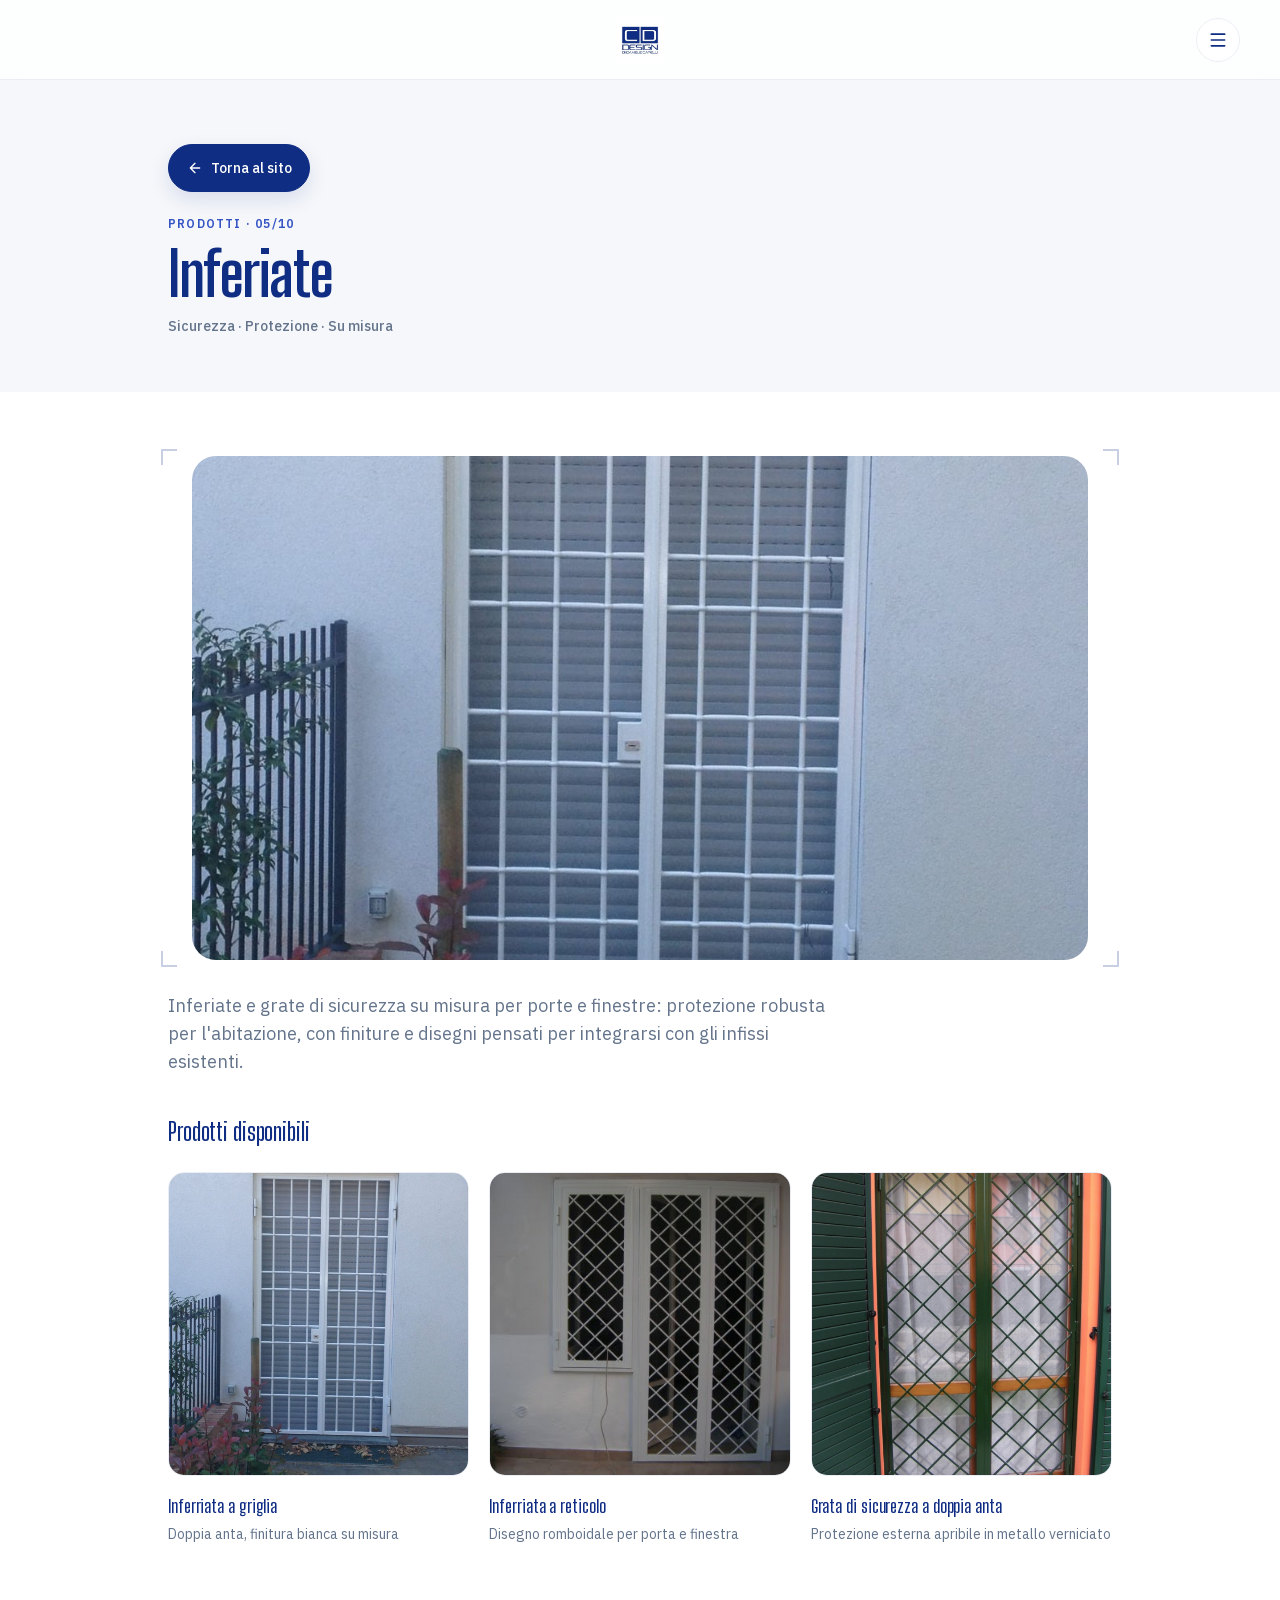
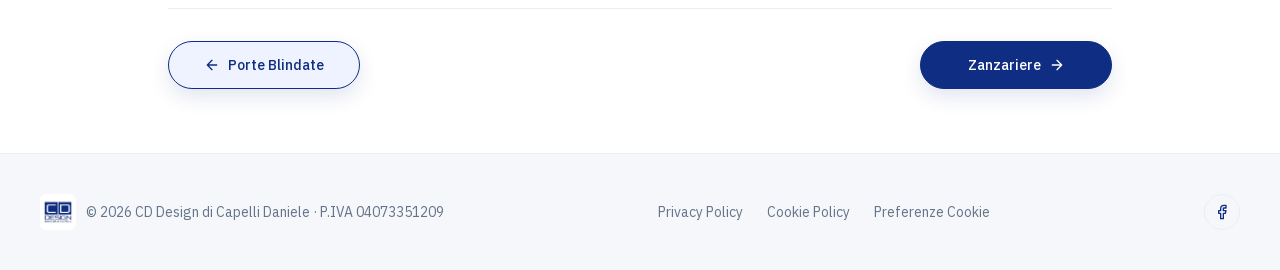
<file: inferiate.html>
<!DOCTYPE html>
<html lang="it">
<head>
<meta charset="UTF-8">
<meta name="viewport" content="width=device-width, initial-scale=1.0">
<script type="text/javascript" src="https://embeds.iubenda.com/widgets/5c360cf1-d263-40f5-886e-3d1045f3835b.js"></script>
<style>#iub-legal-footer { display: none !important; }</style>
<title>Inferiate | CD Design Porte &amp; Finestre</title>
<meta name="description" content="Inferiate e grate di sicurezza su misura per porte e finestre: protezione robusta senza rinunciare alla luce e all'estetica dell'abitazione.">
<link rel="canonical" href="https://cd-design.eu/inferiate.html">
<meta property="og:type" content="website">
<meta property="og:site_name" content="CD Design Porte &amp; Finestre">
<meta property="og:locale" content="it_IT">
<meta property="og:url" content="https://cd-design.eu/inferiate.html">
<meta property="og:title" content="Inferiate | CD Design Porte &amp; Finestre">
<meta property="og:description" content="Inferiate e grate di sicurezza su misura per porte e finestre: protezione robusta senza rinunciare alla luce e all'estetica dell'abitazione.">
<meta property="og:image" content="https://cd-design.eu/images/inferriata-doppia-anta-griglia.jpg">
<meta name="twitter:card" content="summary_large_image">
<meta name="twitter:title" content="Inferiate | CD Design Porte &amp; Finestre">
<meta name="twitter:description" content="Inferiate e grate di sicurezza su misura per porte e finestre: protezione robusta senza rinunciare alla luce e all'estetica dell'abitazione.">
<meta name="twitter:image" content="https://cd-design.eu/images/inferriata-doppia-anta-griglia.jpg">
<link rel="preload" href="assets/fonts/IBMPlexSans-latin-118b756c.woff2" as="font" type="font/woff2" crossorigin>
<link rel="preload" href="assets/fonts/BigShouldersDisplay-latin-48e1b4bf.woff2" as="font" type="font/woff2" crossorigin>
<link rel="stylesheet" href="assets/fonts.css">
<link rel="stylesheet" href="assets/product-gallery.css">
<style>
  html { scroll-behavior: smooth; }
  #dropdownMenu { max-height: calc(100vh - 6rem); overscroll-behavior: contain; -webkit-overflow-scrolling: touch; }
  #prodottiSubmenu { flex-shrink: 0; }
  @supports (height: 100dvh) { #dropdownMenu { max-height: calc(100dvh - 6rem); } }
  body { font-family: 'IBM Plex Sans', sans-serif; background:#fff; color:#0f2d83; }
  h1,h2,h3,h4, .font-display { font-family: 'Big Shoulders Display', sans-serif; letter-spacing: -0.005em; }
  .glass-nav {
    background: rgba(255,255,255,0.8);
    backdrop-filter: blur(12px);
    -webkit-backdrop-filter: blur(12px);
  }

  .spec-frame { position: relative; }
  .spec-tick { position: absolute; width: 16px; height: 16px; opacity: 0.45; pointer-events: none; }
  .spec-tick.tl { top: -7px; left: -7px; border-top: 2px solid currentColor; border-left: 2px solid currentColor; }
  .spec-tick.tr { top: -7px; right: -7px; border-top: 2px solid currentColor; border-right: 2px solid currentColor; }
  .spec-tick.bl { bottom: -7px; left: -7px; border-bottom: 2px solid currentColor; border-left: 2px solid currentColor; }
  .spec-tick.br { bottom: -7px; right: -7px; border-bottom: 2px solid currentColor; border-right: 2px solid currentColor; }
</style>
<link rel="stylesheet" href="assets/tailwind.css">
</head>
<body class="antialiased">

<!-- NAVIGATION -->
<nav class="glass-nav fixed top-0 left-0 right-0 z-50 h-20 border-b border-brand-100">
  <div class="relative max-w-7xl mx-auto h-full px-6 md:px-10 flex items-center justify-end">
    <a href="index.html" aria-label="CD Design - Home" class="absolute left-1/2 top-1/2 -translate-x-1/2 -translate-y-1/2 flex items-center gap-2">
      <img src="images/logo.jpg" alt="CD Design Porte &amp; Finestre" class="h-[3.75rem] md:h-12 w-auto object-contain rounded-md">
    </a>
    <div class="relative">
      <button id="menuBtn" aria-label="Apri menu" aria-expanded="false" class="w-11 h-11 rounded-full border border-brand-100 flex items-center justify-center hover:border-brand-900 transition-colors bg-white/70">
        <svg id="menuIconOpen" width="20" height="20" viewBox="0 0 24 24" aria-hidden="true" style="vertical-align:-0.125em"><path fill="none" stroke="currentColor" stroke-linecap="round" stroke-linejoin="round" stroke-width="2" d="M4 5h16M4 12h16M4 19h16"/></svg>
        <svg id="menuIconClose" class="hidden" width="20" height="20" viewBox="0 0 24 24" aria-hidden="true" style="vertical-align:-0.125em"><path fill="none" stroke="currentColor" stroke-linecap="round" stroke-linejoin="round" stroke-width="2" d="M18 6L6 18M6 6l12 12"/></svg>
      </button>
      <div id="dropdownMenu" class="hidden absolute right-0 top-14 w-72 bg-white rounded-2xl shadow-2xl border border-brand-100 p-3 flex flex-col gap-1 max-h-[80vh] overflow-y-auto">
        <button id="prodottiToggle" type="button" aria-expanded="false" class="w-full flex items-center justify-between px-4 py-3.5 rounded-xl hover:bg-brand-50 transition-colors">
          <span class="text-sm font-semibold">Prodotti</span>
          <span id="prodottiPlus" class="w-6 h-6 rounded-full bg-brand-900 text-white flex items-center justify-center text-base leading-none font-medium transition-transform duration-300 ease-in-out">+</span>
        </button>
        <div id="prodottiSubmenu" class="overflow-hidden max-h-0 transition-[max-height] duration-300 ease-in-out">
          <div class="flex flex-col gap-0.5 pt-1 pb-2 pl-3 border-l-2 border-brand-50 ml-4">
          <a href="infissi-pvc.html" class="px-4 py-2.5 rounded-lg hover:bg-brand-50 text-sm text-brand-400 hover:text-brand-900 transition-colors">Infissi in PVC</a>
          <a href="infissi-alluminio.html" class="px-4 py-2.5 rounded-lg hover:bg-brand-50 text-sm text-brand-400 hover:text-brand-900 transition-colors">Infissi in Alluminio</a>
          <a href="infissi-legno.html" class="px-4 py-2.5 rounded-lg hover:bg-brand-50 text-sm text-brand-400 hover:text-brand-900 transition-colors">Infissi in Legno</a>
          <a href="porte-blindate.html" class="px-4 py-2.5 rounded-lg hover:bg-brand-50 text-sm text-brand-400 hover:text-brand-900 transition-colors">Porte Blindate</a>
          <a href="inferiate.html" class="px-4 py-2.5 rounded-lg hover:bg-brand-50 text-sm text-brand-400 hover:text-brand-900 transition-colors">Inferiate</a>
          <a href="zanzariere.html" class="px-4 py-2.5 rounded-lg hover:bg-brand-50 text-sm text-brand-400 hover:text-brand-900 transition-colors">Zanzariere</a>
          <a href="persiane-scuri-alluminio.html" class="px-4 py-2.5 rounded-lg hover:bg-brand-50 text-sm text-brand-400 hover:text-brand-900 transition-colors">Persiane e Scuri in Alluminio</a>
          <a href="porte-interne.html" class="px-4 py-2.5 rounded-lg hover:bg-brand-50 text-sm text-brand-400 hover:text-brand-900 transition-colors">Porte Interne</a>
          <a href="tapparelle-alluminio.html" class="px-4 py-2.5 rounded-lg hover:bg-brand-50 text-sm text-brand-400 hover:text-brand-900 transition-colors">Tapparelle in Alluminio</a>
          <a href="tende-caduta-sole.html" class="px-4 py-2.5 rounded-lg hover:bg-brand-50 text-sm text-brand-400 hover:text-brand-900 transition-colors">Tende da Sole</a>
          </div>
        </div>
        <a href="index.html#realizzazioni" class="px-4 py-3.5 rounded-xl hover:bg-brand-50 transition-colors text-sm font-medium">Realizzazioni</a>
        <a href="index.html#recensioni" class="px-4 py-3.5 rounded-xl hover:bg-brand-50 transition-colors text-sm font-medium">Recensioni</a>
        <a href="index.html#contatti" class="mt-1 bg-brand-900 text-white text-sm font-semibold px-4 py-3.5 rounded-xl text-center hover:-translate-y-0.5 transition-transform">Richiedi Preventivo</a>
      </div>
    </div>
  </div>
</nav>


<!-- HEADER CATEGORIA -->
<section class="pt-28 pb-10 md:pt-36 md:pb-14 bg-brand-50">
  <div class="max-w-5xl mx-auto px-6 md:px-10">
    <a href="index.html" class="product-back-button inline-flex items-center gap-2 text-sm font-medium transition-all mb-6">
      <svg width="16" height="16" viewBox="0 0 24 24" aria-hidden="true" style="vertical-align:-0.125em"><path fill="none" stroke="currentColor" stroke-linecap="round" stroke-linejoin="round" stroke-width="2" d="m12 19l-7-7l7-7m7 7H5"/></svg>
      Torna al sito
    </a>
    <p class="text-xs font-semibold tracking-widest uppercase text-accent mb-3">Prodotti &middot; 05/10</p>
    <h1 class="font-display font-bold text-4xl md:text-6xl tracking-tight max-w-2xl mb-3">Inferiate</h1>
    <p class="text-sm font-medium text-brand-400">Sicurezza &middot; Protezione &middot; Su misura</p>
  </div>
</section>

<!-- DETTAGLIO -->
<section class="product-detail bg-white py-12 md:py-16">
  <div class="max-w-5xl mx-auto px-6 md:px-10">
    <div class="spec-frame relative mb-8">
      <span class="spec-tick tl text-brand-900/50"></span>
      <span class="spec-tick tr text-brand-900/50"></span>
      <span class="spec-tick bl text-brand-900/50"></span>
      <span class="spec-tick br text-brand-900/50"></span>
      <div class="product-intro-media" style="--intro-position: 50% center;">
      <img src="images/inferriata-doppia-anta-griglia.jpg" width="1100" height="1467" fetchpriority="high" alt="Inferriata a doppia anta con griglia in metallo verniciato bianco" class="w-full h-full object-cover">
    </div>
    </div>
    <p class="text-brand-400 leading-relaxed max-w-2xl mb-10 text-base md:text-lg">Inferiate e grate di sicurezza su misura per porte e finestre: protezione robusta per l'abitazione, con finiture e disegni pensati per integrarsi con gli infissi esistenti.</p>

    <h2 class="font-display font-semibold text-2xl mb-6">Prodotti disponibili</h2>
    <div class="grid sm:grid-cols-2 lg:grid-cols-3 gap-4 md:gap-5 mb-16">
      <div class="group">
        <div class="product-card-media overflow-hidden rounded-2xl h-56 md:h-64 bg-brand-50 border border-brand-100">
          <img src="images/inferriata-doppia-anta-griglia.jpg" loading="lazy" alt="Inferriata a doppia anta con griglia in metallo verniciato bianco" class="w-full h-full object-cover transition-transform duration-500 ease-out group-hover:scale-105">
        </div>
        <h3 class="font-display font-semibold text-lg mt-4">Inferriata a griglia</h3>
        <p class="text-sm text-brand-400 mt-1">Doppia anta, finitura bianca su misura</p>
      </div>
      <div class="group">
        <div class="product-card-media overflow-hidden rounded-2xl h-56 md:h-64 bg-brand-50 border border-brand-100">
          <img src="images/inferriata-doppia-anta-reticolo.jpg" loading="lazy" alt="Inferriata a reticolo romboidale bianca su porta e finestra" class="w-full h-full object-cover transition-transform duration-500 ease-out group-hover:scale-105">
        </div>
        <h3 class="font-display font-semibold text-lg mt-4">Inferriata a reticolo</h3>
        <p class="text-sm text-brand-400 mt-1">Disegno romboidale per porta e finestra</p>
      </div>
      <div class="group">
        <div class="product-card-media overflow-hidden rounded-2xl h-56 md:h-64 bg-brand-50 border border-brand-100">
          <img src="images/foto-117.jpg" loading="lazy" alt="Grata di sicurezza a doppia anta" class="w-full h-full object-cover transition-transform duration-500 ease-out group-hover:scale-105">
        </div>
        <h3 class="font-display font-semibold text-lg mt-4">Grata di sicurezza a doppia anta</h3>
        <p class="text-sm text-brand-400 mt-1">Protezione esterna apribile in metallo verniciato</p>
      </div>
    </div>

    <div class="product-pager flex items-center justify-between border-t border-brand-100 pt-8">
      <a href="porte-blindate.html" class="product-pager__button inline-flex items-center gap-2 text-sm font-medium transition-all">
        <svg width="16" height="16" viewBox="0 0 24 24" aria-hidden="true" style="vertical-align:-0.125em"><path fill="none" stroke="currentColor" stroke-linecap="round" stroke-linejoin="round" stroke-width="2" d="m12 19l-7-7l7-7m7 7H5"/></svg>
        Porte Blindate
      </a>
      <a href="zanzariere.html" class="product-pager__button inline-flex items-center gap-2 text-sm font-medium transition-all">
        Zanzariere
        <svg width="16" height="16" viewBox="0 0 24 24" aria-hidden="true" style="vertical-align:-0.125em"><path fill="none" stroke="currentColor" stroke-linecap="round" stroke-linejoin="round" stroke-width="2" d="M5 12h14m-7-7l7 7l-7 7"/></svg>
      </a>
    </div>
  </div>
</section>

<!-- FOOTER -->
<footer class="bg-brand-50 border-t border-brand-100">
  <div class="max-w-7xl mx-auto px-6 md:px-10 py-10 flex flex-col md:flex-row items-center justify-between gap-6">
    <div class="flex items-center gap-2.5">
      <img src="images/logo.jpg" alt="CD Design" class="h-9 w-auto object-contain rounded-md">
      <p class="text-sm text-brand-400">&copy; <span id="year"></span> CD Design di Capelli Daniele &middot; P.IVA 04073351209</p>
    </div>
    <div class="flex gap-6 text-sm text-brand-400">
      <a href="https://www.iubenda.com/privacy-policy/68390861" class="iubenda-noiframe iubenda-embed hover:text-brand-900 transition-colors" title="Privacy Policy ">Privacy Policy</a>
      <a href="https://www.iubenda.com/privacy-policy/68390861/cookie-policy" class="iubenda-noiframe iubenda-embed hover:text-brand-900 transition-colors" title="Cookie Policy ">Cookie Policy</a>
      <a href="#" class="iubenda-cs-preferences-link hover:text-brand-900 transition-colors">Preferenze Cookie</a>
      <script type="text/javascript">(function (w,d) {var loader = function () {var s = d.createElement("script"), tag = d.getElementsByTagName("script")[0]; s.src="https://cdn.iubenda.com/iubenda.js"; tag.parentNode.insertBefore(s,tag);}; if(w.addEventListener){w.addEventListener("load", loader, false);}else if(w.attachEvent){w.attachEvent("onload", loader);}else{w.onload = loader;}})(window, document);</script>
    </div>
    <div class="flex gap-4">
      <a href="https://www.facebook.com/0cddesign/" target="_blank" rel="noopener" aria-label="Facebook" class="w-9 h-9 rounded-full border border-brand-100 flex items-center justify-center hover:bg-brand-900 hover:text-white hover:border-brand-900 transition-colors">
        <svg width="16" height="16" viewBox="0 0 24 24" aria-hidden="true" style="vertical-align:-0.125em"><path fill="none" stroke="currentColor" stroke-linecap="round" stroke-linejoin="round" stroke-width="2" d="M18 2h-3a5 5 0 0 0-5 5v3H7v4h3v8h4v-8h3l1-4h-4V7a1 1 0 0 1 1-1h3z"/></svg>
      </a>
    </div>
  </div>
</footer>


<script>
  document.getElementById('year').textContent = new Date().getFullYear();

  const menuBtn = document.getElementById('menuBtn');
  const dropdownMenu = document.getElementById('dropdownMenu');
  const menuIconOpen = document.getElementById('menuIconOpen');
  const menuIconClose = document.getElementById('menuIconClose');
  const prodottiToggle = document.getElementById('prodottiToggle');
  const prodottiSubmenu = document.getElementById('prodottiSubmenu');
  const prodottiPlus = document.getElementById('prodottiPlus');

  function collapseSubmenu() {
    prodottiSubmenu.style.maxHeight = '0px';
    prodottiToggle.setAttribute('aria-expanded', 'false');
    prodottiPlus.style.transform = 'rotate(0deg)';
  }
  function closeMenu() {
    dropdownMenu.classList.add('hidden');
    menuIconOpen.classList.remove('hidden');
    menuIconClose.classList.add('hidden');
    menuBtn.setAttribute('aria-expanded', 'false');
    collapseSubmenu();
  }
  function openMenu() {
    dropdownMenu.classList.remove('hidden');
    menuIconOpen.classList.add('hidden');
    menuIconClose.classList.remove('hidden');
    menuBtn.setAttribute('aria-expanded', 'true');
  }
  menuBtn.addEventListener('click', (e) => {
    e.stopPropagation();
    dropdownMenu.classList.contains('hidden') ? openMenu() : closeMenu();
  });
  prodottiToggle.addEventListener('click', (e) => {
    e.stopPropagation();
    const expanded = prodottiToggle.getAttribute('aria-expanded') === 'true';
    if (expanded) {
      collapseSubmenu();
    } else {
      prodottiToggle.setAttribute('aria-expanded', 'true');
      prodottiPlus.style.transform = 'rotate(45deg)';
      prodottiSubmenu.style.maxHeight = prodottiSubmenu.scrollHeight + 'px';
    }
  });
  dropdownMenu.querySelectorAll('a').forEach(a => a.addEventListener('click', closeMenu));
  document.addEventListener('click', (e) => {
    if (!dropdownMenu.contains(e.target) && e.target !== menuBtn) closeMenu();
  });
  document.addEventListener('keydown', (e) => { if (e.key === 'Escape') closeMenu(); });
</script>
<script src="assets/product-gallery.js"></script>
</body>
</html>
</file>
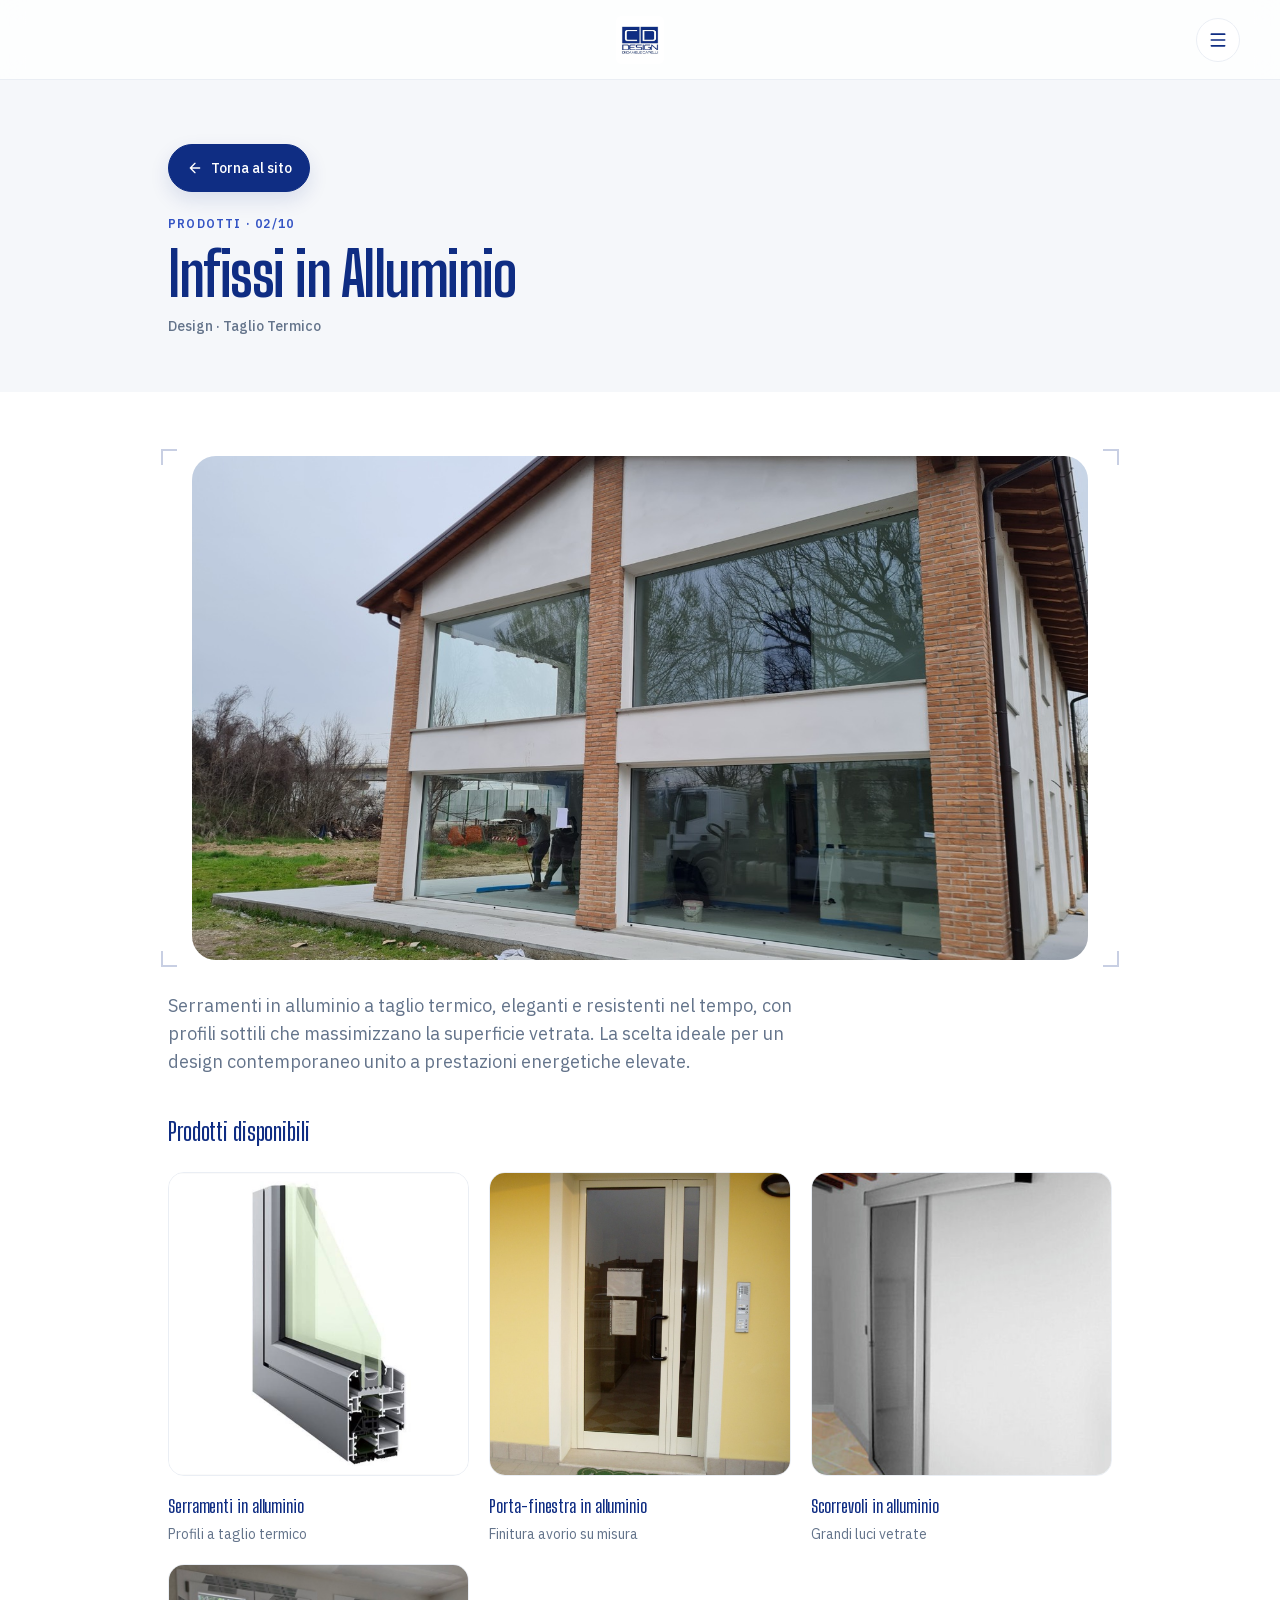
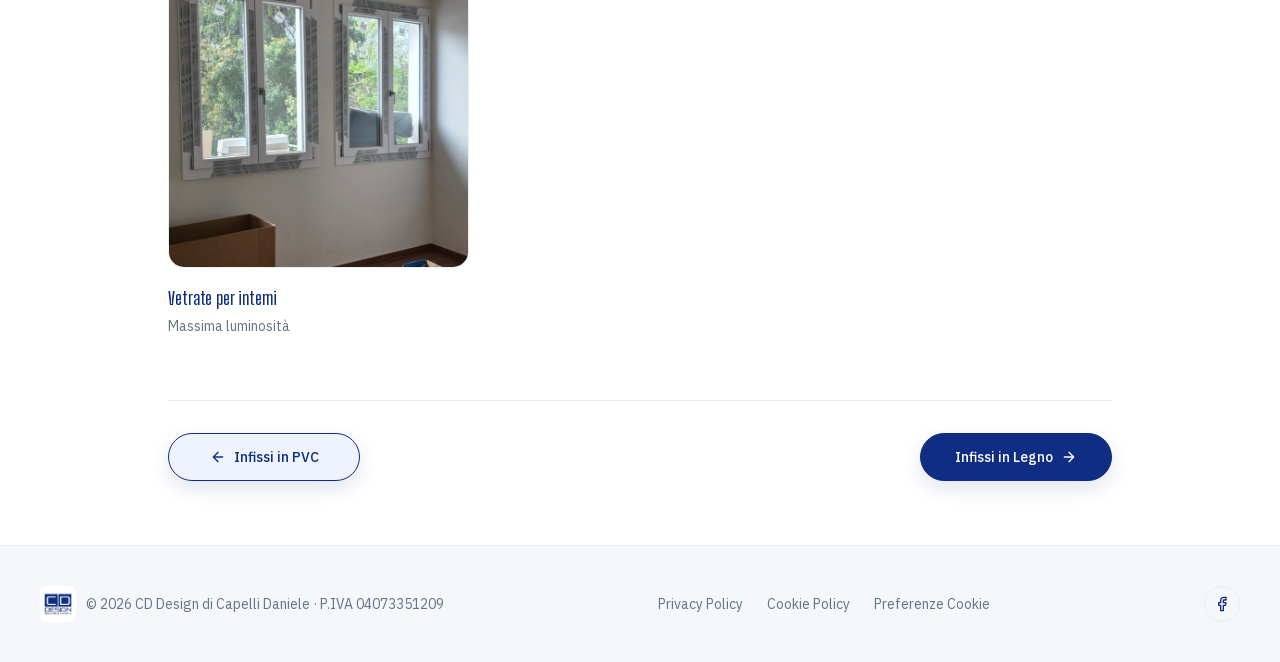
<file: infissi-alluminio.html>
<!DOCTYPE html>
<html lang="it">
<head>
<meta charset="UTF-8">
<meta name="viewport" content="width=device-width, initial-scale=1.0">
<script type="text/javascript" src="https://embeds.iubenda.com/widgets/5c360cf1-d263-40f5-886e-3d1045f3835b.js"></script>
<style>#iub-legal-footer { display: none !important; }</style>
<title>Infissi in Alluminio | CD Design Porte &amp; Finestre</title>
<meta name="description" content="Serramenti in alluminio a taglio termico, eleganti e resistenti nel tempo, con profili sottili che massimizzano la superficie vetrata. La scelta ideale per un design contemporaneo unito a prestazioni energetiche elevate.">
<link rel="canonical" href="https://cd-design.eu/infissi-alluminio.html">
<meta property="og:type" content="website">
<meta property="og:site_name" content="CD Design Porte &amp; Finestre">
<meta property="og:locale" content="it_IT">
<meta property="og:url" content="https://cd-design.eu/infissi-alluminio.html">
<meta property="og:title" content="Infissi in Alluminio | CD Design Porte &amp; Finestre">
<meta property="og:description" content="Serramenti in alluminio a taglio termico, eleganti e resistenti nel tempo, con profili sottili che massimizzano la superficie vetrata. La scelta ideale per un design contemporaneo unito a prestazioni energetiche elevate.">
<meta property="og:image" content="https://cd-design.eu/images/foto-023.jpg">
<meta name="twitter:card" content="summary_large_image">
<meta name="twitter:title" content="Infissi in Alluminio | CD Design Porte &amp; Finestre">
<meta name="twitter:description" content="Serramenti in alluminio a taglio termico, eleganti e resistenti nel tempo, con profili sottili che massimizzano la superficie vetrata. La scelta ideale per un design contemporaneo unito a prestazioni energetiche elevate.">
<meta name="twitter:image" content="https://cd-design.eu/images/foto-023.jpg">
<link rel="preload" href="assets/fonts/IBMPlexSans-latin-118b756c.woff2" as="font" type="font/woff2" crossorigin>
<link rel="preload" href="assets/fonts/BigShouldersDisplay-latin-48e1b4bf.woff2" as="font" type="font/woff2" crossorigin>
<link rel="stylesheet" href="assets/fonts.css">
<link rel="stylesheet" href="assets/product-gallery.css">
<style>
  html { scroll-behavior: smooth; }
  #dropdownMenu { max-height: calc(100vh - 6rem); overscroll-behavior: contain; -webkit-overflow-scrolling: touch; }
  #prodottiSubmenu { flex-shrink: 0; }
  @supports (height: 100dvh) { #dropdownMenu { max-height: calc(100dvh - 6rem); } }
  body { font-family: 'IBM Plex Sans', sans-serif; background:#fff; color:#0f2d83; }
  h1,h2,h3,h4, .font-display { font-family: 'Big Shoulders Display', sans-serif; letter-spacing: -0.005em; }
  .glass-nav {
    background: rgba(255,255,255,0.8);
    backdrop-filter: blur(12px);
    -webkit-backdrop-filter: blur(12px);
  }

  .spec-frame { position: relative; }
  .spec-tick { position: absolute; width: 16px; height: 16px; opacity: 0.45; pointer-events: none; }
  .spec-tick.tl { top: -7px; left: -7px; border-top: 2px solid currentColor; border-left: 2px solid currentColor; }
  .spec-tick.tr { top: -7px; right: -7px; border-top: 2px solid currentColor; border-right: 2px solid currentColor; }
  .spec-tick.bl { bottom: -7px; left: -7px; border-bottom: 2px solid currentColor; border-left: 2px solid currentColor; }
  .spec-tick.br { bottom: -7px; right: -7px; border-bottom: 2px solid currentColor; border-right: 2px solid currentColor; }
</style>
<link rel="stylesheet" href="assets/tailwind.css">
</head>
<body class="antialiased">

<!-- NAVIGATION -->
<nav class="glass-nav fixed top-0 left-0 right-0 z-50 h-20 border-b border-brand-100">
  <div class="relative max-w-7xl mx-auto h-full px-6 md:px-10 flex items-center justify-end">
    <a href="index.html" aria-label="CD Design - Home" class="absolute left-1/2 top-1/2 -translate-x-1/2 -translate-y-1/2 flex items-center gap-2">
      <img src="images/logo.jpg" alt="CD Design Porte &amp; Finestre" class="h-[3.75rem] md:h-12 w-auto object-contain rounded-md">
    </a>
    <div class="relative">
      <button id="menuBtn" aria-label="Apri menu" aria-expanded="false" class="w-11 h-11 rounded-full border border-brand-100 flex items-center justify-center hover:border-brand-900 transition-colors bg-white/70">
        <svg id="menuIconOpen" width="20" height="20" viewBox="0 0 24 24" aria-hidden="true" style="vertical-align:-0.125em"><path fill="none" stroke="currentColor" stroke-linecap="round" stroke-linejoin="round" stroke-width="2" d="M4 5h16M4 12h16M4 19h16"/></svg>
        <svg id="menuIconClose" class="hidden" width="20" height="20" viewBox="0 0 24 24" aria-hidden="true" style="vertical-align:-0.125em"><path fill="none" stroke="currentColor" stroke-linecap="round" stroke-linejoin="round" stroke-width="2" d="M18 6L6 18M6 6l12 12"/></svg>
      </button>
      <div id="dropdownMenu" class="hidden absolute right-0 top-14 w-72 bg-white rounded-2xl shadow-2xl border border-brand-100 p-3 flex flex-col gap-1 max-h-[80vh] overflow-y-auto">
        <button id="prodottiToggle" type="button" aria-expanded="false" class="w-full flex items-center justify-between px-4 py-3.5 rounded-xl hover:bg-brand-50 transition-colors">
          <span class="text-sm font-semibold">Prodotti</span>
          <span id="prodottiPlus" class="w-6 h-6 rounded-full bg-brand-900 text-white flex items-center justify-center text-base leading-none font-medium transition-transform duration-300 ease-in-out">+</span>
        </button>
        <div id="prodottiSubmenu" class="overflow-hidden max-h-0 transition-[max-height] duration-300 ease-in-out">
          <div class="flex flex-col gap-0.5 pt-1 pb-2 pl-3 border-l-2 border-brand-50 ml-4">
          <a href="infissi-pvc.html" class="px-4 py-2.5 rounded-lg hover:bg-brand-50 text-sm text-brand-400 hover:text-brand-900 transition-colors">Infissi in PVC</a>
          <a href="infissi-alluminio.html" class="px-4 py-2.5 rounded-lg hover:bg-brand-50 text-sm text-brand-400 hover:text-brand-900 transition-colors">Infissi in Alluminio</a>
          <a href="infissi-legno.html" class="px-4 py-2.5 rounded-lg hover:bg-brand-50 text-sm text-brand-400 hover:text-brand-900 transition-colors">Infissi in Legno</a>
          <a href="porte-blindate.html" class="px-4 py-2.5 rounded-lg hover:bg-brand-50 text-sm text-brand-400 hover:text-brand-900 transition-colors">Porte Blindate</a>
          <a href="inferiate.html" class="px-4 py-2.5 rounded-lg hover:bg-brand-50 text-sm text-brand-400 hover:text-brand-900 transition-colors">Inferiate</a>
          <a href="zanzariere.html" class="px-4 py-2.5 rounded-lg hover:bg-brand-50 text-sm text-brand-400 hover:text-brand-900 transition-colors">Zanzariere</a>
          <a href="persiane-scuri-alluminio.html" class="px-4 py-2.5 rounded-lg hover:bg-brand-50 text-sm text-brand-400 hover:text-brand-900 transition-colors">Persiane e Scuri in Alluminio</a>
          <a href="porte-interne.html" class="px-4 py-2.5 rounded-lg hover:bg-brand-50 text-sm text-brand-400 hover:text-brand-900 transition-colors">Porte Interne</a>
          <a href="tapparelle-alluminio.html" class="px-4 py-2.5 rounded-lg hover:bg-brand-50 text-sm text-brand-400 hover:text-brand-900 transition-colors">Tapparelle in Alluminio</a>
          <a href="tende-caduta-sole.html" class="px-4 py-2.5 rounded-lg hover:bg-brand-50 text-sm text-brand-400 hover:text-brand-900 transition-colors">Tende da Sole</a>
          </div>
        </div>
        <a href="index.html#realizzazioni" class="px-4 py-3.5 rounded-xl hover:bg-brand-50 transition-colors text-sm font-medium">Realizzazioni</a>
        <a href="index.html#recensioni" class="px-4 py-3.5 rounded-xl hover:bg-brand-50 transition-colors text-sm font-medium">Recensioni</a>
        <a href="index.html#contatti" class="mt-1 bg-brand-900 text-white text-sm font-semibold px-4 py-3.5 rounded-xl text-center hover:-translate-y-0.5 transition-transform">Richiedi Preventivo</a>
      </div>
    </div>
  </div>
</nav>


<!-- HEADER CATEGORIA -->
<section class="pt-28 pb-10 md:pt-36 md:pb-14 bg-brand-50">
  <div class="max-w-5xl mx-auto px-6 md:px-10">
    <a href="index.html" class="product-back-button inline-flex items-center gap-2 text-sm font-medium transition-all mb-6">
      <svg width="16" height="16" viewBox="0 0 24 24" aria-hidden="true" style="vertical-align:-0.125em"><path fill="none" stroke="currentColor" stroke-linecap="round" stroke-linejoin="round" stroke-width="2" d="m12 19l-7-7l7-7m7 7H5"/></svg>
      Torna al sito
    </a>
    <p class="text-xs font-semibold tracking-widest uppercase text-accent mb-3">Prodotti &middot; 02/10</p>
    <h1 class="font-display font-bold text-4xl md:text-6xl tracking-tight max-w-2xl mb-3">Infissi in Alluminio</h1>
    <p class="text-sm font-medium text-brand-400">Design &middot; Taglio Termico</p>
  </div>
</section>

<!-- DETTAGLIO -->
<section class="product-detail bg-white py-12 md:py-16">
  <div class="max-w-5xl mx-auto px-6 md:px-10">
    <div class="spec-frame relative mb-8">
      <span class="spec-tick tl text-brand-900/50"></span>
      <span class="spec-tick tr text-brand-900/50"></span>
      <span class="spec-tick bl text-brand-900/50"></span>
      <span class="spec-tick br text-brand-900/50"></span>
      <div class="product-intro-media" style="--intro-position: 50% 52%;">
      <img src="images/foto-023.jpg" width="1400" height="1050" fetchpriority="high" alt="Vetrate in alluminio realizzate da CD Design" class="w-full h-full object-cover">
    </div>
    </div>
    <p class="text-brand-400 leading-relaxed max-w-2xl mb-10 text-base md:text-lg">Serramenti in alluminio a taglio termico, eleganti e resistenti nel tempo, con profili sottili che massimizzano la superficie vetrata. La scelta ideale per un design contemporaneo unito a prestazioni energetiche elevate.</p>

    <h2 class="font-display font-semibold text-2xl mb-6">Prodotti disponibili</h2>
    <div class="grid sm:grid-cols-2 lg:grid-cols-3 gap-4 md:gap-5 mb-16">
      <div class="group">
        <div class="product-card-media overflow-hidden rounded-2xl h-56 md:h-64 bg-brand-50 border border-brand-100">
          <img src="images/foto-156.jpg" loading="lazy" alt="Serramenti in alluminio" class="w-full h-full object-contain p-3 transition-transform duration-500 ease-out group-hover:scale-105">
        </div>
        <h3 class="font-display font-semibold text-lg mt-4">Serramenti in alluminio</h3>
        <p class="text-sm text-brand-400 mt-1">Profili a taglio termico</p>
      </div>
      <div class="group">
        <div class="product-card-media overflow-hidden rounded-2xl h-56 md:h-64 bg-brand-50 border border-brand-100">
          <img src="images/foto-116.jpg" loading="lazy" alt="Porta-finestra in alluminio" class="w-full h-full object-contain p-3 transition-transform duration-500 ease-out group-hover:scale-105">
        </div>
        <h3 class="font-display font-semibold text-lg mt-4">Porta-finestra in alluminio</h3>
        <p class="text-sm text-brand-400 mt-1">Finitura avorio su misura</p>
      </div>
      <div class="group">
        <div class="product-card-media overflow-hidden rounded-2xl h-56 md:h-64 bg-brand-50 border border-brand-100">
          <img src="images/foto-149.jpg" loading="lazy" alt="Scorrevoli in alluminio" class="w-full h-full object-cover transition-transform duration-500 ease-out group-hover:scale-105">
        </div>
        <h3 class="font-display font-semibold text-lg mt-4">Scorrevoli in alluminio</h3>
        <p class="text-sm text-brand-400 mt-1">Grandi luci vetrate</p>
      </div>
      <div class="group">
        <div class="product-card-media overflow-hidden rounded-2xl h-56 md:h-64 bg-brand-50 border border-brand-100">
          <img src="images/foto-063.jpg" loading="lazy" alt="Vetrate per interni" class="w-full h-full object-cover transition-transform duration-500 ease-out group-hover:scale-105">
        </div>
        <h3 class="font-display font-semibold text-lg mt-4">Vetrate per interni</h3>
        <p class="text-sm text-brand-400 mt-1">Massima luminosità</p>
      </div>
    </div>

    <div class="product-pager flex items-center justify-between border-t border-brand-100 pt-8">
      <a href="infissi-pvc.html" class="product-pager__button inline-flex items-center gap-2 text-sm font-medium transition-all">
        <svg width="16" height="16" viewBox="0 0 24 24" aria-hidden="true" style="vertical-align:-0.125em"><path fill="none" stroke="currentColor" stroke-linecap="round" stroke-linejoin="round" stroke-width="2" d="m12 19l-7-7l7-7m7 7H5"/></svg>
        Infissi in PVC
      </a>
      <a href="infissi-legno.html" class="product-pager__button inline-flex items-center gap-2 text-sm font-medium transition-all">
        Infissi in Legno
        <svg width="16" height="16" viewBox="0 0 24 24" aria-hidden="true" style="vertical-align:-0.125em"><path fill="none" stroke="currentColor" stroke-linecap="round" stroke-linejoin="round" stroke-width="2" d="M5 12h14m-7-7l7 7l-7 7"/></svg>
      </a>
    </div>
  </div>
</section>

<!-- FOOTER -->
<footer class="bg-brand-50 border-t border-brand-100">
  <div class="max-w-7xl mx-auto px-6 md:px-10 py-10 flex flex-col md:flex-row items-center justify-between gap-6">
    <div class="flex items-center gap-2.5">
      <img src="images/logo.jpg" alt="CD Design" class="h-9 w-auto object-contain rounded-md">
      <p class="text-sm text-brand-400">&copy; <span id="year"></span> CD Design di Capelli Daniele &middot; P.IVA 04073351209</p>
    </div>
    <div class="flex gap-6 text-sm text-brand-400">
      <a href="https://www.iubenda.com/privacy-policy/68390861" class="iubenda-noiframe iubenda-embed hover:text-brand-900 transition-colors" title="Privacy Policy ">Privacy Policy</a>
      <a href="https://www.iubenda.com/privacy-policy/68390861/cookie-policy" class="iubenda-noiframe iubenda-embed hover:text-brand-900 transition-colors" title="Cookie Policy ">Cookie Policy</a>
      <a href="#" class="iubenda-cs-preferences-link hover:text-brand-900 transition-colors">Preferenze Cookie</a>
      <script type="text/javascript">(function (w,d) {var loader = function () {var s = d.createElement("script"), tag = d.getElementsByTagName("script")[0]; s.src="https://cdn.iubenda.com/iubenda.js"; tag.parentNode.insertBefore(s,tag);}; if(w.addEventListener){w.addEventListener("load", loader, false);}else if(w.attachEvent){w.attachEvent("onload", loader);}else{w.onload = loader;}})(window, document);</script>
    </div>
    <div class="flex gap-4">
      <a href="https://www.facebook.com/0cddesign/" target="_blank" rel="noopener" aria-label="Facebook" class="w-9 h-9 rounded-full border border-brand-100 flex items-center justify-center hover:bg-brand-900 hover:text-white hover:border-brand-900 transition-colors">
        <svg width="16" height="16" viewBox="0 0 24 24" aria-hidden="true" style="vertical-align:-0.125em"><path fill="none" stroke="currentColor" stroke-linecap="round" stroke-linejoin="round" stroke-width="2" d="M18 2h-3a5 5 0 0 0-5 5v3H7v4h3v8h4v-8h3l1-4h-4V7a1 1 0 0 1 1-1h3z"/></svg>
      </a>
    </div>
  </div>
</footer>


<script>
  document.getElementById('year').textContent = new Date().getFullYear();

  const menuBtn = document.getElementById('menuBtn');
  const dropdownMenu = document.getElementById('dropdownMenu');
  const menuIconOpen = document.getElementById('menuIconOpen');
  const menuIconClose = document.getElementById('menuIconClose');
  const prodottiToggle = document.getElementById('prodottiToggle');
  const prodottiSubmenu = document.getElementById('prodottiSubmenu');
  const prodottiPlus = document.getElementById('prodottiPlus');

  function collapseSubmenu() {
    prodottiSubmenu.style.maxHeight = '0px';
    prodottiToggle.setAttribute('aria-expanded', 'false');
    prodottiPlus.style.transform = 'rotate(0deg)';
  }
  function closeMenu() {
    dropdownMenu.classList.add('hidden');
    menuIconOpen.classList.remove('hidden');
    menuIconClose.classList.add('hidden');
    menuBtn.setAttribute('aria-expanded', 'false');
    collapseSubmenu();
  }
  function openMenu() {
    dropdownMenu.classList.remove('hidden');
    menuIconOpen.classList.add('hidden');
    menuIconClose.classList.remove('hidden');
    menuBtn.setAttribute('aria-expanded', 'true');
  }
  menuBtn.addEventListener('click', (e) => {
    e.stopPropagation();
    dropdownMenu.classList.contains('hidden') ? openMenu() : closeMenu();
  });
  prodottiToggle.addEventListener('click', (e) => {
    e.stopPropagation();
    const expanded = prodottiToggle.getAttribute('aria-expanded') === 'true';
    if (expanded) {
      collapseSubmenu();
    } else {
      prodottiToggle.setAttribute('aria-expanded', 'true');
      prodottiPlus.style.transform = 'rotate(45deg)';
      prodottiSubmenu.style.maxHeight = prodottiSubmenu.scrollHeight + 'px';
    }
  });
  dropdownMenu.querySelectorAll('a').forEach(a => a.addEventListener('click', closeMenu));
  document.addEventListener('click', (e) => {
    if (!dropdownMenu.contains(e.target) && e.target !== menuBtn) closeMenu();
  });
  document.addEventListener('keydown', (e) => { if (e.key === 'Escape') closeMenu(); });
</script>
<script src="assets/product-gallery.js"></script>
</body>
</html>
</file>
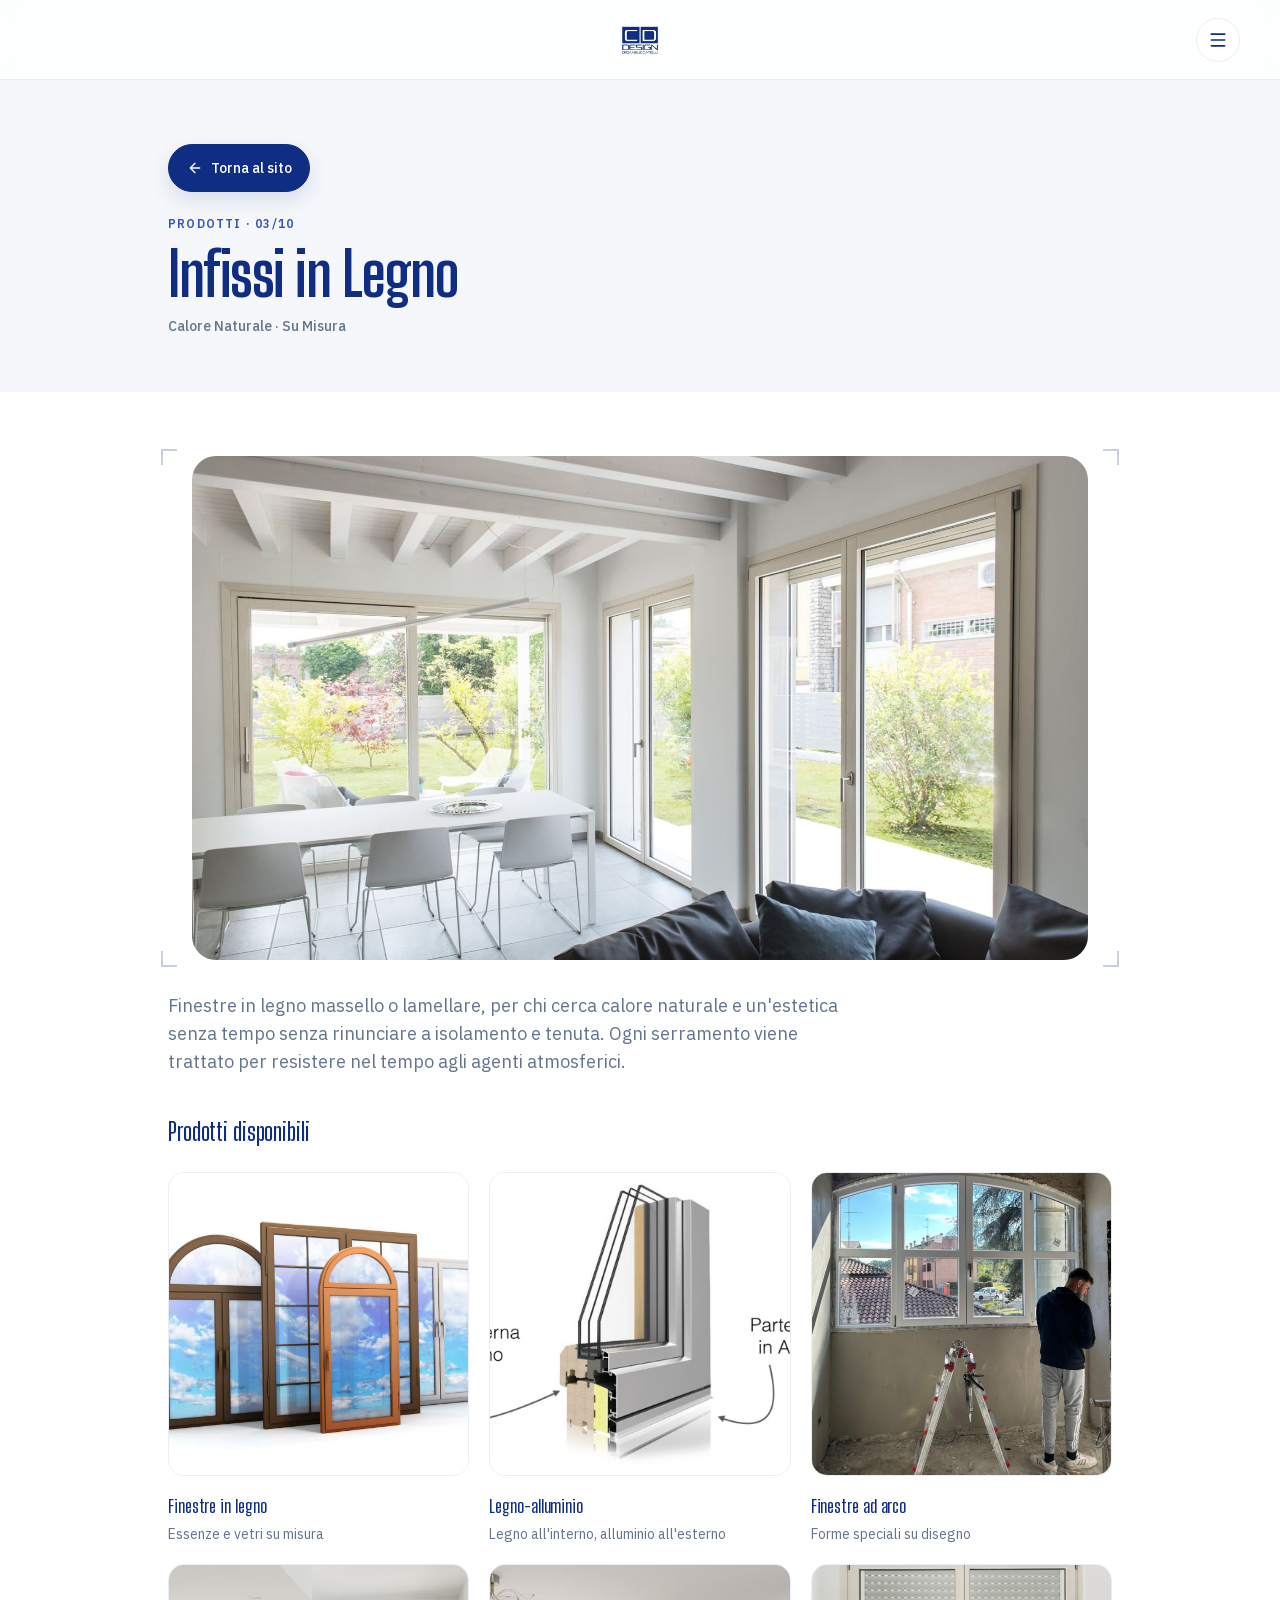
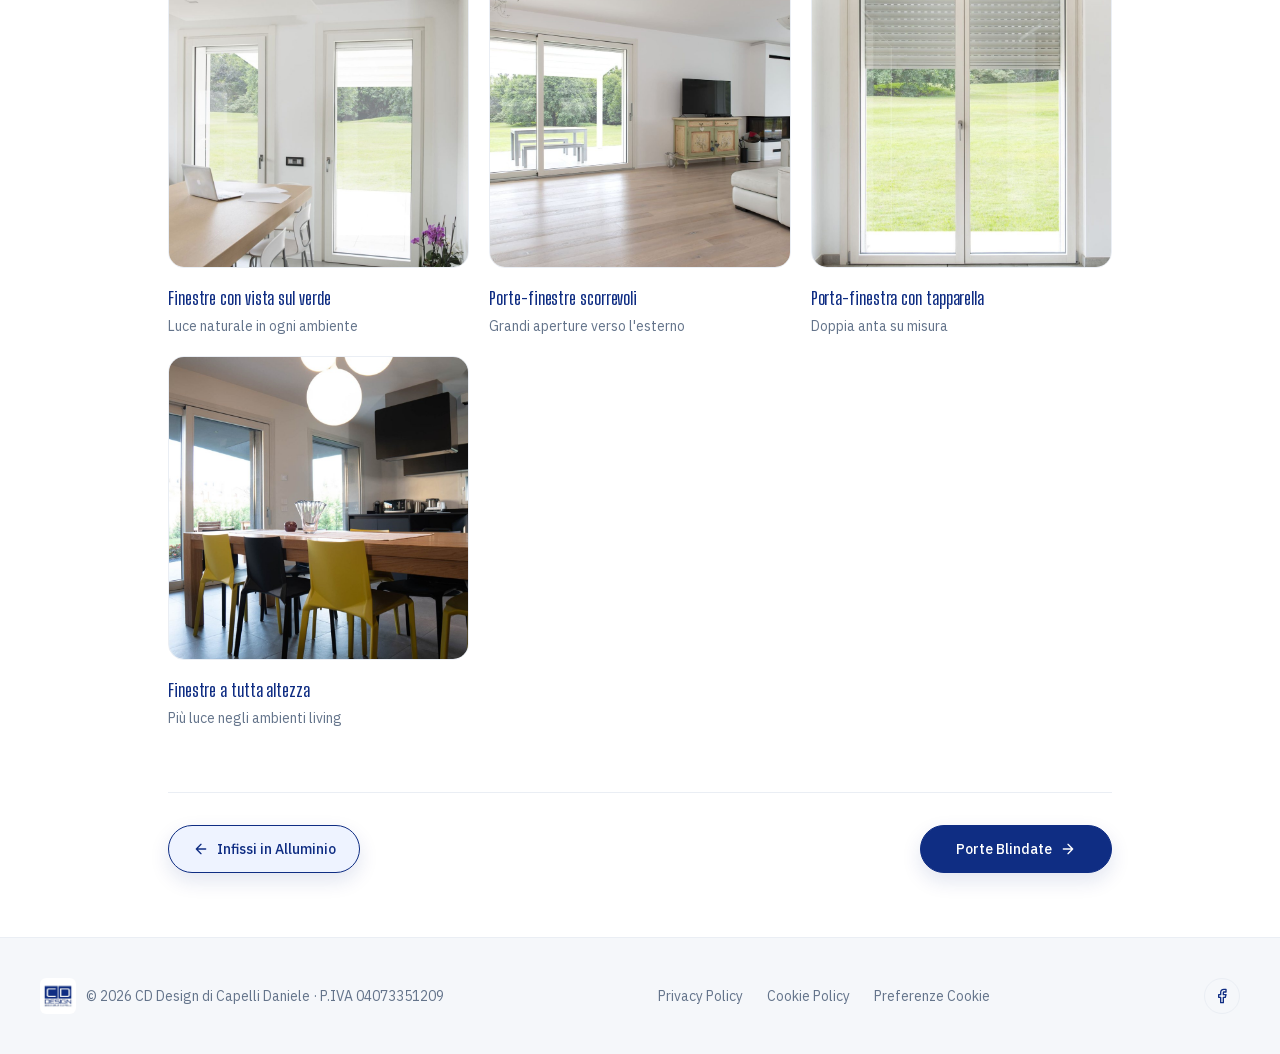
<file: infissi-legno.html>
<!DOCTYPE html>
<html lang="it">
<head>
<meta charset="UTF-8">
<meta name="viewport" content="width=device-width, initial-scale=1.0">
<script type="text/javascript" src="https://embeds.iubenda.com/widgets/5c360cf1-d263-40f5-886e-3d1045f3835b.js"></script>
<style>#iub-legal-footer { display: none !important; }</style>
<title>Infissi in Legno | CD Design Porte &amp; Finestre</title>
<meta name="description" content="Finestre in legno massello o lamellare, per chi cerca calore naturale e un'estetica senza tempo senza rinunciare a isolamento e tenuta. Ogni serramento viene trattato per resistere nel tempo agli agenti atmosferici.">
<link rel="canonical" href="https://cd-design.eu/infissi-legno.html">
<meta property="og:type" content="website">
<meta property="og:site_name" content="CD Design Porte &amp; Finestre">
<meta property="og:locale" content="it_IT">
<meta property="og:url" content="https://cd-design.eu/infissi-legno.html">
<meta property="og:title" content="Infissi in Legno | CD Design Porte &amp; Finestre">
<meta property="og:description" content="Finestre in legno massello o lamellare, per chi cerca calore naturale e un'estetica senza tempo senza rinunciare a isolamento e tenuta. Ogni serramento viene trattato per resistere nel tempo agli agenti atmosferici.">
<meta property="og:image" content="https://cd-design.eu/images/infissi-legno-pavanello.jpg">
<meta name="twitter:card" content="summary_large_image">
<meta name="twitter:title" content="Infissi in Legno | CD Design Porte &amp; Finestre">
<meta name="twitter:description" content="Finestre in legno massello o lamellare, per chi cerca calore naturale e un'estetica senza tempo senza rinunciare a isolamento e tenuta. Ogni serramento viene trattato per resistere nel tempo agli agenti atmosferici.">
<meta name="twitter:image" content="https://cd-design.eu/images/infissi-legno-pavanello.jpg">
<link rel="preload" href="assets/fonts/IBMPlexSans-latin-118b756c.woff2" as="font" type="font/woff2" crossorigin>
<link rel="preload" href="assets/fonts/BigShouldersDisplay-latin-48e1b4bf.woff2" as="font" type="font/woff2" crossorigin>
<link rel="stylesheet" href="assets/fonts.css">
<link rel="stylesheet" href="assets/product-gallery.css">
<style>
  html { scroll-behavior: smooth; }
  #dropdownMenu { max-height: calc(100vh - 6rem); overscroll-behavior: contain; -webkit-overflow-scrolling: touch; }
  #prodottiSubmenu { flex-shrink: 0; }
  @supports (height: 100dvh) { #dropdownMenu { max-height: calc(100dvh - 6rem); } }
  body { font-family: 'IBM Plex Sans', sans-serif; background:#fff; color:#0f2d83; }
  h1,h2,h3,h4, .font-display { font-family: 'Big Shoulders Display', sans-serif; letter-spacing: -0.005em; }
  .glass-nav {
    background: rgba(255,255,255,0.8);
    backdrop-filter: blur(12px);
    -webkit-backdrop-filter: blur(12px);
  }

  .spec-frame { position: relative; }
  .spec-tick { position: absolute; width: 16px; height: 16px; opacity: 0.45; pointer-events: none; }
  .spec-tick.tl { top: -7px; left: -7px; border-top: 2px solid currentColor; border-left: 2px solid currentColor; }
  .spec-tick.tr { top: -7px; right: -7px; border-top: 2px solid currentColor; border-right: 2px solid currentColor; }
  .spec-tick.bl { bottom: -7px; left: -7px; border-bottom: 2px solid currentColor; border-left: 2px solid currentColor; }
  .spec-tick.br { bottom: -7px; right: -7px; border-bottom: 2px solid currentColor; border-right: 2px solid currentColor; }
</style>
<link rel="stylesheet" href="assets/tailwind.css">
</head>
<body class="antialiased">

<!-- NAVIGATION -->
<nav class="glass-nav fixed top-0 left-0 right-0 z-50 h-20 border-b border-brand-100">
  <div class="relative max-w-7xl mx-auto h-full px-6 md:px-10 flex items-center justify-end">
    <a href="index.html" aria-label="CD Design - Home" class="absolute left-1/2 top-1/2 -translate-x-1/2 -translate-y-1/2 flex items-center gap-2">
      <img src="images/logo.jpg" alt="CD Design Porte &amp; Finestre" class="h-[3.75rem] md:h-12 w-auto object-contain rounded-md">
    </a>
    <div class="relative">
      <button id="menuBtn" aria-label="Apri menu" aria-expanded="false" class="w-11 h-11 rounded-full border border-brand-100 flex items-center justify-center hover:border-brand-900 transition-colors bg-white/70">
        <svg id="menuIconOpen" width="20" height="20" viewBox="0 0 24 24" aria-hidden="true" style="vertical-align:-0.125em"><path fill="none" stroke="currentColor" stroke-linecap="round" stroke-linejoin="round" stroke-width="2" d="M4 5h16M4 12h16M4 19h16"/></svg>
        <svg id="menuIconClose" class="hidden" width="20" height="20" viewBox="0 0 24 24" aria-hidden="true" style="vertical-align:-0.125em"><path fill="none" stroke="currentColor" stroke-linecap="round" stroke-linejoin="round" stroke-width="2" d="M18 6L6 18M6 6l12 12"/></svg>
      </button>
      <div id="dropdownMenu" class="hidden absolute right-0 top-14 w-72 bg-white rounded-2xl shadow-2xl border border-brand-100 p-3 flex flex-col gap-1 max-h-[80vh] overflow-y-auto">
        <button id="prodottiToggle" type="button" aria-expanded="false" class="w-full flex items-center justify-between px-4 py-3.5 rounded-xl hover:bg-brand-50 transition-colors">
          <span class="text-sm font-semibold">Prodotti</span>
          <span id="prodottiPlus" class="w-6 h-6 rounded-full bg-brand-900 text-white flex items-center justify-center text-base leading-none font-medium transition-transform duration-300 ease-in-out">+</span>
        </button>
        <div id="prodottiSubmenu" class="overflow-hidden max-h-0 transition-[max-height] duration-300 ease-in-out">
          <div class="flex flex-col gap-0.5 pt-1 pb-2 pl-3 border-l-2 border-brand-50 ml-4">
          <a href="infissi-pvc.html" class="px-4 py-2.5 rounded-lg hover:bg-brand-50 text-sm text-brand-400 hover:text-brand-900 transition-colors">Infissi in PVC</a>
          <a href="infissi-alluminio.html" class="px-4 py-2.5 rounded-lg hover:bg-brand-50 text-sm text-brand-400 hover:text-brand-900 transition-colors">Infissi in Alluminio</a>
          <a href="infissi-legno.html" class="px-4 py-2.5 rounded-lg hover:bg-brand-50 text-sm text-brand-400 hover:text-brand-900 transition-colors">Infissi in Legno</a>
          <a href="porte-blindate.html" class="px-4 py-2.5 rounded-lg hover:bg-brand-50 text-sm text-brand-400 hover:text-brand-900 transition-colors">Porte Blindate</a>
          <a href="inferiate.html" class="px-4 py-2.5 rounded-lg hover:bg-brand-50 text-sm text-brand-400 hover:text-brand-900 transition-colors">Inferiate</a>
          <a href="zanzariere.html" class="px-4 py-2.5 rounded-lg hover:bg-brand-50 text-sm text-brand-400 hover:text-brand-900 transition-colors">Zanzariere</a>
          <a href="persiane-scuri-alluminio.html" class="px-4 py-2.5 rounded-lg hover:bg-brand-50 text-sm text-brand-400 hover:text-brand-900 transition-colors">Persiane e Scuri in Alluminio</a>
          <a href="porte-interne.html" class="px-4 py-2.5 rounded-lg hover:bg-brand-50 text-sm text-brand-400 hover:text-brand-900 transition-colors">Porte Interne</a>
          <a href="tapparelle-alluminio.html" class="px-4 py-2.5 rounded-lg hover:bg-brand-50 text-sm text-brand-400 hover:text-brand-900 transition-colors">Tapparelle in Alluminio</a>
          <a href="tende-caduta-sole.html" class="px-4 py-2.5 rounded-lg hover:bg-brand-50 text-sm text-brand-400 hover:text-brand-900 transition-colors">Tende da Sole</a>
          </div>
        </div>
        <a href="index.html#realizzazioni" class="px-4 py-3.5 rounded-xl hover:bg-brand-50 transition-colors text-sm font-medium">Realizzazioni</a>
        <a href="index.html#recensioni" class="px-4 py-3.5 rounded-xl hover:bg-brand-50 transition-colors text-sm font-medium">Recensioni</a>
        <a href="index.html#contatti" class="mt-1 bg-brand-900 text-white text-sm font-semibold px-4 py-3.5 rounded-xl text-center hover:-translate-y-0.5 transition-transform">Richiedi Preventivo</a>
      </div>
    </div>
  </div>
</nav>


<!-- HEADER CATEGORIA -->
<section class="pt-28 pb-10 md:pt-36 md:pb-14 bg-brand-50">
  <div class="max-w-5xl mx-auto px-6 md:px-10">
    <a href="index.html" class="product-back-button inline-flex items-center gap-2 text-sm font-medium transition-all mb-6">
      <svg width="16" height="16" viewBox="0 0 24 24" aria-hidden="true" style="vertical-align:-0.125em"><path fill="none" stroke="currentColor" stroke-linecap="round" stroke-linejoin="round" stroke-width="2" d="m12 19l-7-7l7-7m7 7H5"/></svg>
      Torna al sito
    </a>
    <p class="text-xs font-semibold tracking-widest uppercase text-accent mb-3">Prodotti &middot; 03/10</p>
    <h1 class="font-display font-bold text-4xl md:text-6xl tracking-tight max-w-2xl mb-3">Infissi in Legno</h1>
    <p class="text-sm font-medium text-brand-400">Calore Naturale &middot; Su Misura</p>
  </div>
</section>

<!-- DETTAGLIO -->
<section class="product-detail bg-white py-12 md:py-16">
  <div class="max-w-5xl mx-auto px-6 md:px-10">
    <div class="spec-frame relative mb-8">
      <span class="spec-tick tl text-brand-900/50"></span>
      <span class="spec-tick tr text-brand-900/50"></span>
      <span class="spec-tick bl text-brand-900/50"></span>
      <span class="spec-tick br text-brand-900/50"></span>
      <div class="product-intro-media" style="--intro-position: 50% 55%;">
        <img src="images/infissi-legno-pavanello.jpg" width="1600" height="1068" fetchpriority="high" alt="Interno luminoso con finestre e porte-finestre in legno Pavanello" class="w-full h-full object-cover">
      </div>
    </div>
    <p class="text-brand-400 leading-relaxed max-w-2xl mb-10 text-base md:text-lg">Finestre in legno massello o lamellare, per chi cerca calore naturale e un'estetica senza tempo senza rinunciare a isolamento e tenuta. Ogni serramento viene trattato per resistere nel tempo agli agenti atmosferici.</p>

    <h2 class="font-display font-semibold text-2xl mb-6">Prodotti disponibili</h2>
    <div class="grid sm:grid-cols-2 lg:grid-cols-3 gap-4 md:gap-5 mb-16">
      <div class="group">
        <div class="product-card-media overflow-hidden rounded-2xl h-56 md:h-64 bg-brand-50 border border-brand-100">
          <img src="images/foto-167.jpg" loading="lazy" alt="Finestre in legno" class="w-full h-full object-cover transition-transform duration-500 ease-out group-hover:scale-105">
        </div>
        <h3 class="font-display font-semibold text-lg mt-4">Finestre in legno</h3>
        <p class="text-sm text-brand-400 mt-1">Essenze e vetri su misura</p>
      </div>
      <div class="group">
        <div class="product-card-media overflow-hidden rounded-2xl h-56 md:h-64 bg-brand-50 border border-brand-100">
          <img src="images/foto-193.jpg" loading="lazy" alt="Legno-alluminio" class="w-full h-full object-contain p-3 transition-transform duration-500 ease-out group-hover:scale-105">
        </div>
        <h3 class="font-display font-semibold text-lg mt-4">Legno-alluminio</h3>
        <p class="text-sm text-brand-400 mt-1">Legno all'interno, alluminio all'esterno</p>
      </div>
      <div class="group">
        <div class="product-card-media overflow-hidden rounded-2xl h-56 md:h-64 bg-brand-50 border border-brand-100">
          <img src="images/foto-121.jpg" loading="lazy" alt="Finestre ad arco" class="w-full h-full object-cover object-[50%_12%] transition-transform duration-500 ease-out group-hover:scale-105">
        </div>
        <h3 class="font-display font-semibold text-lg mt-4">Finestre ad arco</h3>
        <p class="text-sm text-brand-400 mt-1">Forme speciali su disegno</p>
      </div>
      <div class="group">
        <div class="product-card-media overflow-hidden rounded-2xl h-56 md:h-64 bg-brand-50 border border-brand-100">
          <img src="images/legno-vetrate-luminose.jpg" loading="lazy" alt="Finestre in legno con vista sul giardino" class="w-full h-full object-cover transition-transform duration-500 ease-out group-hover:scale-105">
        </div>
        <h3 class="font-display font-semibold text-lg mt-4">Finestre con vista sul verde</h3>
        <p class="text-sm text-brand-400 mt-1">Luce naturale in ogni ambiente</p>
      </div>
      <div class="group">
        <div class="product-card-media overflow-hidden rounded-2xl h-56 md:h-64 bg-brand-50 border border-brand-100">
          <img src="images/legno-portefinestre-scorrevoli.jpg" loading="lazy" alt="Porte-finestre scorrevoli in legno" class="w-full h-full object-cover transition-transform duration-500 ease-out group-hover:scale-105">
        </div>
        <h3 class="font-display font-semibold text-lg mt-4">Porte-finestre scorrevoli</h3>
        <p class="text-sm text-brand-400 mt-1">Grandi aperture verso l'esterno</p>
      </div>
      <div class="group">
        <div class="product-card-media overflow-hidden rounded-2xl h-56 md:h-64 bg-brand-50 border border-brand-100">
          <img src="images/legno-porta-finestra-tapparella.jpg" loading="lazy" alt="Porta-finestra in legno a doppia anta con tapparella" class="w-full h-full object-cover transition-transform duration-500 ease-out group-hover:scale-105">
        </div>
        <h3 class="font-display font-semibold text-lg mt-4">Porta-finestra con tapparella</h3>
        <p class="text-sm text-brand-400 mt-1">Doppia anta su misura</p>
      </div>
      <div class="group">
        <div class="product-card-media overflow-hidden rounded-2xl h-56 md:h-64 bg-brand-50 border border-brand-100">
          <img src="images/legno-vetrate-tutta-altezza.jpg" loading="lazy" alt="Finestre in legno a tutta altezza" class="w-full h-full object-cover transition-transform duration-500 ease-out group-hover:scale-105">
        </div>
        <h3 class="font-display font-semibold text-lg mt-4">Finestre a tutta altezza</h3>
        <p class="text-sm text-brand-400 mt-1">Più luce negli ambienti living</p>
      </div>
    </div>

    <div class="product-pager flex items-center justify-between border-t border-brand-100 pt-8">
      <a href="infissi-alluminio.html" class="product-pager__button inline-flex items-center gap-2 text-sm font-medium transition-all">
        <svg width="16" height="16" viewBox="0 0 24 24" aria-hidden="true" style="vertical-align:-0.125em"><path fill="none" stroke="currentColor" stroke-linecap="round" stroke-linejoin="round" stroke-width="2" d="m12 19l-7-7l7-7m7 7H5"/></svg>
        Infissi in Alluminio
      </a>
      <a href="porte-blindate.html" class="product-pager__button inline-flex items-center gap-2 text-sm font-medium transition-all">
        Porte Blindate
        <svg width="16" height="16" viewBox="0 0 24 24" aria-hidden="true" style="vertical-align:-0.125em"><path fill="none" stroke="currentColor" stroke-linecap="round" stroke-linejoin="round" stroke-width="2" d="M5 12h14m-7-7l7 7l-7 7"/></svg>
      </a>
    </div>
  </div>
</section>

<!-- FOOTER -->
<footer class="bg-brand-50 border-t border-brand-100">
  <div class="max-w-7xl mx-auto px-6 md:px-10 py-10 flex flex-col md:flex-row items-center justify-between gap-6">
    <div class="flex items-center gap-2.5">
      <img src="images/logo.jpg" alt="CD Design" class="h-9 w-auto object-contain rounded-md">
      <p class="text-sm text-brand-400">&copy; <span id="year"></span> CD Design di Capelli Daniele &middot; P.IVA 04073351209</p>
    </div>
    <div class="flex gap-6 text-sm text-brand-400">
      <a href="https://www.iubenda.com/privacy-policy/68390861" class="iubenda-noiframe iubenda-embed hover:text-brand-900 transition-colors" title="Privacy Policy ">Privacy Policy</a>
      <a href="https://www.iubenda.com/privacy-policy/68390861/cookie-policy" class="iubenda-noiframe iubenda-embed hover:text-brand-900 transition-colors" title="Cookie Policy ">Cookie Policy</a>
      <a href="#" class="iubenda-cs-preferences-link hover:text-brand-900 transition-colors">Preferenze Cookie</a>
      <script type="text/javascript">(function (w,d) {var loader = function () {var s = d.createElement("script"), tag = d.getElementsByTagName("script")[0]; s.src="https://cdn.iubenda.com/iubenda.js"; tag.parentNode.insertBefore(s,tag);}; if(w.addEventListener){w.addEventListener("load", loader, false);}else if(w.attachEvent){w.attachEvent("onload", loader);}else{w.onload = loader;}})(window, document);</script>
    </div>
    <div class="flex gap-4">
      <a href="https://www.facebook.com/0cddesign/" target="_blank" rel="noopener" aria-label="Facebook" class="w-9 h-9 rounded-full border border-brand-100 flex items-center justify-center hover:bg-brand-900 hover:text-white hover:border-brand-900 transition-colors">
        <svg width="16" height="16" viewBox="0 0 24 24" aria-hidden="true" style="vertical-align:-0.125em"><path fill="none" stroke="currentColor" stroke-linecap="round" stroke-linejoin="round" stroke-width="2" d="M18 2h-3a5 5 0 0 0-5 5v3H7v4h3v8h4v-8h3l1-4h-4V7a1 1 0 0 1 1-1h3z"/></svg>
      </a>
    </div>
  </div>
</footer>


<script>
  document.getElementById('year').textContent = new Date().getFullYear();

  const menuBtn = document.getElementById('menuBtn');
  const dropdownMenu = document.getElementById('dropdownMenu');
  const menuIconOpen = document.getElementById('menuIconOpen');
  const menuIconClose = document.getElementById('menuIconClose');
  const prodottiToggle = document.getElementById('prodottiToggle');
  const prodottiSubmenu = document.getElementById('prodottiSubmenu');
  const prodottiPlus = document.getElementById('prodottiPlus');

  function collapseSubmenu() {
    prodottiSubmenu.style.maxHeight = '0px';
    prodottiToggle.setAttribute('aria-expanded', 'false');
    prodottiPlus.style.transform = 'rotate(0deg)';
  }
  function closeMenu() {
    dropdownMenu.classList.add('hidden');
    menuIconOpen.classList.remove('hidden');
    menuIconClose.classList.add('hidden');
    menuBtn.setAttribute('aria-expanded', 'false');
    collapseSubmenu();
  }
  function openMenu() {
    dropdownMenu.classList.remove('hidden');
    menuIconOpen.classList.add('hidden');
    menuIconClose.classList.remove('hidden');
    menuBtn.setAttribute('aria-expanded', 'true');
  }
  menuBtn.addEventListener('click', (e) => {
    e.stopPropagation();
    dropdownMenu.classList.contains('hidden') ? openMenu() : closeMenu();
  });
  prodottiToggle.addEventListener('click', (e) => {
    e.stopPropagation();
    const expanded = prodottiToggle.getAttribute('aria-expanded') === 'true';
    if (expanded) {
      collapseSubmenu();
    } else {
      prodottiToggle.setAttribute('aria-expanded', 'true');
      prodottiPlus.style.transform = 'rotate(45deg)';
      prodottiSubmenu.style.maxHeight = prodottiSubmenu.scrollHeight + 'px';
    }
  });
  dropdownMenu.querySelectorAll('a').forEach(a => a.addEventListener('click', closeMenu));
  document.addEventListener('click', (e) => {
    if (!dropdownMenu.contains(e.target) && e.target !== menuBtn) closeMenu();
  });
  document.addEventListener('keydown', (e) => { if (e.key === 'Escape') closeMenu(); });
</script>
<script src="assets/product-gallery.js"></script>
</body>
</html>
</file>
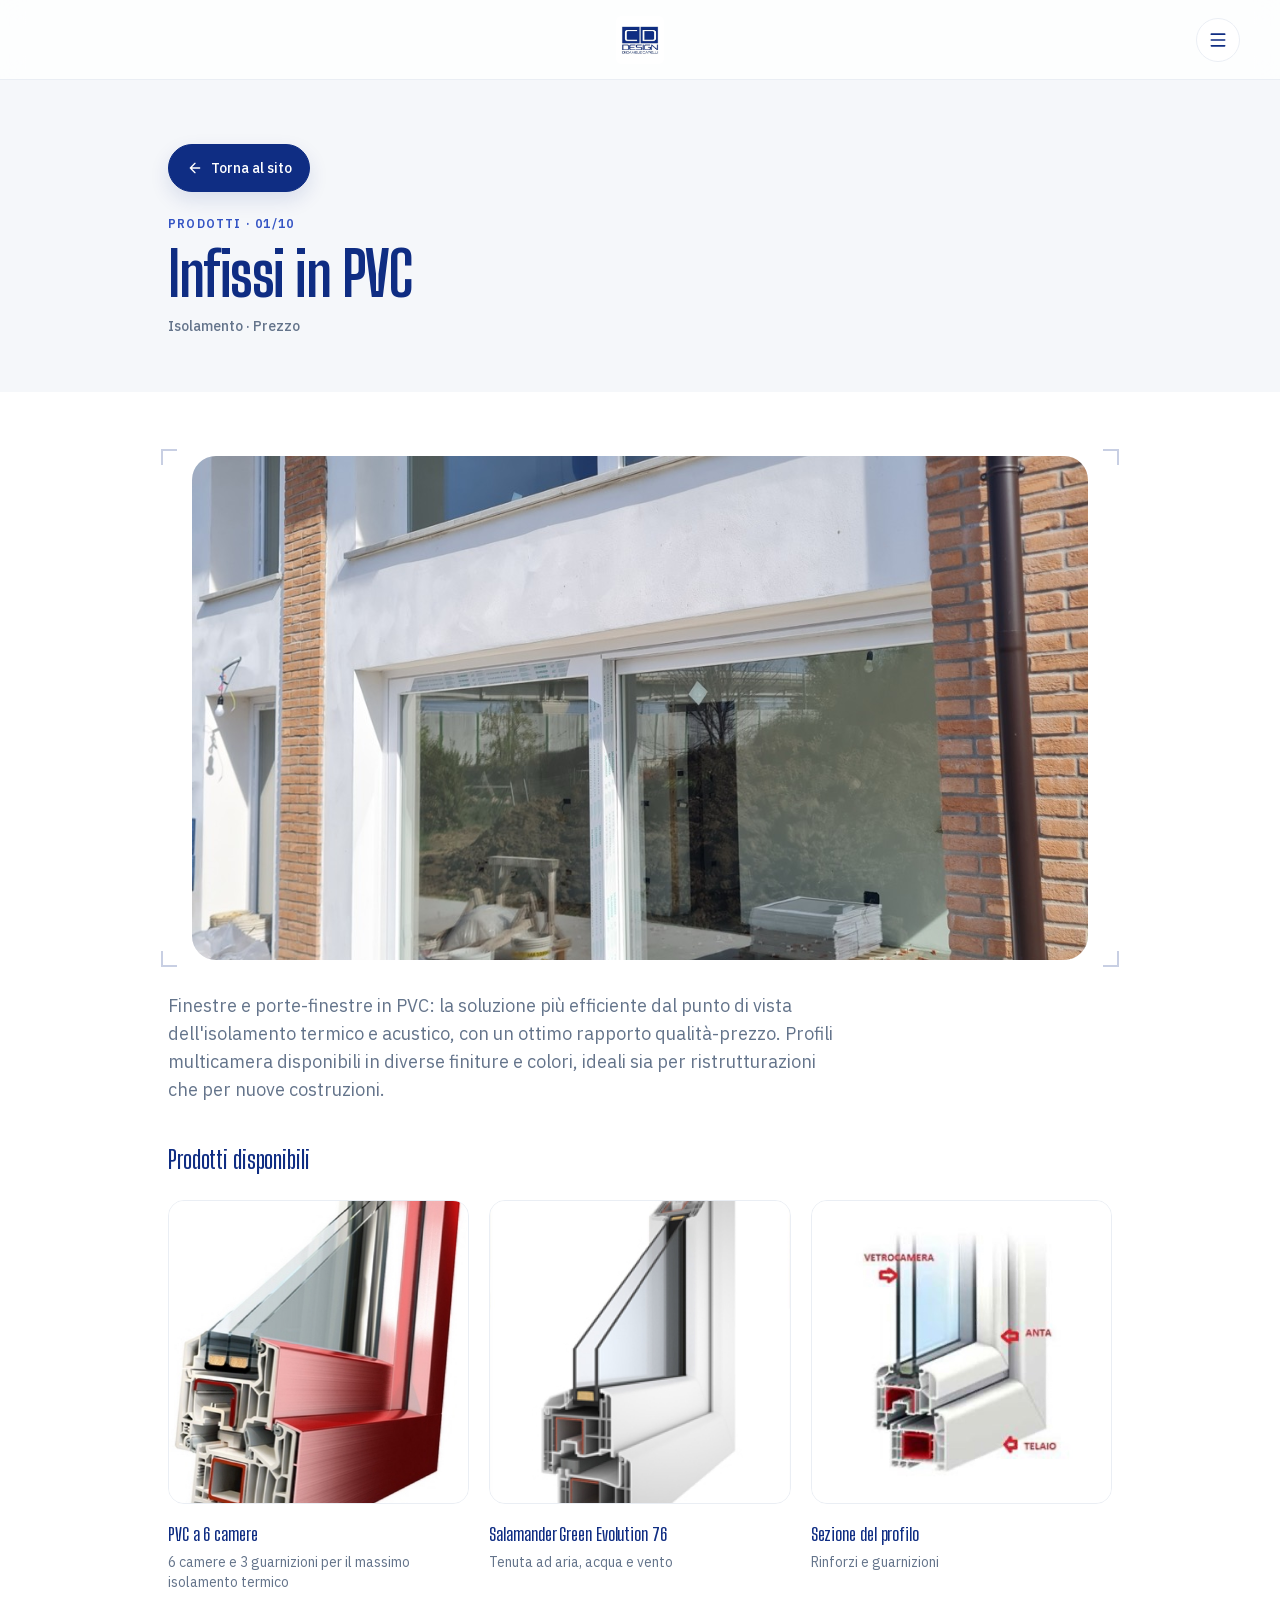
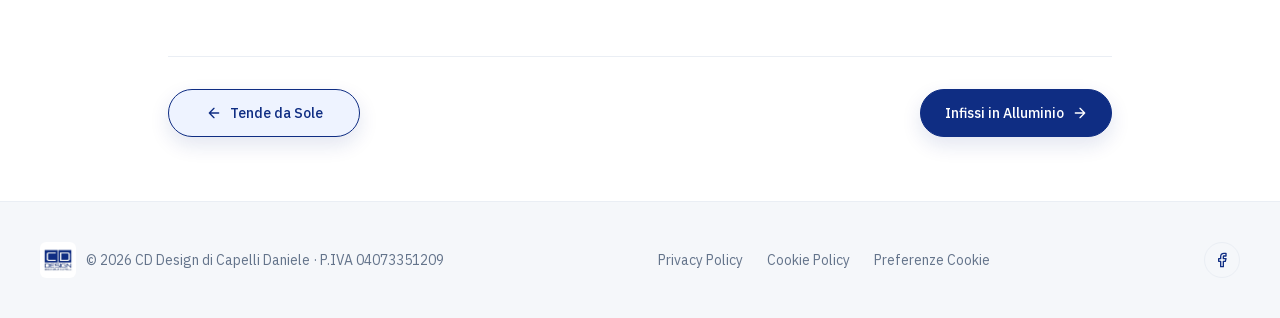
<file: infissi-pvc.html>
<!DOCTYPE html>
<html lang="it">
<head>
<meta charset="UTF-8">
<meta name="viewport" content="width=device-width, initial-scale=1.0">
<script type="text/javascript" src="https://embeds.iubenda.com/widgets/5c360cf1-d263-40f5-886e-3d1045f3835b.js"></script>
<style>#iub-legal-footer { display: none !important; }</style>
<title>Infissi in PVC | CD Design Porte &amp; Finestre</title>
<meta name="description" content="Finestre e porte-finestre in PVC: la soluzione più efficiente dal punto di vista dell'isolamento termico e acustico, con un ottimo rapporto qualità-prezzo. Profili multicamera disponibili in diverse finiture e colori, ideali sia per ristrutturazioni che per nuove costruzioni.">
<link rel="canonical" href="https://cd-design.eu/infissi-pvc.html">
<meta property="og:type" content="website">
<meta property="og:site_name" content="CD Design Porte &amp; Finestre">
<meta property="og:locale" content="it_IT">
<meta property="og:url" content="https://cd-design.eu/infissi-pvc.html">
<meta property="og:title" content="Infissi in PVC | CD Design Porte &amp; Finestre">
<meta property="og:description" content="Finestre e porte-finestre in PVC: la soluzione più efficiente dal punto di vista dell'isolamento termico e acustico, con un ottimo rapporto qualità-prezzo. Profili multicamera disponibili in diverse finiture e colori, ideali sia per ristrutturazioni che per nuove costruzioni.">
<meta property="og:image" content="https://cd-design.eu/images/foto-026.jpg">
<meta name="twitter:card" content="summary_large_image">
<meta name="twitter:title" content="Infissi in PVC | CD Design Porte &amp; Finestre">
<meta name="twitter:description" content="Finestre e porte-finestre in PVC: la soluzione più efficiente dal punto di vista dell'isolamento termico e acustico, con un ottimo rapporto qualità-prezzo. Profili multicamera disponibili in diverse finiture e colori, ideali sia per ristrutturazioni che per nuove costruzioni.">
<meta name="twitter:image" content="https://cd-design.eu/images/foto-026.jpg">
<link rel="preload" href="assets/fonts/IBMPlexSans-latin-118b756c.woff2" as="font" type="font/woff2" crossorigin>
<link rel="preload" href="assets/fonts/BigShouldersDisplay-latin-48e1b4bf.woff2" as="font" type="font/woff2" crossorigin>
<link rel="stylesheet" href="assets/fonts.css">
<link rel="stylesheet" href="assets/product-gallery.css">
<style>
  html { scroll-behavior: smooth; }
  #dropdownMenu { max-height: calc(100vh - 6rem); overscroll-behavior: contain; -webkit-overflow-scrolling: touch; }
  #prodottiSubmenu { flex-shrink: 0; }
  @supports (height: 100dvh) { #dropdownMenu { max-height: calc(100dvh - 6rem); } }
  body { font-family: 'IBM Plex Sans', sans-serif; background:#fff; color:#0f2d83; }
  h1,h2,h3,h4, .font-display { font-family: 'Big Shoulders Display', sans-serif; letter-spacing: -0.005em; }
  .glass-nav {
    background: rgba(255,255,255,0.8);
    backdrop-filter: blur(12px);
    -webkit-backdrop-filter: blur(12px);
  }

  .spec-frame { position: relative; }
  .spec-tick { position: absolute; width: 16px; height: 16px; opacity: 0.45; pointer-events: none; }
  .spec-tick.tl { top: -7px; left: -7px; border-top: 2px solid currentColor; border-left: 2px solid currentColor; }
  .spec-tick.tr { top: -7px; right: -7px; border-top: 2px solid currentColor; border-right: 2px solid currentColor; }
  .spec-tick.bl { bottom: -7px; left: -7px; border-bottom: 2px solid currentColor; border-left: 2px solid currentColor; }
  .spec-tick.br { bottom: -7px; right: -7px; border-bottom: 2px solid currentColor; border-right: 2px solid currentColor; }
</style>
<link rel="stylesheet" href="assets/tailwind.css">
</head>
<body class="antialiased">

<!-- NAVIGATION -->
<nav class="glass-nav fixed top-0 left-0 right-0 z-50 h-20 border-b border-brand-100">
  <div class="relative max-w-7xl mx-auto h-full px-6 md:px-10 flex items-center justify-end">
    <a href="index.html" aria-label="CD Design - Home" class="absolute left-1/2 top-1/2 -translate-x-1/2 -translate-y-1/2 flex items-center gap-2">
      <img src="images/logo.jpg" alt="CD Design Porte &amp; Finestre" class="h-[3.75rem] md:h-12 w-auto object-contain rounded-md">
    </a>
    <div class="relative">
      <button id="menuBtn" aria-label="Apri menu" aria-expanded="false" class="w-11 h-11 rounded-full border border-brand-100 flex items-center justify-center hover:border-brand-900 transition-colors bg-white/70">
        <svg id="menuIconOpen" width="20" height="20" viewBox="0 0 24 24" aria-hidden="true" style="vertical-align:-0.125em"><path fill="none" stroke="currentColor" stroke-linecap="round" stroke-linejoin="round" stroke-width="2" d="M4 5h16M4 12h16M4 19h16"/></svg>
        <svg id="menuIconClose" class="hidden" width="20" height="20" viewBox="0 0 24 24" aria-hidden="true" style="vertical-align:-0.125em"><path fill="none" stroke="currentColor" stroke-linecap="round" stroke-linejoin="round" stroke-width="2" d="M18 6L6 18M6 6l12 12"/></svg>
      </button>
      <div id="dropdownMenu" class="hidden absolute right-0 top-14 w-72 bg-white rounded-2xl shadow-2xl border border-brand-100 p-3 flex flex-col gap-1 max-h-[80vh] overflow-y-auto">
        <button id="prodottiToggle" type="button" aria-expanded="false" class="w-full flex items-center justify-between px-4 py-3.5 rounded-xl hover:bg-brand-50 transition-colors">
          <span class="text-sm font-semibold">Prodotti</span>
          <span id="prodottiPlus" class="w-6 h-6 rounded-full bg-brand-900 text-white flex items-center justify-center text-base leading-none font-medium transition-transform duration-300 ease-in-out">+</span>
        </button>
        <div id="prodottiSubmenu" class="overflow-hidden max-h-0 transition-[max-height] duration-300 ease-in-out">
          <div class="flex flex-col gap-0.5 pt-1 pb-2 pl-3 border-l-2 border-brand-50 ml-4">
          <a href="infissi-pvc.html" class="px-4 py-2.5 rounded-lg hover:bg-brand-50 text-sm text-brand-400 hover:text-brand-900 transition-colors">Infissi in PVC</a>
          <a href="infissi-alluminio.html" class="px-4 py-2.5 rounded-lg hover:bg-brand-50 text-sm text-brand-400 hover:text-brand-900 transition-colors">Infissi in Alluminio</a>
          <a href="infissi-legno.html" class="px-4 py-2.5 rounded-lg hover:bg-brand-50 text-sm text-brand-400 hover:text-brand-900 transition-colors">Infissi in Legno</a>
          <a href="porte-blindate.html" class="px-4 py-2.5 rounded-lg hover:bg-brand-50 text-sm text-brand-400 hover:text-brand-900 transition-colors">Porte Blindate</a>
          <a href="inferiate.html" class="px-4 py-2.5 rounded-lg hover:bg-brand-50 text-sm text-brand-400 hover:text-brand-900 transition-colors">Inferiate</a>
          <a href="zanzariere.html" class="px-4 py-2.5 rounded-lg hover:bg-brand-50 text-sm text-brand-400 hover:text-brand-900 transition-colors">Zanzariere</a>
          <a href="persiane-scuri-alluminio.html" class="px-4 py-2.5 rounded-lg hover:bg-brand-50 text-sm text-brand-400 hover:text-brand-900 transition-colors">Persiane e Scuri in Alluminio</a>
          <a href="porte-interne.html" class="px-4 py-2.5 rounded-lg hover:bg-brand-50 text-sm text-brand-400 hover:text-brand-900 transition-colors">Porte Interne</a>
          <a href="tapparelle-alluminio.html" class="px-4 py-2.5 rounded-lg hover:bg-brand-50 text-sm text-brand-400 hover:text-brand-900 transition-colors">Tapparelle in Alluminio</a>
          <a href="tende-caduta-sole.html" class="px-4 py-2.5 rounded-lg hover:bg-brand-50 text-sm text-brand-400 hover:text-brand-900 transition-colors">Tende da Sole</a>
          </div>
        </div>
        <a href="index.html#realizzazioni" class="px-4 py-3.5 rounded-xl hover:bg-brand-50 transition-colors text-sm font-medium">Realizzazioni</a>
        <a href="index.html#recensioni" class="px-4 py-3.5 rounded-xl hover:bg-brand-50 transition-colors text-sm font-medium">Recensioni</a>
        <a href="index.html#contatti" class="mt-1 bg-brand-900 text-white text-sm font-semibold px-4 py-3.5 rounded-xl text-center hover:-translate-y-0.5 transition-transform">Richiedi Preventivo</a>
      </div>
    </div>
  </div>
</nav>


<!-- HEADER CATEGORIA -->
<section class="pt-28 pb-10 md:pt-36 md:pb-14 bg-brand-50">
  <div class="max-w-5xl mx-auto px-6 md:px-10">
    <a href="index.html" class="product-back-button inline-flex items-center gap-2 text-sm font-medium transition-all mb-6">
      <svg width="16" height="16" viewBox="0 0 24 24" aria-hidden="true" style="vertical-align:-0.125em"><path fill="none" stroke="currentColor" stroke-linecap="round" stroke-linejoin="round" stroke-width="2" d="m12 19l-7-7l7-7m7 7H5"/></svg>
      Torna al sito
    </a>
    <p class="text-xs font-semibold tracking-widest uppercase text-accent mb-3">Prodotti &middot; 01/10</p>
    <h1 class="font-display font-bold text-4xl md:text-6xl tracking-tight max-w-2xl mb-3">Infissi in PVC</h1>
    <p class="text-sm font-medium text-brand-400">Isolamento &middot; Prezzo</p>
  </div>
</section>

<!-- DETTAGLIO -->
<section class="product-detail bg-white py-12 md:py-16">
  <div class="max-w-5xl mx-auto px-6 md:px-10">
    <div class="spec-frame relative mb-8">
      <span class="spec-tick tl text-brand-900/50"></span>
      <span class="spec-tick tr text-brand-900/50"></span>
      <span class="spec-tick bl text-brand-900/50"></span>
      <span class="spec-tick br text-brand-900/50"></span>
      <div class="product-intro-media" style="--intro-position: 52% 54%;">
      <img src="images/foto-026.jpg" width="1400" height="1050" fetchpriority="high" alt="Finestre in PVC installate da CD Design" class="w-full h-full object-cover">
    </div>
    </div>
    <p class="text-brand-400 leading-relaxed max-w-2xl mb-10 text-base md:text-lg">Finestre e porte-finestre in PVC: la soluzione più efficiente dal punto di vista dell'isolamento termico e acustico, con un ottimo rapporto qualità-prezzo. Profili multicamera disponibili in diverse finiture e colori, ideali sia per ristrutturazioni che per nuove costruzioni.</p>

    <h2 class="font-display font-semibold text-2xl mb-6">Prodotti disponibili</h2>
    <div class="grid sm:grid-cols-2 lg:grid-cols-3 gap-4 md:gap-5 mb-16">
      <div class="group">
        <div class="product-card-media overflow-hidden rounded-2xl h-56 md:h-64 bg-brand-50 border border-brand-100">
          <img src="images/foto-157.jpg" loading="lazy" alt="PVC a 6 camere" class="w-full h-full object-contain p-3 transition-transform duration-500 ease-out group-hover:scale-105">
        </div>
        <h3 class="font-display font-semibold text-lg mt-4">PVC a 6 camere</h3>
        <p class="text-sm text-brand-400 mt-1">6 camere e 3 guarnizioni per il massimo isolamento termico</p>
      </div>
      <div class="group">
        <div class="product-card-media overflow-hidden rounded-2xl h-56 md:h-64 bg-brand-50 border border-brand-100">
          <img src="images/foto-160.jpg" loading="lazy" alt="Salamander Green Evolution 76" class="w-full h-full object-contain p-3 transition-transform duration-500 ease-out group-hover:scale-105">
        </div>
        <h3 class="font-display font-semibold text-lg mt-4">Salamander Green Evolution 76</h3>
        <p class="text-sm text-brand-400 mt-1">Tenuta ad aria, acqua e vento</p>
      </div>
      <div class="group">
        <div class="product-card-media overflow-hidden rounded-2xl h-56 md:h-64 bg-brand-50 border border-brand-100">
          <img src="images/foto-139.jpg" loading="lazy" alt="Sezione del profilo" class="w-full h-full object-contain p-3 transition-transform duration-500 ease-out group-hover:scale-105">
        </div>
        <h3 class="font-display font-semibold text-lg mt-4">Sezione del profilo</h3>
        <p class="text-sm text-brand-400 mt-1">Rinforzi e guarnizioni</p>
      </div>
    </div>

    <div class="product-pager flex items-center justify-between border-t border-brand-100 pt-8">
      <a href="tende-caduta-sole.html" class="product-pager__button inline-flex items-center gap-2 text-sm font-medium transition-all">
        <svg width="16" height="16" viewBox="0 0 24 24" aria-hidden="true" style="vertical-align:-0.125em"><path fill="none" stroke="currentColor" stroke-linecap="round" stroke-linejoin="round" stroke-width="2" d="m12 19l-7-7l7-7m7 7H5"/></svg>
        Tende da Sole
      </a>
      <a href="infissi-alluminio.html" class="product-pager__button inline-flex items-center gap-2 text-sm font-medium transition-all">
        Infissi in Alluminio
        <svg width="16" height="16" viewBox="0 0 24 24" aria-hidden="true" style="vertical-align:-0.125em"><path fill="none" stroke="currentColor" stroke-linecap="round" stroke-linejoin="round" stroke-width="2" d="M5 12h14m-7-7l7 7l-7 7"/></svg>
      </a>
    </div>
  </div>
</section>

<!-- FOOTER -->
<footer class="bg-brand-50 border-t border-brand-100">
  <div class="max-w-7xl mx-auto px-6 md:px-10 py-10 flex flex-col md:flex-row items-center justify-between gap-6">
    <div class="flex items-center gap-2.5">
      <img src="images/logo.jpg" alt="CD Design" class="h-9 w-auto object-contain rounded-md">
      <p class="text-sm text-brand-400">&copy; <span id="year"></span> CD Design di Capelli Daniele &middot; P.IVA 04073351209</p>
    </div>
    <div class="flex gap-6 text-sm text-brand-400">
      <a href="https://www.iubenda.com/privacy-policy/68390861" class="iubenda-noiframe iubenda-embed hover:text-brand-900 transition-colors" title="Privacy Policy ">Privacy Policy</a>
      <a href="https://www.iubenda.com/privacy-policy/68390861/cookie-policy" class="iubenda-noiframe iubenda-embed hover:text-brand-900 transition-colors" title="Cookie Policy ">Cookie Policy</a>
      <a href="#" class="iubenda-cs-preferences-link hover:text-brand-900 transition-colors">Preferenze Cookie</a>
      <script type="text/javascript">(function (w,d) {var loader = function () {var s = d.createElement("script"), tag = d.getElementsByTagName("script")[0]; s.src="https://cdn.iubenda.com/iubenda.js"; tag.parentNode.insertBefore(s,tag);}; if(w.addEventListener){w.addEventListener("load", loader, false);}else if(w.attachEvent){w.attachEvent("onload", loader);}else{w.onload = loader;}})(window, document);</script>
    </div>
    <div class="flex gap-4">
      <a href="https://www.facebook.com/0cddesign/" target="_blank" rel="noopener" aria-label="Facebook" class="w-9 h-9 rounded-full border border-brand-100 flex items-center justify-center hover:bg-brand-900 hover:text-white hover:border-brand-900 transition-colors">
        <svg width="16" height="16" viewBox="0 0 24 24" aria-hidden="true" style="vertical-align:-0.125em"><path fill="none" stroke="currentColor" stroke-linecap="round" stroke-linejoin="round" stroke-width="2" d="M18 2h-3a5 5 0 0 0-5 5v3H7v4h3v8h4v-8h3l1-4h-4V7a1 1 0 0 1 1-1h3z"/></svg>
      </a>
    </div>
  </div>
</footer>


<script>
  document.getElementById('year').textContent = new Date().getFullYear();

  const menuBtn = document.getElementById('menuBtn');
  const dropdownMenu = document.getElementById('dropdownMenu');
  const menuIconOpen = document.getElementById('menuIconOpen');
  const menuIconClose = document.getElementById('menuIconClose');
  const prodottiToggle = document.getElementById('prodottiToggle');
  const prodottiSubmenu = document.getElementById('prodottiSubmenu');
  const prodottiPlus = document.getElementById('prodottiPlus');

  function collapseSubmenu() {
    prodottiSubmenu.style.maxHeight = '0px';
    prodottiToggle.setAttribute('aria-expanded', 'false');
    prodottiPlus.style.transform = 'rotate(0deg)';
  }
  function closeMenu() {
    dropdownMenu.classList.add('hidden');
    menuIconOpen.classList.remove('hidden');
    menuIconClose.classList.add('hidden');
    menuBtn.setAttribute('aria-expanded', 'false');
    collapseSubmenu();
  }
  function openMenu() {
    dropdownMenu.classList.remove('hidden');
    menuIconOpen.classList.add('hidden');
    menuIconClose.classList.remove('hidden');
    menuBtn.setAttribute('aria-expanded', 'true');
  }
  menuBtn.addEventListener('click', (e) => {
    e.stopPropagation();
    dropdownMenu.classList.contains('hidden') ? openMenu() : closeMenu();
  });
  prodottiToggle.addEventListener('click', (e) => {
    e.stopPropagation();
    const expanded = prodottiToggle.getAttribute('aria-expanded') === 'true';
    if (expanded) {
      collapseSubmenu();
    } else {
      prodottiToggle.setAttribute('aria-expanded', 'true');
      prodottiPlus.style.transform = 'rotate(45deg)';
      prodottiSubmenu.style.maxHeight = prodottiSubmenu.scrollHeight + 'px';
    }
  });
  dropdownMenu.querySelectorAll('a').forEach(a => a.addEventListener('click', closeMenu));
  document.addEventListener('click', (e) => {
    if (!dropdownMenu.contains(e.target) && e.target !== menuBtn) closeMenu();
  });
  document.addEventListener('keydown', (e) => { if (e.key === 'Escape') closeMenu(); });
</script>
<script src="assets/product-gallery.js"></script>
</body>
</html>
</file>
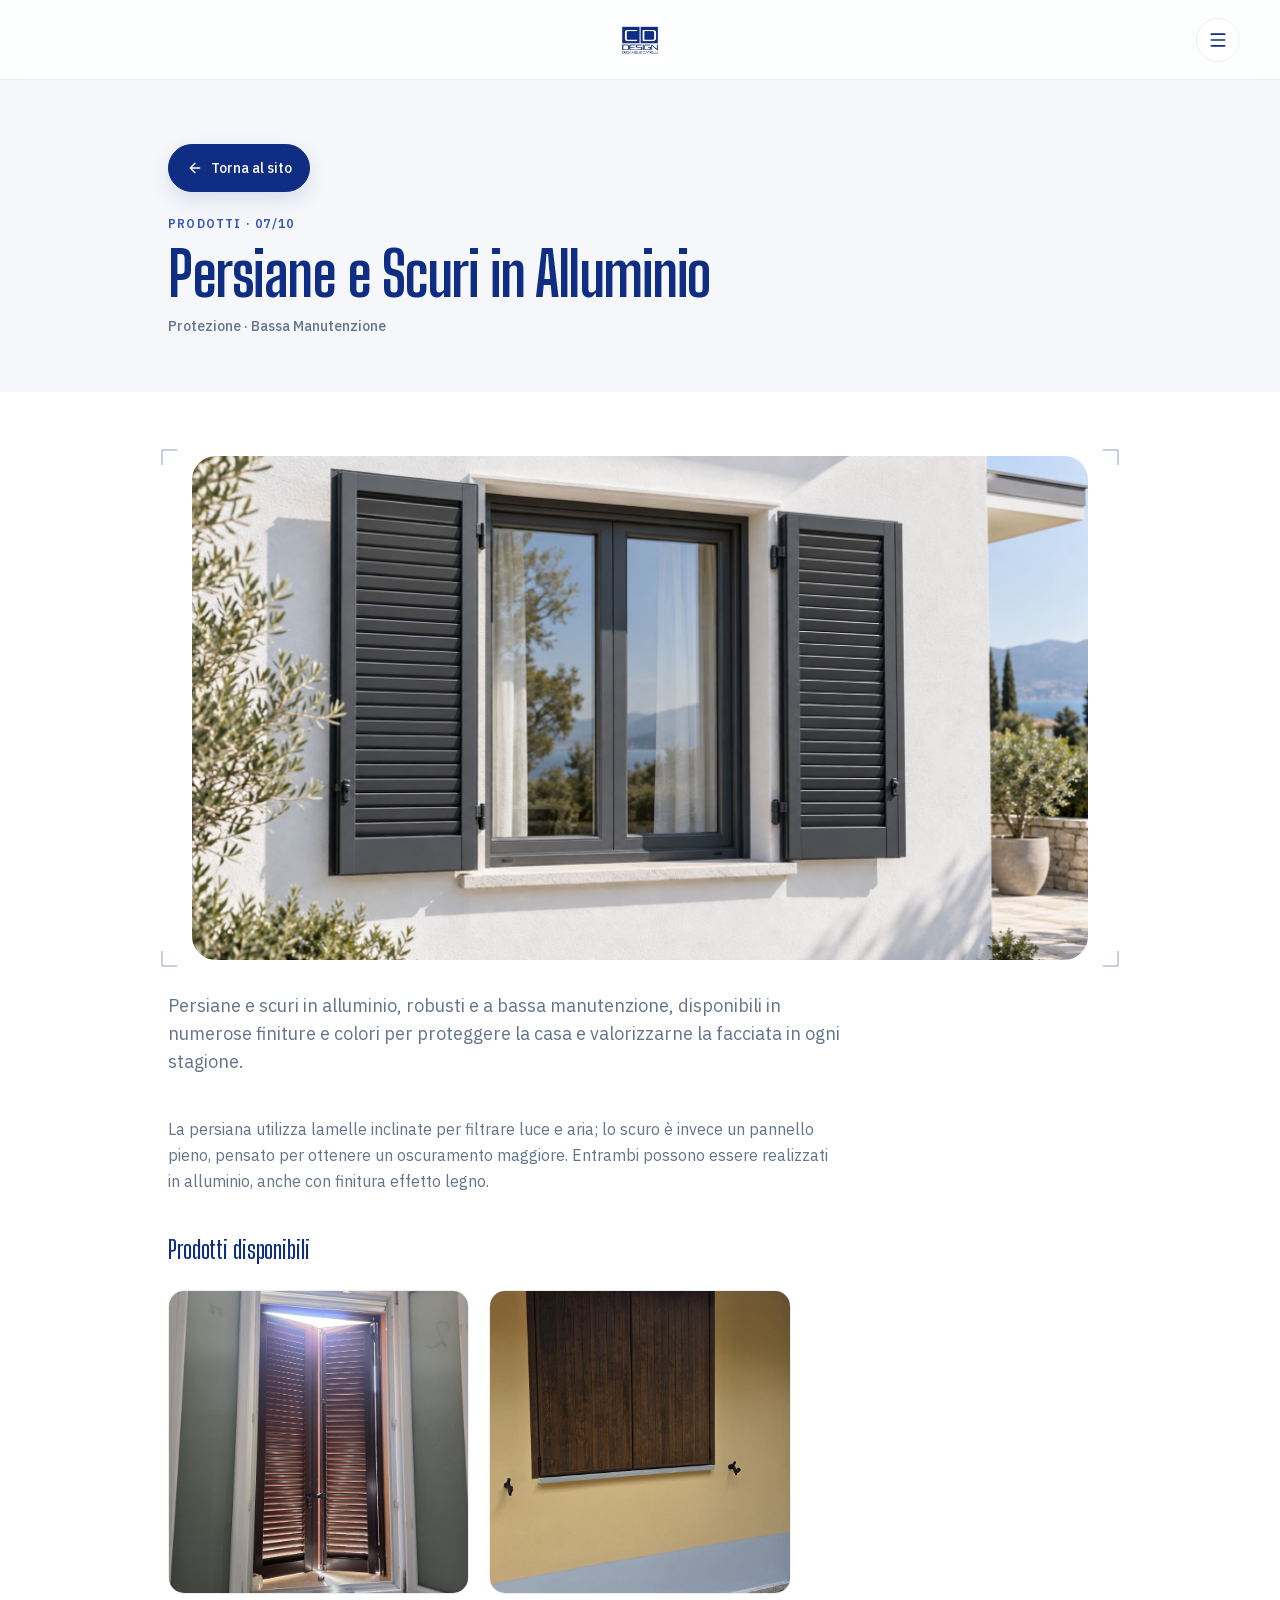
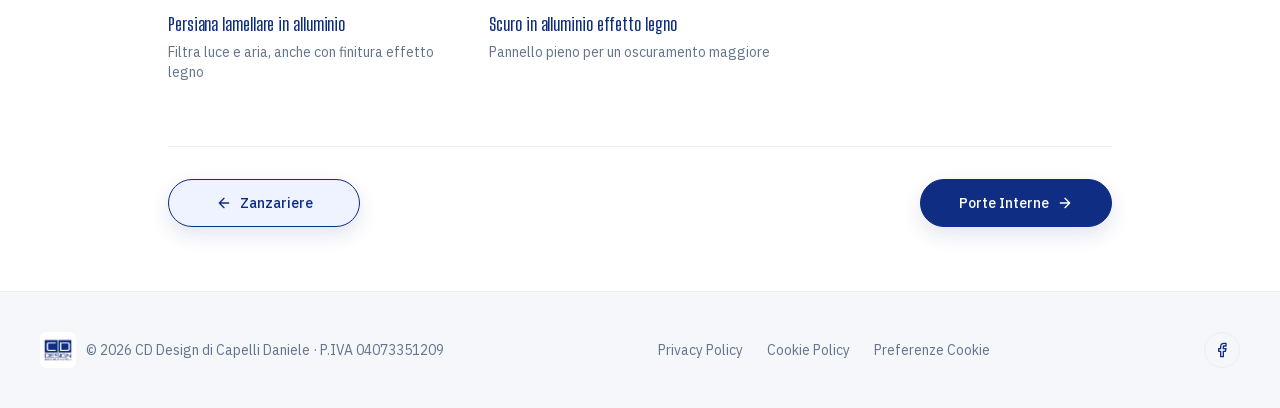
<file: persiane-scuri-alluminio.html>
<!DOCTYPE html>
<html lang="it">
<head>
<meta charset="UTF-8">
<meta name="viewport" content="width=device-width, initial-scale=1.0">
<script type="text/javascript" src="https://embeds.iubenda.com/widgets/5c360cf1-d263-40f5-886e-3d1045f3835b.js"></script>
<style>#iub-legal-footer { display: none !important; }</style>
<title>Persiane e Scuri in Alluminio | CD Design Porte &amp; Finestre</title>
<meta name="description" content="Persiane e scuri in alluminio, robusti e a bassa manutenzione, disponibili in numerose finiture e colori per proteggere la casa e valorizzarne la facciata in ogni stagione.">
<link rel="canonical" href="https://cd-design.eu/persiane-scuri-alluminio.html">
<meta property="og:type" content="website">
<meta property="og:site_name" content="CD Design Porte &amp; Finestre">
<meta property="og:locale" content="it_IT">
<meta property="og:url" content="https://cd-design.eu/persiane-scuri-alluminio.html">
<meta property="og:title" content="Persiane e Scuri in Alluminio | CD Design Porte &amp; Finestre">
<meta property="og:description" content="Persiane e scuri in alluminio, robusti e a bassa manutenzione, disponibili in numerose finiture e colori per proteggere la casa e valorizzarne la facciata in ogni stagione.">
<meta property="og:image" content="https://cd-design.eu/images/persiane-alluminio-intro.jpg">
<meta name="twitter:card" content="summary_large_image">
<meta name="twitter:title" content="Persiane e Scuri in Alluminio | CD Design Porte &amp; Finestre">
<meta name="twitter:description" content="Persiane e scuri in alluminio, robusti e a bassa manutenzione, disponibili in numerose finiture e colori per proteggere la casa e valorizzarne la facciata in ogni stagione.">
<meta name="twitter:image" content="https://cd-design.eu/images/persiane-alluminio-intro.jpg">
<link rel="preload" href="assets/fonts/IBMPlexSans-latin-118b756c.woff2" as="font" type="font/woff2" crossorigin>
<link rel="preload" href="assets/fonts/BigShouldersDisplay-latin-48e1b4bf.woff2" as="font" type="font/woff2" crossorigin>
<link rel="stylesheet" href="assets/fonts.css">
<link rel="stylesheet" href="assets/product-gallery.css">
<style>
  html { scroll-behavior: smooth; }
  #dropdownMenu { max-height: calc(100vh - 6rem); overscroll-behavior: contain; -webkit-overflow-scrolling: touch; }
  #prodottiSubmenu { flex-shrink: 0; }
  @supports (height: 100dvh) { #dropdownMenu { max-height: calc(100dvh - 6rem); } }
  body { font-family: 'IBM Plex Sans', sans-serif; background:#fff; color:#0f2d83; }
  h1,h2,h3,h4, .font-display { font-family: 'Big Shoulders Display', sans-serif; letter-spacing: -0.005em; }
  .glass-nav {
    background: rgba(255,255,255,0.8);
    backdrop-filter: blur(12px);
    -webkit-backdrop-filter: blur(12px);
  }

  .spec-frame { position: relative; }
  .spec-tick { position: absolute; width: 16px; height: 16px; opacity: 0.45; pointer-events: none; }
  .spec-tick.tl { top: -7px; left: -7px; border-top: 2px solid currentColor; border-left: 2px solid currentColor; }
  .spec-tick.tr { top: -7px; right: -7px; border-top: 2px solid currentColor; border-right: 2px solid currentColor; }
  .spec-tick.bl { bottom: -7px; left: -7px; border-bottom: 2px solid currentColor; border-left: 2px solid currentColor; }
  .spec-tick.br { bottom: -7px; right: -7px; border-bottom: 2px solid currentColor; border-right: 2px solid currentColor; }
</style>
<link rel="stylesheet" href="assets/tailwind.css">
</head>
<body class="antialiased">

<!-- NAVIGATION -->
<nav class="glass-nav fixed top-0 left-0 right-0 z-50 h-20 border-b border-brand-100">
  <div class="relative max-w-7xl mx-auto h-full px-6 md:px-10 flex items-center justify-end">
    <a href="index.html" aria-label="CD Design - Home" class="absolute left-1/2 top-1/2 -translate-x-1/2 -translate-y-1/2 flex items-center gap-2">
      <img src="images/logo.jpg" alt="CD Design Porte &amp; Finestre" class="h-[3.75rem] md:h-12 w-auto object-contain rounded-md">
    </a>
    <div class="relative">
      <button id="menuBtn" aria-label="Apri menu" aria-expanded="false" class="w-11 h-11 rounded-full border border-brand-100 flex items-center justify-center hover:border-brand-900 transition-colors bg-white/70">
        <svg id="menuIconOpen" width="20" height="20" viewBox="0 0 24 24" aria-hidden="true" style="vertical-align:-0.125em"><path fill="none" stroke="currentColor" stroke-linecap="round" stroke-linejoin="round" stroke-width="2" d="M4 5h16M4 12h16M4 19h16"/></svg>
        <svg id="menuIconClose" class="hidden" width="20" height="20" viewBox="0 0 24 24" aria-hidden="true" style="vertical-align:-0.125em"><path fill="none" stroke="currentColor" stroke-linecap="round" stroke-linejoin="round" stroke-width="2" d="M18 6L6 18M6 6l12 12"/></svg>
      </button>
      <div id="dropdownMenu" class="hidden absolute right-0 top-14 w-72 bg-white rounded-2xl shadow-2xl border border-brand-100 p-3 flex flex-col gap-1 max-h-[80vh] overflow-y-auto">
        <button id="prodottiToggle" type="button" aria-expanded="false" class="w-full flex items-center justify-between px-4 py-3.5 rounded-xl hover:bg-brand-50 transition-colors">
          <span class="text-sm font-semibold">Prodotti</span>
          <span id="prodottiPlus" class="w-6 h-6 rounded-full bg-brand-900 text-white flex items-center justify-center text-base leading-none font-medium transition-transform duration-300 ease-in-out">+</span>
        </button>
        <div id="prodottiSubmenu" class="overflow-hidden max-h-0 transition-[max-height] duration-300 ease-in-out">
          <div class="flex flex-col gap-0.5 pt-1 pb-2 pl-3 border-l-2 border-brand-50 ml-4">
          <a href="infissi-pvc.html" class="px-4 py-2.5 rounded-lg hover:bg-brand-50 text-sm text-brand-400 hover:text-brand-900 transition-colors">Infissi in PVC</a>
          <a href="infissi-alluminio.html" class="px-4 py-2.5 rounded-lg hover:bg-brand-50 text-sm text-brand-400 hover:text-brand-900 transition-colors">Infissi in Alluminio</a>
          <a href="infissi-legno.html" class="px-4 py-2.5 rounded-lg hover:bg-brand-50 text-sm text-brand-400 hover:text-brand-900 transition-colors">Infissi in Legno</a>
          <a href="porte-blindate.html" class="px-4 py-2.5 rounded-lg hover:bg-brand-50 text-sm text-brand-400 hover:text-brand-900 transition-colors">Porte Blindate</a>
          <a href="inferiate.html" class="px-4 py-2.5 rounded-lg hover:bg-brand-50 text-sm text-brand-400 hover:text-brand-900 transition-colors">Inferiate</a>
          <a href="zanzariere.html" class="px-4 py-2.5 rounded-lg hover:bg-brand-50 text-sm text-brand-400 hover:text-brand-900 transition-colors">Zanzariere</a>
          <a href="persiane-scuri-alluminio.html" class="px-4 py-2.5 rounded-lg hover:bg-brand-50 text-sm text-brand-400 hover:text-brand-900 transition-colors">Persiane e Scuri in Alluminio</a>
          <a href="porte-interne.html" class="px-4 py-2.5 rounded-lg hover:bg-brand-50 text-sm text-brand-400 hover:text-brand-900 transition-colors">Porte Interne</a>
          <a href="tapparelle-alluminio.html" class="px-4 py-2.5 rounded-lg hover:bg-brand-50 text-sm text-brand-400 hover:text-brand-900 transition-colors">Tapparelle in Alluminio</a>
          <a href="tende-caduta-sole.html" class="px-4 py-2.5 rounded-lg hover:bg-brand-50 text-sm text-brand-400 hover:text-brand-900 transition-colors">Tende da Sole</a>
          </div>
        </div>
        <a href="index.html#realizzazioni" class="px-4 py-3.5 rounded-xl hover:bg-brand-50 transition-colors text-sm font-medium">Realizzazioni</a>
        <a href="index.html#recensioni" class="px-4 py-3.5 rounded-xl hover:bg-brand-50 transition-colors text-sm font-medium">Recensioni</a>
        <a href="index.html#contatti" class="mt-1 bg-brand-900 text-white text-sm font-semibold px-4 py-3.5 rounded-xl text-center hover:-translate-y-0.5 transition-transform">Richiedi Preventivo</a>
      </div>
    </div>
  </div>
</nav>


<!-- HEADER CATEGORIA -->
<section class="pt-28 pb-10 md:pt-36 md:pb-14 bg-brand-50">
  <div class="max-w-5xl mx-auto px-6 md:px-10">
    <a href="index.html" class="product-back-button inline-flex items-center gap-2 text-sm font-medium transition-all mb-6">
      <svg width="16" height="16" viewBox="0 0 24 24" aria-hidden="true" style="vertical-align:-0.125em"><path fill="none" stroke="currentColor" stroke-linecap="round" stroke-linejoin="round" stroke-width="2" d="m12 19l-7-7l7-7m7 7H5"/></svg>
      Torna al sito
    </a>
    <p class="text-xs font-semibold tracking-widest uppercase text-accent mb-3">Prodotti &middot; 07/10</p>
    <h1 class="font-display font-bold text-4xl md:text-6xl tracking-tight max-w-2xl mb-3">Persiane e Scuri in Alluminio</h1>
    <p class="text-sm font-medium text-brand-400">Protezione &middot; Bassa Manutenzione</p>
  </div>
</section>

<!-- DETTAGLIO -->
<section class="product-detail bg-white py-12 md:py-16">
  <div class="max-w-5xl mx-auto px-6 md:px-10">
    <div class="spec-frame relative mb-8">
      <span class="spec-tick tl text-brand-900/50"></span>
      <span class="spec-tick tr text-brand-900/50"></span>
      <span class="spec-tick bl text-brand-900/50"></span>
      <span class="spec-tick br text-brand-900/50"></span>
      <div class="product-intro-media" style="--intro-position: center;">
        <img src="images/persiane-alluminio-intro.jpg" width="1800" height="1013" fetchpriority="high" alt="Persiane lamellari in alluminio antracite su una facciata contemporanea" class="w-full h-full object-cover">
      </div>
    </div>
    <p class="text-brand-400 leading-relaxed max-w-2xl mb-10 text-base md:text-lg">Persiane e scuri in alluminio, robusti e a bassa manutenzione, disponibili in numerose finiture e colori per proteggere la casa e valorizzarne la facciata in ogni stagione.</p>
    <p class="text-brand-400 leading-relaxed max-w-2xl mb-10 text-base">
      La persiana utilizza lamelle inclinate per filtrare luce e aria; lo scuro è invece un pannello pieno, pensato per ottenere un oscuramento maggiore. Entrambi possono essere realizzati in alluminio, anche con finitura effetto legno.
    </p>

    <h2 class="font-display font-semibold text-2xl mb-6">Prodotti disponibili</h2>
    <div class="grid sm:grid-cols-2 lg:grid-cols-3 gap-4 md:gap-5 mb-16">
      <div class="group">
        <div class="product-card-media overflow-hidden rounded-2xl h-56 md:h-64 bg-brand-50 border border-brand-100">
          <img src="images/persiana-alluminio-grigia.jpg" loading="lazy" alt="Persiana lamellare in alluminio con finitura effetto legno" class="w-full h-full object-cover transition-transform duration-500 ease-out group-hover:scale-105">
        </div>
        <h3 class="font-display font-semibold text-lg mt-4">Persiana lamellare in alluminio</h3>
        <p class="text-sm text-brand-400 mt-1">Filtra luce e aria, anche con finitura effetto legno</p>
      </div>
      <div class="group">
        <div class="product-card-media overflow-hidden rounded-2xl h-56 md:h-64 bg-brand-50 border border-brand-100">
          <img src="images/scuro-alluminio-effetto-legno.jpg" loading="lazy" alt="Scuro a pannello pieno con finitura effetto legno" class="w-full h-full object-contain p-3 transition-transform duration-500 ease-out group-hover:scale-105">
        </div>
        <h3 class="font-display font-semibold text-lg mt-4">Scuro in alluminio effetto legno</h3>
        <p class="text-sm text-brand-400 mt-1">Pannello pieno per un oscuramento maggiore</p>
      </div>
    </div>

    <div class="product-pager flex items-center justify-between border-t border-brand-100 pt-8">
      <a href="zanzariere.html" class="product-pager__button inline-flex items-center gap-2 text-sm font-medium transition-all">
        <svg width="16" height="16" viewBox="0 0 24 24" aria-hidden="true" style="vertical-align:-0.125em"><path fill="none" stroke="currentColor" stroke-linecap="round" stroke-linejoin="round" stroke-width="2" d="m12 19l-7-7l7-7m7 7H5"/></svg>
        Zanzariere
      </a>
      <a href="porte-interne.html" class="product-pager__button inline-flex items-center gap-2 text-sm font-medium transition-all">
        Porte Interne
        <svg width="16" height="16" viewBox="0 0 24 24" aria-hidden="true" style="vertical-align:-0.125em"><path fill="none" stroke="currentColor" stroke-linecap="round" stroke-linejoin="round" stroke-width="2" d="M5 12h14m-7-7l7 7l-7 7"/></svg>
      </a>
    </div>
  </div>
</section>

<!-- FOOTER -->
<footer class="bg-brand-50 border-t border-brand-100">
  <div class="max-w-7xl mx-auto px-6 md:px-10 py-10 flex flex-col md:flex-row items-center justify-between gap-6">
    <div class="flex items-center gap-2.5">
      <img src="images/logo.jpg" alt="CD Design" class="h-9 w-auto object-contain rounded-md">
      <p class="text-sm text-brand-400">&copy; <span id="year"></span> CD Design di Capelli Daniele &middot; P.IVA 04073351209</p>
    </div>
    <div class="flex gap-6 text-sm text-brand-400">
      <a href="https://www.iubenda.com/privacy-policy/68390861" class="iubenda-noiframe iubenda-embed hover:text-brand-900 transition-colors" title="Privacy Policy ">Privacy Policy</a>
      <a href="https://www.iubenda.com/privacy-policy/68390861/cookie-policy" class="iubenda-noiframe iubenda-embed hover:text-brand-900 transition-colors" title="Cookie Policy ">Cookie Policy</a>
      <a href="#" class="iubenda-cs-preferences-link hover:text-brand-900 transition-colors">Preferenze Cookie</a>
      <script type="text/javascript">(function (w,d) {var loader = function () {var s = d.createElement("script"), tag = d.getElementsByTagName("script")[0]; s.src="https://cdn.iubenda.com/iubenda.js"; tag.parentNode.insertBefore(s,tag);}; if(w.addEventListener){w.addEventListener("load", loader, false);}else if(w.attachEvent){w.attachEvent("onload", loader);}else{w.onload = loader;}})(window, document);</script>
    </div>
    <div class="flex gap-4">
      <a href="https://www.facebook.com/0cddesign/" target="_blank" rel="noopener" aria-label="Facebook" class="w-9 h-9 rounded-full border border-brand-100 flex items-center justify-center hover:bg-brand-900 hover:text-white hover:border-brand-900 transition-colors">
        <svg width="16" height="16" viewBox="0 0 24 24" aria-hidden="true" style="vertical-align:-0.125em"><path fill="none" stroke="currentColor" stroke-linecap="round" stroke-linejoin="round" stroke-width="2" d="M18 2h-3a5 5 0 0 0-5 5v3H7v4h3v8h4v-8h3l1-4h-4V7a1 1 0 0 1 1-1h3z"/></svg>
      </a>
    </div>
  </div>
</footer>


<script>
  document.getElementById('year').textContent = new Date().getFullYear();

  const menuBtn = document.getElementById('menuBtn');
  const dropdownMenu = document.getElementById('dropdownMenu');
  const menuIconOpen = document.getElementById('menuIconOpen');
  const menuIconClose = document.getElementById('menuIconClose');
  const prodottiToggle = document.getElementById('prodottiToggle');
  const prodottiSubmenu = document.getElementById('prodottiSubmenu');
  const prodottiPlus = document.getElementById('prodottiPlus');

  function collapseSubmenu() {
    prodottiSubmenu.style.maxHeight = '0px';
    prodottiToggle.setAttribute('aria-expanded', 'false');
    prodottiPlus.style.transform = 'rotate(0deg)';
  }
  function closeMenu() {
    dropdownMenu.classList.add('hidden');
    menuIconOpen.classList.remove('hidden');
    menuIconClose.classList.add('hidden');
    menuBtn.setAttribute('aria-expanded', 'false');
    collapseSubmenu();
  }
  function openMenu() {
    dropdownMenu.classList.remove('hidden');
    menuIconOpen.classList.add('hidden');
    menuIconClose.classList.remove('hidden');
    menuBtn.setAttribute('aria-expanded', 'true');
  }
  menuBtn.addEventListener('click', (e) => {
    e.stopPropagation();
    dropdownMenu.classList.contains('hidden') ? openMenu() : closeMenu();
  });
  prodottiToggle.addEventListener('click', (e) => {
    e.stopPropagation();
    const expanded = prodottiToggle.getAttribute('aria-expanded') === 'true';
    if (expanded) {
      collapseSubmenu();
    } else {
      prodottiToggle.setAttribute('aria-expanded', 'true');
      prodottiPlus.style.transform = 'rotate(45deg)';
      prodottiSubmenu.style.maxHeight = prodottiSubmenu.scrollHeight + 'px';
    }
  });
  dropdownMenu.querySelectorAll('a').forEach(a => a.addEventListener('click', closeMenu));
  document.addEventListener('click', (e) => {
    if (!dropdownMenu.contains(e.target) && e.target !== menuBtn) closeMenu();
  });
  document.addEventListener('keydown', (e) => { if (e.key === 'Escape') closeMenu(); });
</script>
<script src="assets/product-gallery.js"></script>
</body>
</html>
</file>
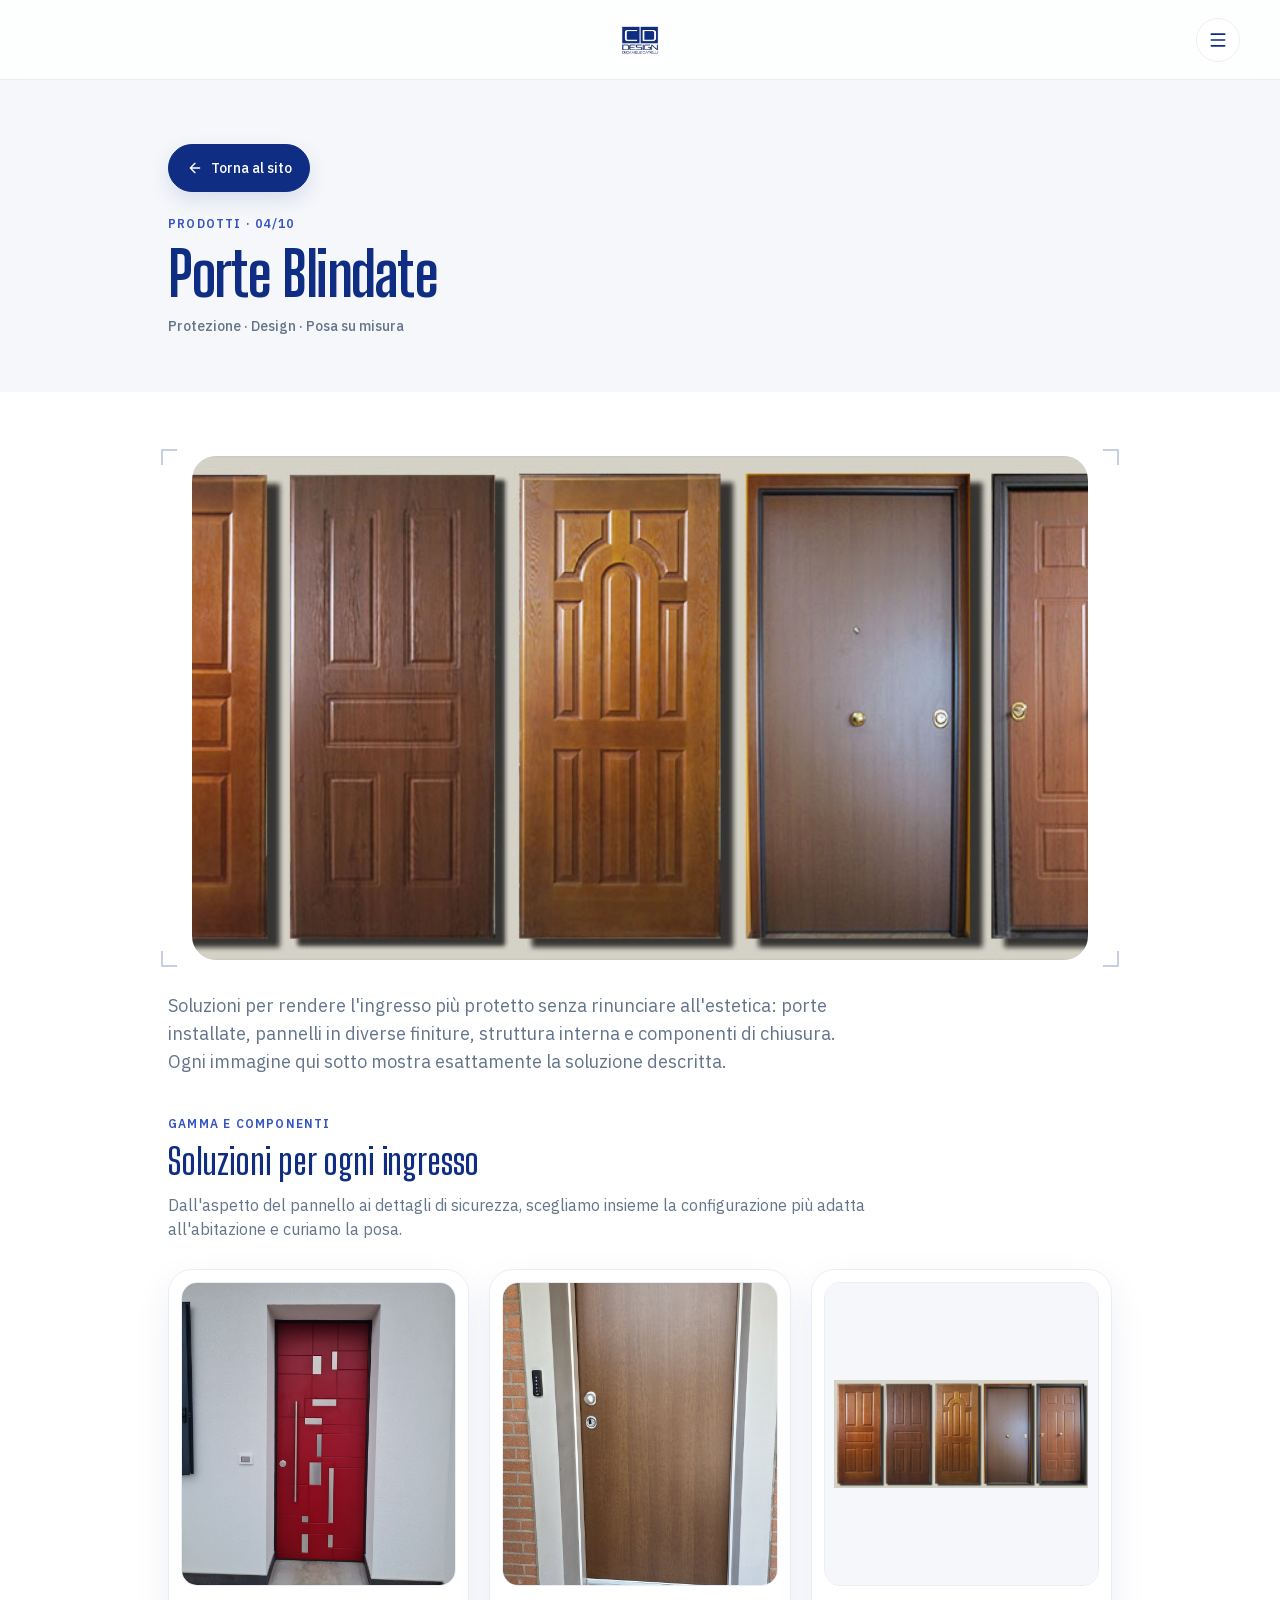
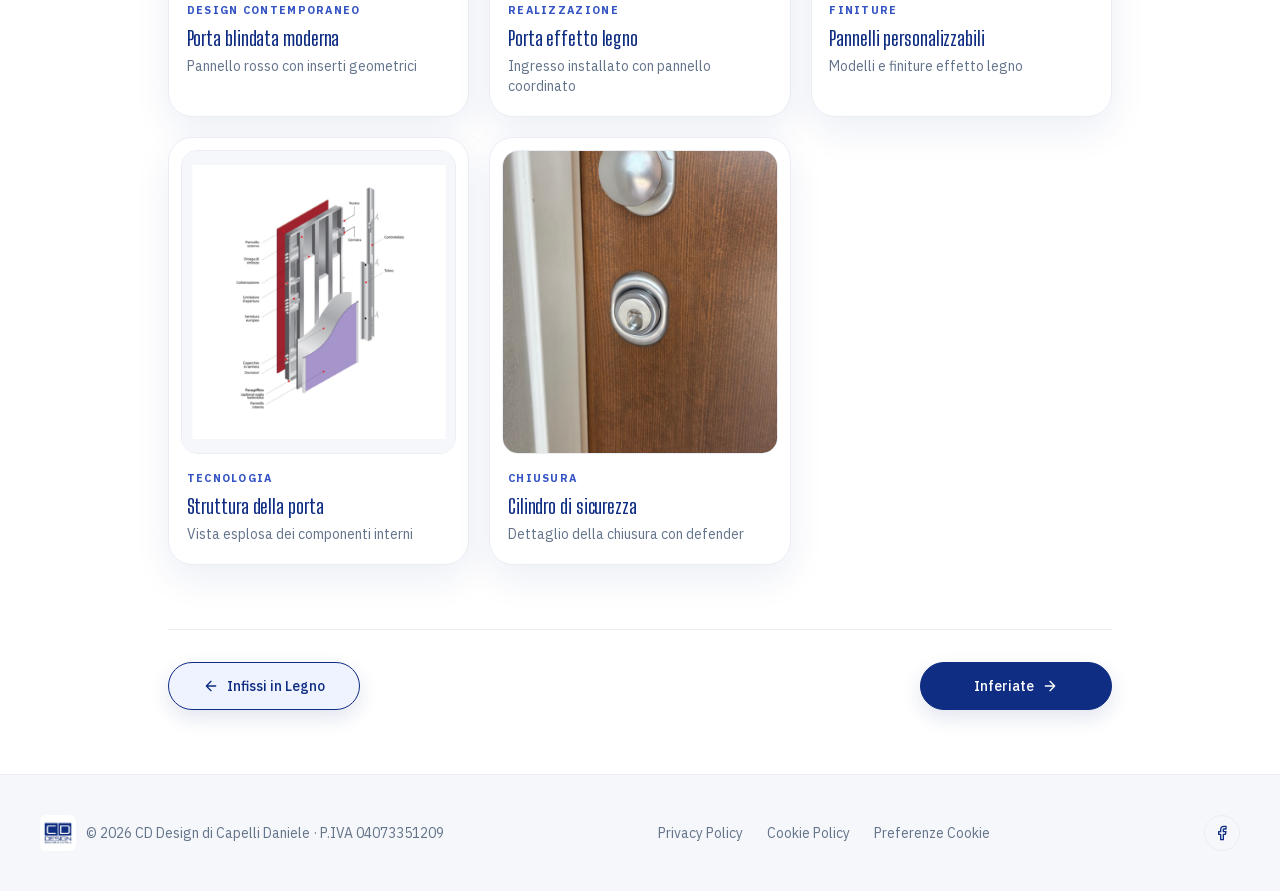
<file: porte-blindate.html>
<!DOCTYPE html>
<html lang="it">
<head>
<meta charset="UTF-8">
<meta name="viewport" content="width=device-width, initial-scale=1.0">
<script type="text/javascript" src="https://embeds.iubenda.com/widgets/5c360cf1-d263-40f5-886e-3d1045f3835b.js"></script>
<style>#iub-legal-footer { display: none !important; }</style>
<title>Porte Blindate | CD Design Porte &amp; Finestre</title>
<meta name="description" content="Porte blindate e soluzioni di protezione per l'ingresso: pannelli personalizzabili, strutture rinforzate, cilindri di sicurezza e posa curata.">
<link rel="canonical" href="https://cd-design.eu/porte-blindate.html">
<meta property="og:type" content="website">
<meta property="og:site_name" content="CD Design Porte &amp; Finestre">
<meta property="og:locale" content="it_IT">
<meta property="og:url" content="https://cd-design.eu/porte-blindate.html">
<meta property="og:title" content="Porte Blindate | CD Design Porte &amp; Finestre">
<meta property="og:description" content="Porte blindate e soluzioni di protezione per l'ingresso: pannelli personalizzabili, strutture rinforzate, cilindri di sicurezza e posa curata.">
<meta property="og:image" content="https://cd-design.eu/images/porte-blindate-intro-wide.jpg">
<meta name="twitter:card" content="summary_large_image">
<meta name="twitter:title" content="Porte Blindate | CD Design Porte &amp; Finestre">
<meta name="twitter:description" content="Porte blindate e soluzioni di protezione per l'ingresso: pannelli personalizzabili, strutture rinforzate, cilindri di sicurezza e posa curata.">
<meta name="twitter:image" content="https://cd-design.eu/images/porte-blindate-intro-wide.jpg">
<link rel="preload" href="assets/fonts/IBMPlexSans-latin-118b756c.woff2" as="font" type="font/woff2" crossorigin>
<link rel="preload" href="assets/fonts/BigShouldersDisplay-latin-48e1b4bf.woff2" as="font" type="font/woff2" crossorigin>
<link rel="stylesheet" href="assets/fonts.css">
<link rel="stylesheet" href="assets/product-gallery.css">
<style>
  html { scroll-behavior: smooth; }
  #dropdownMenu { max-height: calc(100vh - 6rem); overscroll-behavior: contain; -webkit-overflow-scrolling: touch; }
  #prodottiSubmenu { flex-shrink: 0; }
  @supports (height: 100dvh) { #dropdownMenu { max-height: calc(100dvh - 6rem); } }
  body { font-family: 'IBM Plex Sans', sans-serif; background:#fff; color:#0f2d83; }
  h1,h2,h3,h4, .font-display { font-family: 'Big Shoulders Display', sans-serif; letter-spacing: -0.005em; }
  .glass-nav {
    background: rgba(255,255,255,0.8);
    backdrop-filter: blur(12px);
    -webkit-backdrop-filter: blur(12px);
  }

  .spec-frame { position: relative; }
  .spec-tick { position: absolute; width: 16px; height: 16px; opacity: 0.45; pointer-events: none; }
  .spec-tick.tl { top: -7px; left: -7px; border-top: 2px solid currentColor; border-left: 2px solid currentColor; }
  .spec-tick.tr { top: -7px; right: -7px; border-top: 2px solid currentColor; border-right: 2px solid currentColor; }
  .spec-tick.bl { bottom: -7px; left: -7px; border-bottom: 2px solid currentColor; border-left: 2px solid currentColor; }
  .spec-tick.br { bottom: -7px; right: -7px; border-bottom: 2px solid currentColor; border-right: 2px solid currentColor; }

  .security-products-intro {
    display: grid;
    gap: 0.65rem;
    max-width: 44rem;
    margin-bottom: 1.75rem;
  }
  .security-product-card {
    display: flex;
    flex-direction: column;
    min-width: 0;
    padding: 0.75rem 0.75rem 1.25rem;
    border: 1px solid #eaeef4;
    border-radius: 1.5rem;
    background: #fff;
    box-shadow: 0 14px 36px rgba(15, 45, 131, 0.08);
    transition: transform 220ms ease, box-shadow 220ms ease, border-color 220ms ease;
  }
  .security-product-card:hover {
    transform: translateY(-4px);
    border-color: #cbd7f1;
    box-shadow: 0 20px 44px rgba(15, 45, 131, 0.13);
  }
  .security-product-card__body { padding: 0 0.35rem; }
  .security-product-card__tag {
    display: inline-flex;
    margin-top: 1rem;
    color: #3454c4;
    font-size: 0.68rem;
    font-weight: 700;
    letter-spacing: 0.12em;
    text-transform: uppercase;
  }
</style>
<link rel="stylesheet" href="assets/tailwind.css">
</head>
<body class="antialiased">

<!-- NAVIGATION -->
<nav class="glass-nav fixed top-0 left-0 right-0 z-50 h-20 border-b border-brand-100">
  <div class="relative max-w-7xl mx-auto h-full px-6 md:px-10 flex items-center justify-end">
    <a href="index.html" aria-label="CD Design - Home" class="absolute left-1/2 top-1/2 -translate-x-1/2 -translate-y-1/2 flex items-center gap-2">
      <img src="images/logo.jpg" alt="CD Design Porte &amp; Finestre" class="h-[3.75rem] md:h-12 w-auto object-contain rounded-md">
    </a>
    <div class="relative">
      <button id="menuBtn" aria-label="Apri menu" aria-expanded="false" class="w-11 h-11 rounded-full border border-brand-100 flex items-center justify-center hover:border-brand-900 transition-colors bg-white/70">
        <svg id="menuIconOpen" width="20" height="20" viewBox="0 0 24 24" aria-hidden="true" style="vertical-align:-0.125em"><path fill="none" stroke="currentColor" stroke-linecap="round" stroke-linejoin="round" stroke-width="2" d="M4 5h16M4 12h16M4 19h16"/></svg>
        <svg id="menuIconClose" class="hidden" width="20" height="20" viewBox="0 0 24 24" aria-hidden="true" style="vertical-align:-0.125em"><path fill="none" stroke="currentColor" stroke-linecap="round" stroke-linejoin="round" stroke-width="2" d="M18 6L6 18M6 6l12 12"/></svg>
      </button>
      <div id="dropdownMenu" class="hidden absolute right-0 top-14 w-72 bg-white rounded-2xl shadow-2xl border border-brand-100 p-3 flex flex-col gap-1 max-h-[80vh] overflow-y-auto">
        <button id="prodottiToggle" type="button" aria-expanded="false" class="w-full flex items-center justify-between px-4 py-3.5 rounded-xl hover:bg-brand-50 transition-colors">
          <span class="text-sm font-semibold">Prodotti</span>
          <span id="prodottiPlus" class="w-6 h-6 rounded-full bg-brand-900 text-white flex items-center justify-center text-base leading-none font-medium transition-transform duration-300 ease-in-out">+</span>
        </button>
        <div id="prodottiSubmenu" class="overflow-hidden max-h-0 transition-[max-height] duration-300 ease-in-out">
          <div class="flex flex-col gap-0.5 pt-1 pb-2 pl-3 border-l-2 border-brand-50 ml-4">
          <a href="infissi-pvc.html" class="px-4 py-2.5 rounded-lg hover:bg-brand-50 text-sm text-brand-400 hover:text-brand-900 transition-colors">Infissi in PVC</a>
          <a href="infissi-alluminio.html" class="px-4 py-2.5 rounded-lg hover:bg-brand-50 text-sm text-brand-400 hover:text-brand-900 transition-colors">Infissi in Alluminio</a>
          <a href="infissi-legno.html" class="px-4 py-2.5 rounded-lg hover:bg-brand-50 text-sm text-brand-400 hover:text-brand-900 transition-colors">Infissi in Legno</a>
          <a href="porte-blindate.html" class="px-4 py-2.5 rounded-lg hover:bg-brand-50 text-sm text-brand-400 hover:text-brand-900 transition-colors">Porte Blindate</a>
          <a href="inferiate.html" class="px-4 py-2.5 rounded-lg hover:bg-brand-50 text-sm text-brand-400 hover:text-brand-900 transition-colors">Inferiate</a>
          <a href="zanzariere.html" class="px-4 py-2.5 rounded-lg hover:bg-brand-50 text-sm text-brand-400 hover:text-brand-900 transition-colors">Zanzariere</a>
          <a href="persiane-scuri-alluminio.html" class="px-4 py-2.5 rounded-lg hover:bg-brand-50 text-sm text-brand-400 hover:text-brand-900 transition-colors">Persiane e Scuri in Alluminio</a>
          <a href="porte-interne.html" class="px-4 py-2.5 rounded-lg hover:bg-brand-50 text-sm text-brand-400 hover:text-brand-900 transition-colors">Porte Interne</a>
          <a href="tapparelle-alluminio.html" class="px-4 py-2.5 rounded-lg hover:bg-brand-50 text-sm text-brand-400 hover:text-brand-900 transition-colors">Tapparelle in Alluminio</a>
          <a href="tende-caduta-sole.html" class="px-4 py-2.5 rounded-lg hover:bg-brand-50 text-sm text-brand-400 hover:text-brand-900 transition-colors">Tende da Sole</a>
          </div>
        </div>
        <a href="index.html#realizzazioni" class="px-4 py-3.5 rounded-xl hover:bg-brand-50 transition-colors text-sm font-medium">Realizzazioni</a>
        <a href="index.html#recensioni" class="px-4 py-3.5 rounded-xl hover:bg-brand-50 transition-colors text-sm font-medium">Recensioni</a>
        <a href="index.html#contatti" class="mt-1 bg-brand-900 text-white text-sm font-semibold px-4 py-3.5 rounded-xl text-center hover:-translate-y-0.5 transition-transform">Richiedi Preventivo</a>
      </div>
    </div>
  </div>
</nav>


<!-- HEADER CATEGORIA -->
<section class="pt-28 pb-10 md:pt-36 md:pb-14 bg-brand-50">
  <div class="max-w-5xl mx-auto px-6 md:px-10">
    <a href="index.html" class="product-back-button inline-flex items-center gap-2 text-sm font-medium transition-all mb-6">
      <svg width="16" height="16" viewBox="0 0 24 24" aria-hidden="true" style="vertical-align:-0.125em"><path fill="none" stroke="currentColor" stroke-linecap="round" stroke-linejoin="round" stroke-width="2" d="m12 19l-7-7l7-7m7 7H5"/></svg>
      Torna al sito
    </a>
    <p class="text-xs font-semibold tracking-widest uppercase text-accent mb-3">Prodotti &middot; 04/10</p>
    <h1 class="font-display font-bold text-4xl md:text-6xl tracking-tight max-w-2xl mb-3">Porte Blindate</h1>
    <p class="text-sm font-medium text-brand-400">Protezione &middot; Design &middot; Posa su misura</p>
  </div>
</section>

<!-- DETTAGLIO -->
<section class="product-detail bg-white py-12 md:py-16">
  <div class="max-w-5xl mx-auto px-6 md:px-10">
    <div class="spec-frame relative mb-8">
      <span class="spec-tick tl text-brand-900/50"></span>
      <span class="spec-tick tr text-brand-900/50"></span>
      <span class="spec-tick bl text-brand-900/50"></span>
      <span class="spec-tick br text-brand-900/50"></span>
      <div class="product-intro-media" style="--intro-position: 50% center;">
        <img src="images/porte-blindate-intro-wide.jpg" width="1800" height="766" fetchpriority="high" alt="Gamma di porte blindate con differenti pannelli effetto legno" class="w-full h-full object-cover">
      </div>
    </div>
    <p class="text-brand-400 leading-relaxed max-w-2xl mb-10 text-base md:text-lg">Soluzioni per rendere l'ingresso più protetto senza rinunciare all'estetica: porte installate, pannelli in diverse finiture, struttura interna e componenti di chiusura. Ogni immagine qui sotto mostra esattamente la soluzione descritta.</p>

    <div class="security-products-intro">
      <p class="text-xs font-semibold tracking-widest uppercase text-accent">Gamma e componenti</p>
      <h2 class="font-display font-semibold text-3xl md:text-4xl">Soluzioni per ogni ingresso</h2>
      <p class="text-sm md:text-base text-brand-400 leading-relaxed">Dall'aspetto del pannello ai dettagli di sicurezza, scegliamo insieme la configurazione più adatta all'abitazione e curiamo la posa.</p>
    </div>
    <div class="security-product-grid grid sm:grid-cols-2 lg:grid-cols-3 gap-4 md:gap-5 mb-16">
      <article class="security-product-card group">
        <div class="product-card-media overflow-hidden rounded-2xl bg-brand-50 border border-brand-100">
          <img src="images/foto-019.jpg" loading="lazy" alt="Porta blindata moderna rossa con inserti geometrici" class="w-full h-full object-cover transition-transform duration-500 ease-out group-hover:scale-105">
        </div>
        <div class="security-product-card__body">
          <span class="security-product-card__tag">Design contemporaneo</span>
          <h3 class="font-display font-semibold text-xl mt-1">Porta blindata moderna</h3>
          <p class="text-sm text-brand-400 mt-1">Pannello rosso con inserti geometrici</p>
        </div>
      </article>
      <article class="security-product-card group">
        <div class="product-card-media overflow-hidden rounded-2xl bg-brand-50 border border-brand-100">
          <img src="images/porta-blindata-intro.jpg" loading="lazy" alt="Porta blindata installata con pannello effetto legno" class="w-full h-full object-cover transition-transform duration-500 ease-out group-hover:scale-105">
        </div>
        <div class="security-product-card__body">
          <span class="security-product-card__tag">Realizzazione</span>
          <h3 class="font-display font-semibold text-xl mt-1">Porta effetto legno</h3>
          <p class="text-sm text-brand-400 mt-1">Ingresso installato con pannello coordinato</p>
        </div>
      </article>
      <article class="security-product-card group">
        <div class="product-card-media product-card-media--contain overflow-hidden rounded-2xl bg-brand-50 border border-brand-100">
          <img src="images/foto-151.jpg" loading="lazy" alt="Cinque pannelli per porte blindate in finiture effetto legno" class="w-full h-full transition-transform duration-500 ease-out group-hover:scale-105">
        </div>
        <div class="security-product-card__body">
          <span class="security-product-card__tag">Finiture</span>
          <h3 class="font-display font-semibold text-xl mt-1">Pannelli personalizzabili</h3>
          <p class="text-sm text-brand-400 mt-1">Modelli e finiture effetto legno</p>
        </div>
      </article>
      <article class="security-product-card group">
        <div class="product-card-media product-card-media--contain overflow-hidden rounded-2xl bg-brand-50 border border-brand-100">
          <img src="images/foto-192.jpg" loading="lazy" alt="Vista tecnica esplosa della struttura di una porta blindata" class="w-full h-full transition-transform duration-500 ease-out group-hover:scale-105">
        </div>
        <div class="security-product-card__body">
          <span class="security-product-card__tag">Tecnologia</span>
          <h3 class="font-display font-semibold text-xl mt-1">Struttura della porta</h3>
          <p class="text-sm text-brand-400 mt-1">Vista esplosa dei componenti interni</p>
        </div>
      </article>
      <article class="security-product-card group">
        <div class="product-card-media overflow-hidden rounded-2xl bg-brand-50 border border-brand-100">
          <img src="images/foto-067.jpg" loading="lazy" alt="Dettaglio del cilindro e del defender su porta blindata" class="w-full h-full object-cover transition-transform duration-500 ease-out group-hover:scale-105">
        </div>
        <div class="security-product-card__body">
          <span class="security-product-card__tag">Chiusura</span>
          <h3 class="font-display font-semibold text-xl mt-1">Cilindro di sicurezza</h3>
          <p class="text-sm text-brand-400 mt-1">Dettaglio della chiusura con defender</p>
        </div>
      </article>
    </div>

    <div class="product-pager flex items-center justify-between border-t border-brand-100 pt-8">
      <a href="infissi-legno.html" class="product-pager__button inline-flex items-center gap-2 text-sm font-medium transition-all">
        <svg width="16" height="16" viewBox="0 0 24 24" aria-hidden="true" style="vertical-align:-0.125em"><path fill="none" stroke="currentColor" stroke-linecap="round" stroke-linejoin="round" stroke-width="2" d="m12 19l-7-7l7-7m7 7H5"/></svg>
        Infissi in Legno
      </a>
      <a href="inferiate.html" class="product-pager__button inline-flex items-center gap-2 text-sm font-medium transition-all">
        Inferiate
        <svg width="16" height="16" viewBox="0 0 24 24" aria-hidden="true" style="vertical-align:-0.125em"><path fill="none" stroke="currentColor" stroke-linecap="round" stroke-linejoin="round" stroke-width="2" d="M5 12h14m-7-7l7 7l-7 7"/></svg>
      </a>
    </div>
  </div>
</section>

<!-- FOOTER -->
<footer class="bg-brand-50 border-t border-brand-100">
  <div class="max-w-7xl mx-auto px-6 md:px-10 py-10 flex flex-col md:flex-row items-center justify-between gap-6">
    <div class="flex items-center gap-2.5">
      <img src="images/logo.jpg" alt="CD Design" class="h-9 w-auto object-contain rounded-md">
      <p class="text-sm text-brand-400">&copy; <span id="year"></span> CD Design di Capelli Daniele &middot; P.IVA 04073351209</p>
    </div>
    <div class="flex gap-6 text-sm text-brand-400">
      <a href="https://www.iubenda.com/privacy-policy/68390861" class="iubenda-noiframe iubenda-embed hover:text-brand-900 transition-colors" title="Privacy Policy ">Privacy Policy</a>
      <a href="https://www.iubenda.com/privacy-policy/68390861/cookie-policy" class="iubenda-noiframe iubenda-embed hover:text-brand-900 transition-colors" title="Cookie Policy ">Cookie Policy</a>
      <a href="#" class="iubenda-cs-preferences-link hover:text-brand-900 transition-colors">Preferenze Cookie</a>
      <script type="text/javascript">(function (w,d) {var loader = function () {var s = d.createElement("script"), tag = d.getElementsByTagName("script")[0]; s.src="https://cdn.iubenda.com/iubenda.js"; tag.parentNode.insertBefore(s,tag);}; if(w.addEventListener){w.addEventListener("load", loader, false);}else if(w.attachEvent){w.attachEvent("onload", loader);}else{w.onload = loader;}})(window, document);</script>
    </div>
    <div class="flex gap-4">
      <a href="https://www.facebook.com/0cddesign/" target="_blank" rel="noopener" aria-label="Facebook" class="w-9 h-9 rounded-full border border-brand-100 flex items-center justify-center hover:bg-brand-900 hover:text-white hover:border-brand-900 transition-colors">
        <svg width="16" height="16" viewBox="0 0 24 24" aria-hidden="true" style="vertical-align:-0.125em"><path fill="none" stroke="currentColor" stroke-linecap="round" stroke-linejoin="round" stroke-width="2" d="M18 2h-3a5 5 0 0 0-5 5v3H7v4h3v8h4v-8h3l1-4h-4V7a1 1 0 0 1 1-1h3z"/></svg>
      </a>
    </div>
  </div>
</footer>


<script>
  document.getElementById('year').textContent = new Date().getFullYear();

  const menuBtn = document.getElementById('menuBtn');
  const dropdownMenu = document.getElementById('dropdownMenu');
  const menuIconOpen = document.getElementById('menuIconOpen');
  const menuIconClose = document.getElementById('menuIconClose');
  const prodottiToggle = document.getElementById('prodottiToggle');
  const prodottiSubmenu = document.getElementById('prodottiSubmenu');
  const prodottiPlus = document.getElementById('prodottiPlus');

  function collapseSubmenu() {
    prodottiSubmenu.style.maxHeight = '0px';
    prodottiToggle.setAttribute('aria-expanded', 'false');
    prodottiPlus.style.transform = 'rotate(0deg)';
  }
  function closeMenu() {
    dropdownMenu.classList.add('hidden');
    menuIconOpen.classList.remove('hidden');
    menuIconClose.classList.add('hidden');
    menuBtn.setAttribute('aria-expanded', 'false');
    collapseSubmenu();
  }
  function openMenu() {
    dropdownMenu.classList.remove('hidden');
    menuIconOpen.classList.add('hidden');
    menuIconClose.classList.remove('hidden');
    menuBtn.setAttribute('aria-expanded', 'true');
  }
  menuBtn.addEventListener('click', (e) => {
    e.stopPropagation();
    dropdownMenu.classList.contains('hidden') ? openMenu() : closeMenu();
  });
  prodottiToggle.addEventListener('click', (e) => {
    e.stopPropagation();
    const expanded = prodottiToggle.getAttribute('aria-expanded') === 'true';
    if (expanded) {
      collapseSubmenu();
    } else {
      prodottiToggle.setAttribute('aria-expanded', 'true');
      prodottiPlus.style.transform = 'rotate(45deg)';
      prodottiSubmenu.style.maxHeight = prodottiSubmenu.scrollHeight + 'px';
    }
  });
  dropdownMenu.querySelectorAll('a').forEach(a => a.addEventListener('click', closeMenu));
  document.addEventListener('click', (e) => {
    if (!dropdownMenu.contains(e.target) && e.target !== menuBtn) closeMenu();
  });
  document.addEventListener('keydown', (e) => { if (e.key === 'Escape') closeMenu(); });
</script>
<script src="assets/product-gallery.js"></script>
</body>
</html>
</file>
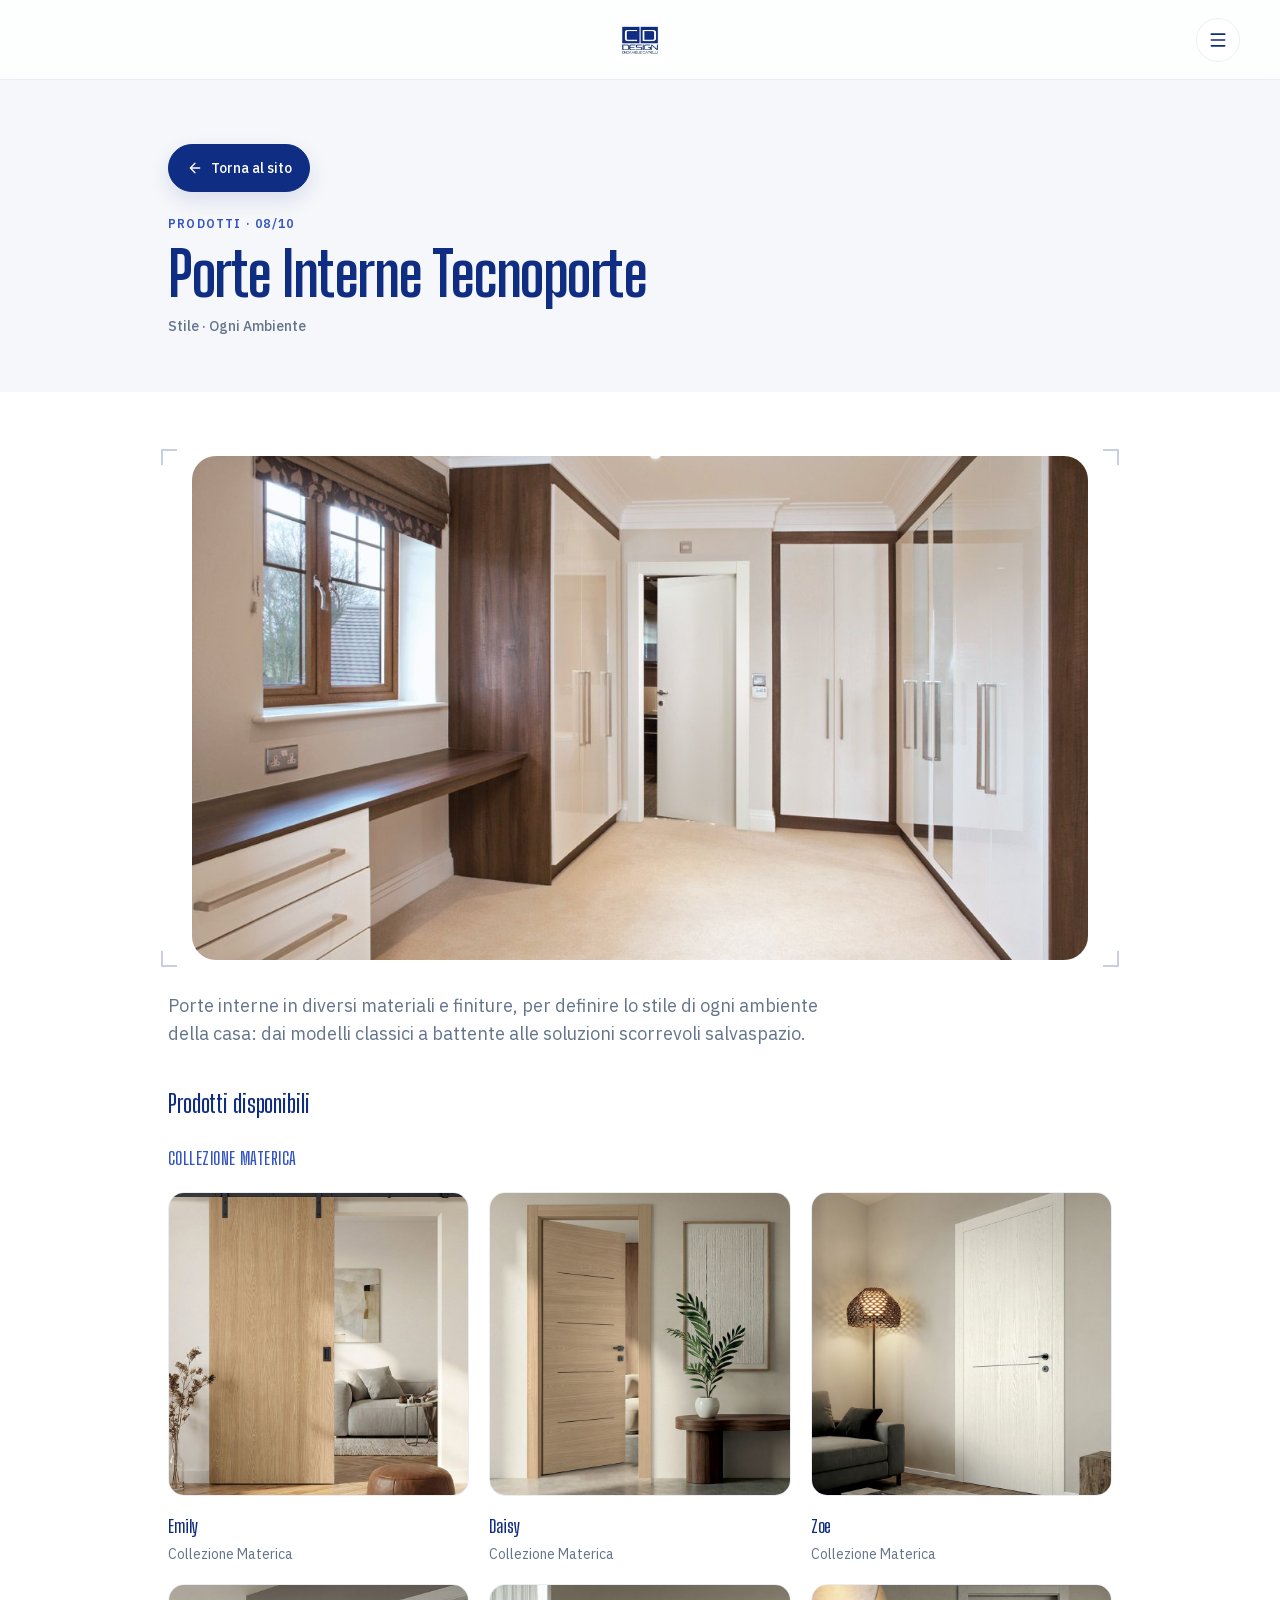
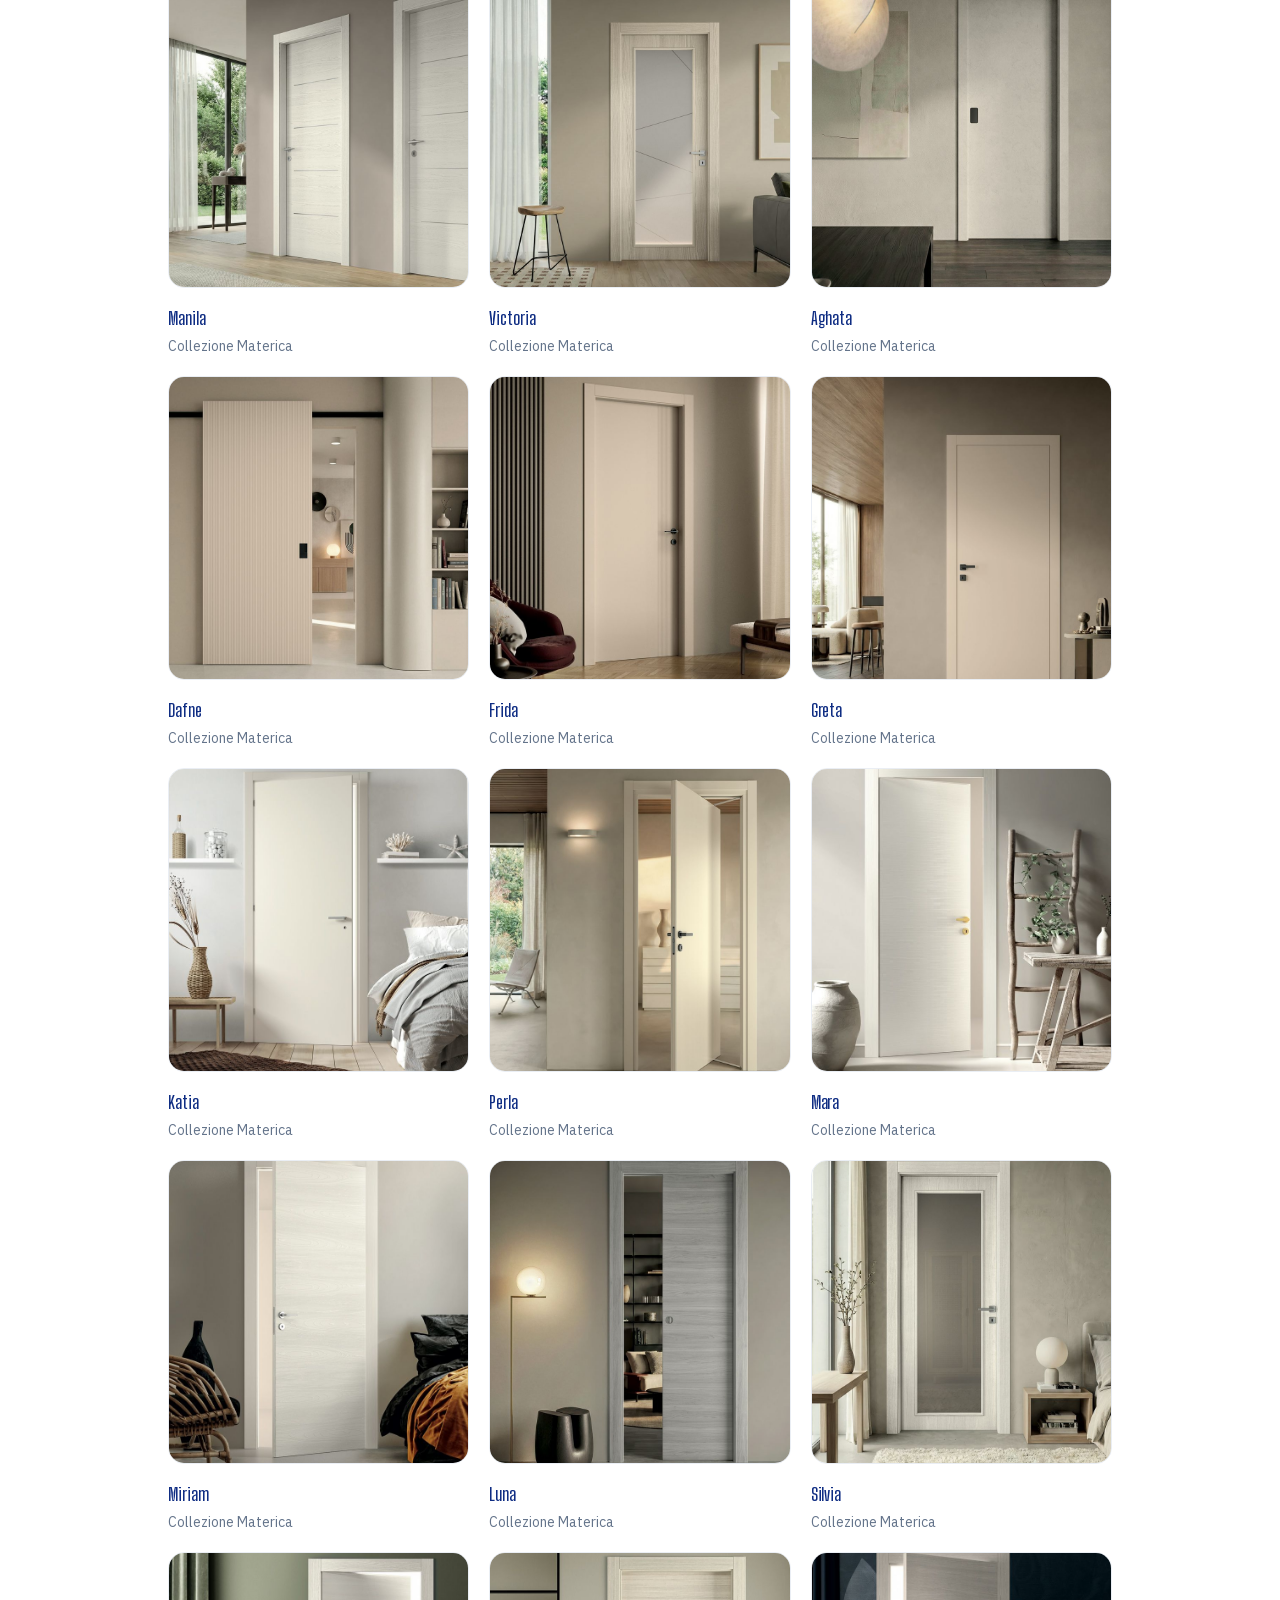
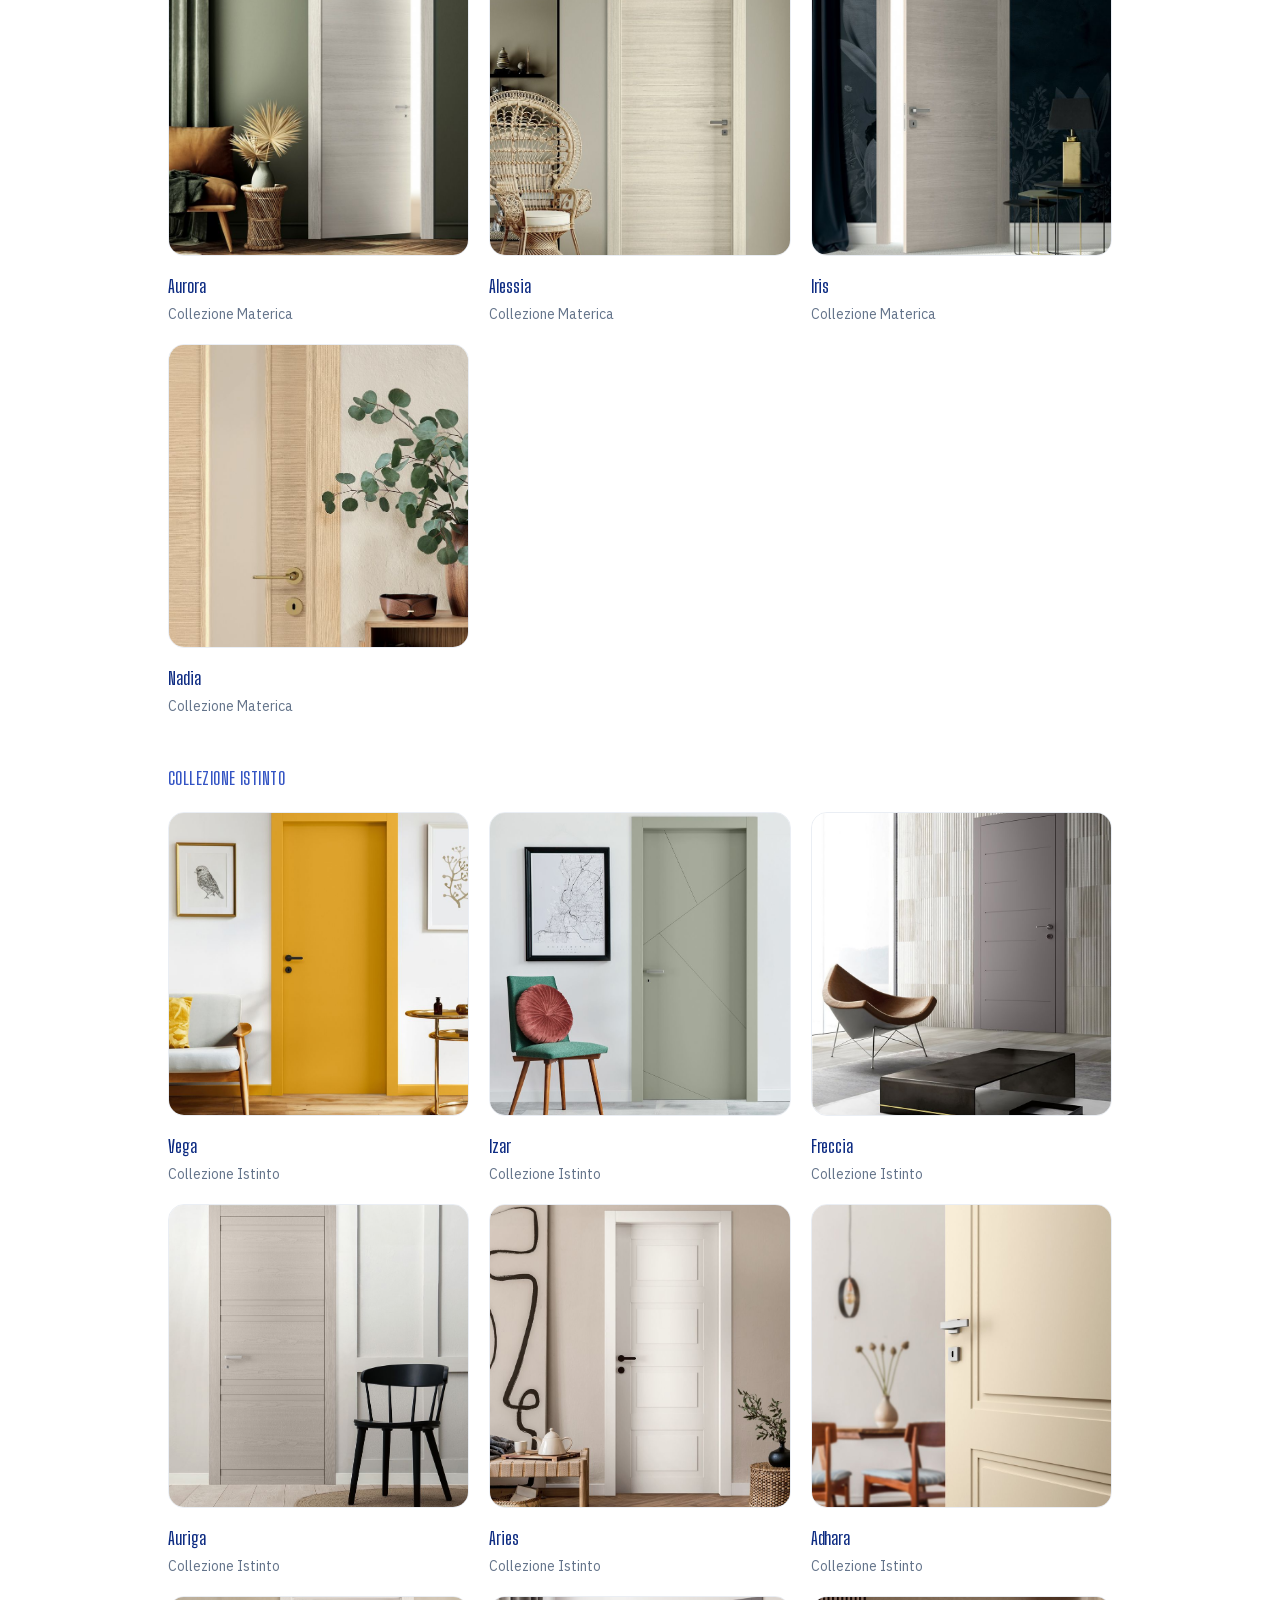
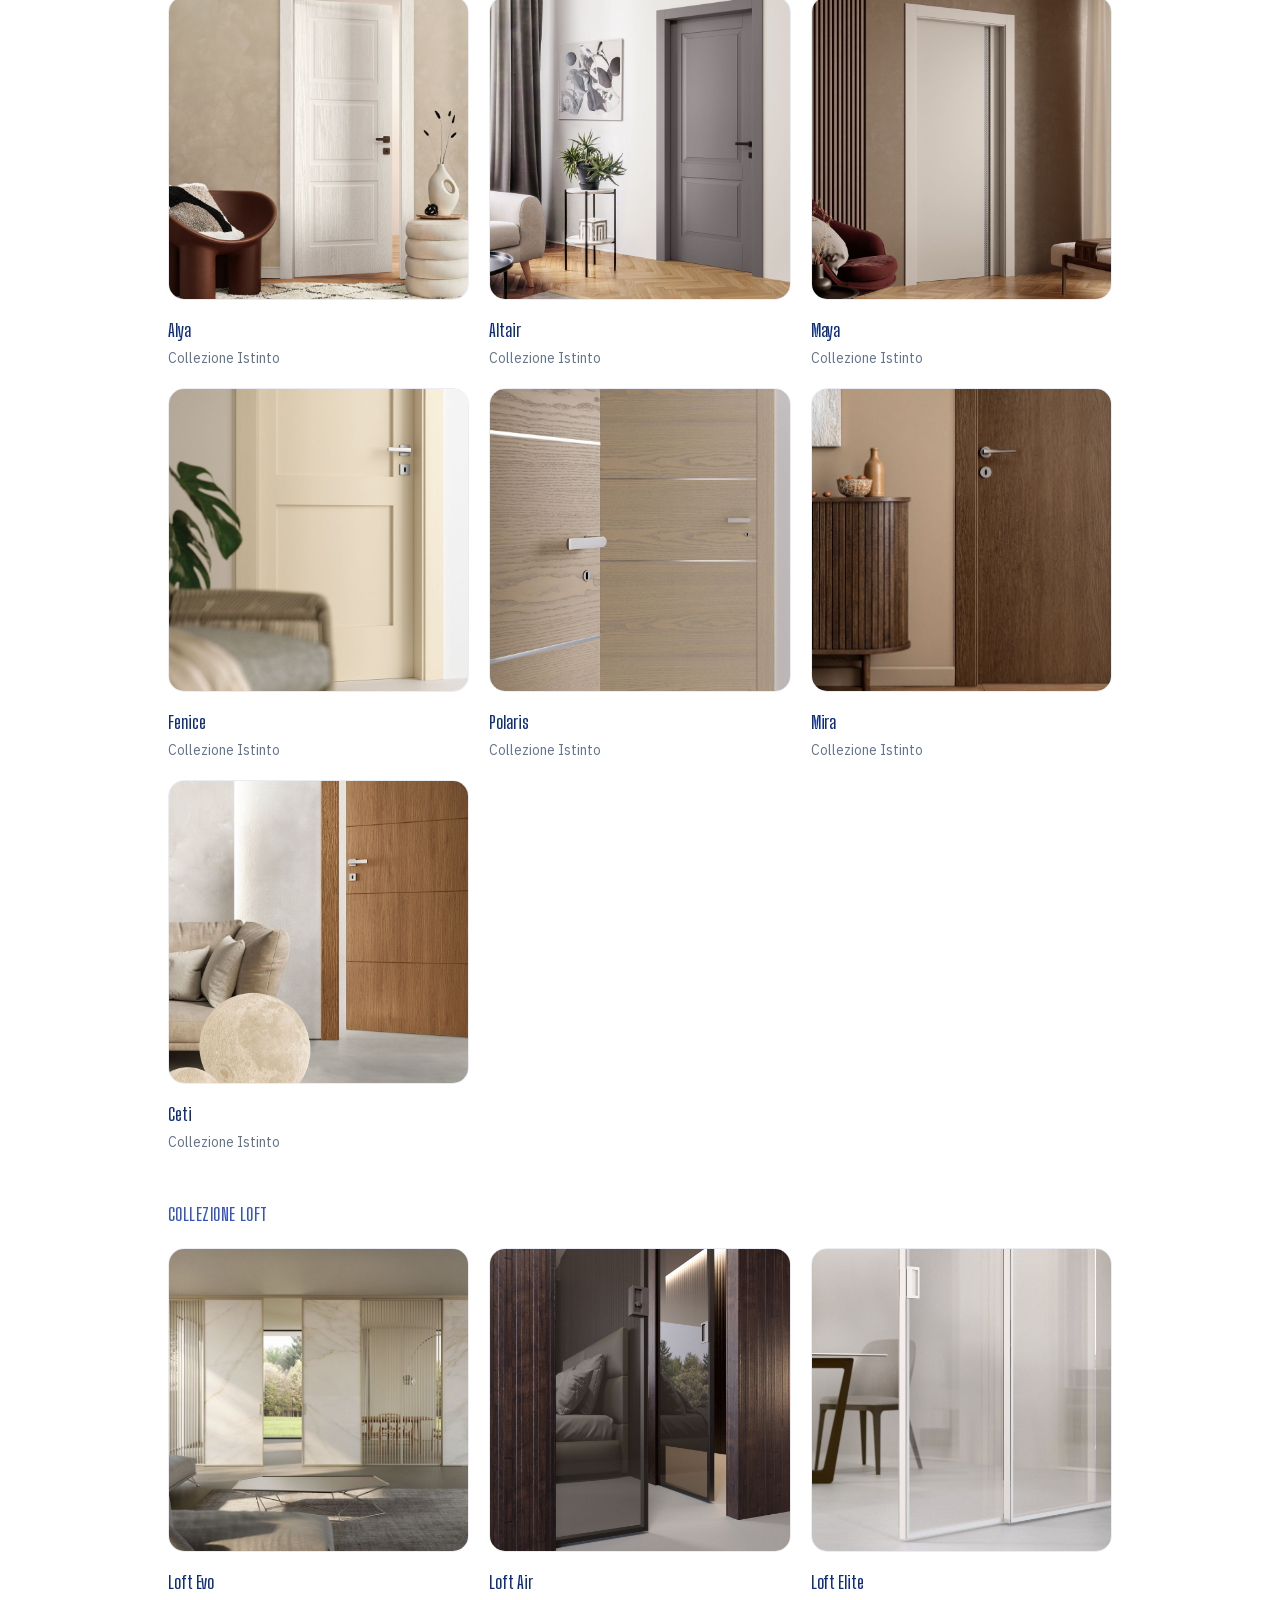
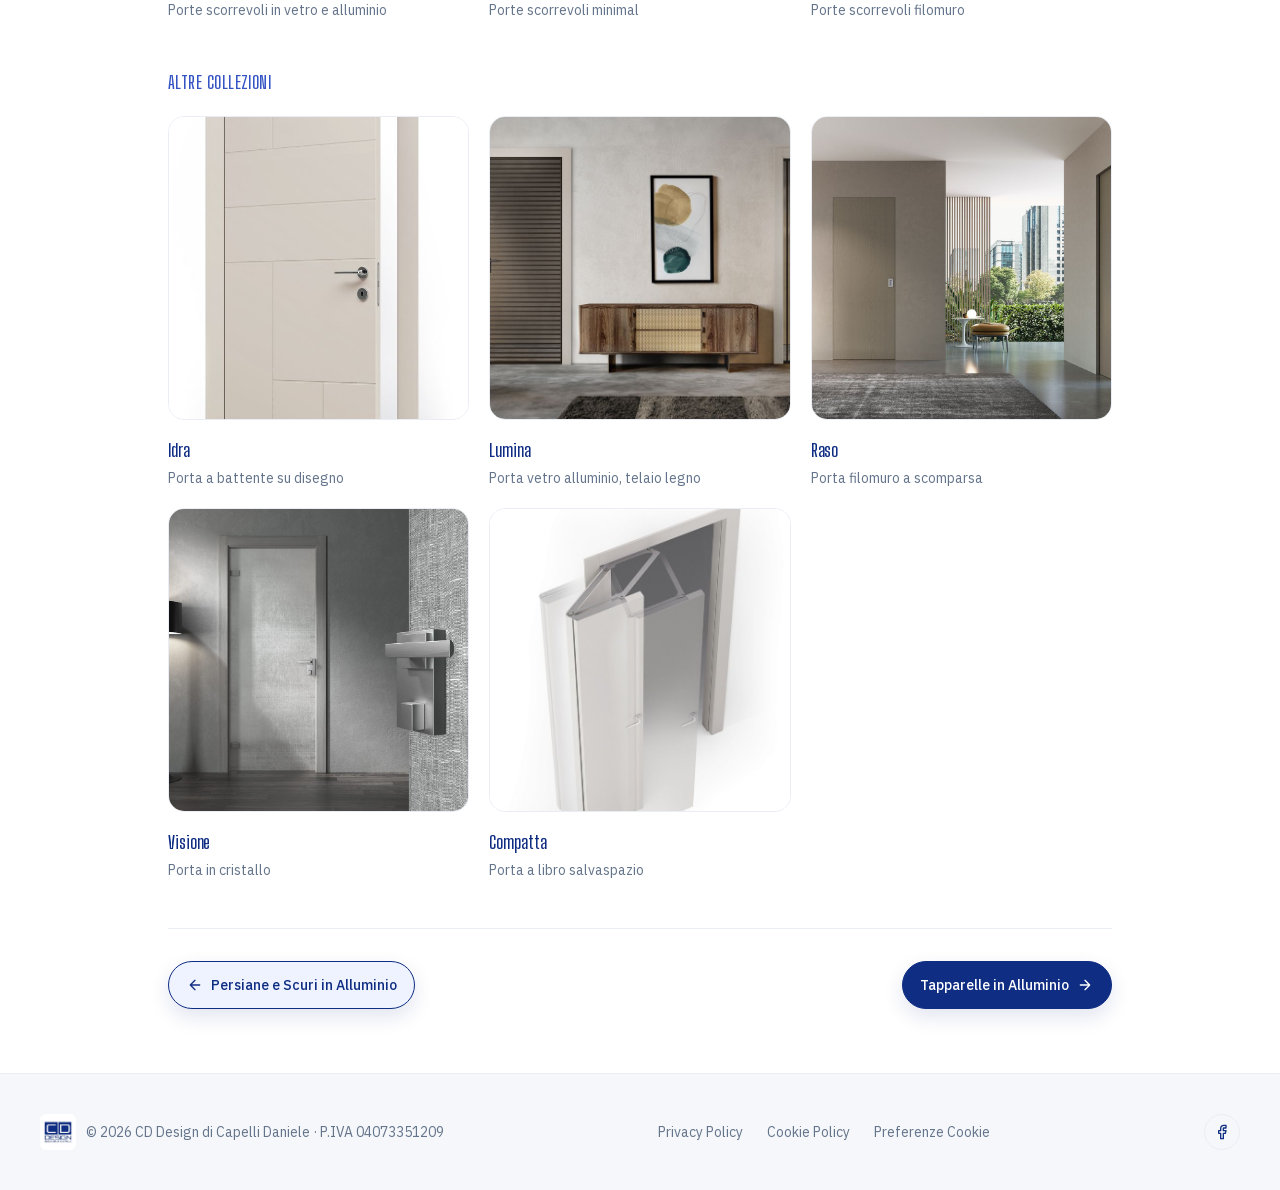
<file: porte-interne.html>
<!DOCTYPE html>
<html lang="it">
<head>
<meta charset="UTF-8">
<meta name="viewport" content="width=device-width, initial-scale=1.0">
<script type="text/javascript" src="https://embeds.iubenda.com/widgets/5c360cf1-d263-40f5-886e-3d1045f3835b.js"></script>
<style>#iub-legal-footer { display: none !important; }</style>
<title>Porte Interne Tecnoporte | CD Design Porte &amp; Finestre</title>
<meta name="description" content="Porte interne in diversi materiali e finiture, per definire lo stile di ogni ambiente della casa: dai modelli classici a battente alle soluzioni scorrevoli salvaspazio.">
<link rel="canonical" href="https://cd-design.eu/porte-interne.html">
<meta property="og:type" content="website">
<meta property="og:site_name" content="CD Design Porte &amp; Finestre">
<meta property="og:locale" content="it_IT">
<meta property="og:url" content="https://cd-design.eu/porte-interne.html">
<meta property="og:title" content="Porte Interne Tecnoporte | CD Design Porte &amp; Finestre">
<meta property="og:description" content="Porte interne in diversi materiali e finiture, per definire lo stile di ogni ambiente della casa: dai modelli classici a battente alle soluzioni scorrevoli salvaspazio.">
<meta property="og:image" content="https://cd-design.eu/images/porte-interne-intro.jpg">
<meta name="twitter:card" content="summary_large_image">
<meta name="twitter:title" content="Porte Interne Tecnoporte | CD Design Porte &amp; Finestre">
<meta name="twitter:description" content="Porte interne in diversi materiali e finiture, per definire lo stile di ogni ambiente della casa: dai modelli classici a battente alle soluzioni scorrevoli salvaspazio.">
<meta name="twitter:image" content="https://cd-design.eu/images/porte-interne-intro.jpg">
<link rel="preload" href="assets/fonts/IBMPlexSans-latin-118b756c.woff2" as="font" type="font/woff2" crossorigin>
<link rel="preload" href="assets/fonts/BigShouldersDisplay-latin-48e1b4bf.woff2" as="font" type="font/woff2" crossorigin>
<link rel="stylesheet" href="assets/fonts.css">
<link rel="stylesheet" href="assets/product-gallery.css">
<style>
  html { scroll-behavior: smooth; }
  #dropdownMenu { max-height: calc(100vh - 6rem); overscroll-behavior: contain; -webkit-overflow-scrolling: touch; }
  #prodottiSubmenu { flex-shrink: 0; }
  @supports (height: 100dvh) { #dropdownMenu { max-height: calc(100dvh - 6rem); } }
  body { font-family: 'IBM Plex Sans', sans-serif; background:#fff; color:#0f2d83; }
  h1,h2,h3,h4, .font-display { font-family: 'Big Shoulders Display', sans-serif; letter-spacing: -0.005em; }
  .glass-nav {
    background: rgba(255,255,255,0.8);
    backdrop-filter: blur(12px);
    -webkit-backdrop-filter: blur(12px);
  }

  .spec-frame { position: relative; }
  .spec-tick { position: absolute; width: 16px; height: 16px; opacity: 0.45; pointer-events: none; }
  .spec-tick.tl { top: -7px; left: -7px; border-top: 2px solid currentColor; border-left: 2px solid currentColor; }
  .spec-tick.tr { top: -7px; right: -7px; border-top: 2px solid currentColor; border-right: 2px solid currentColor; }
  .spec-tick.bl { bottom: -7px; left: -7px; border-bottom: 2px solid currentColor; border-left: 2px solid currentColor; }
  .spec-tick.br { bottom: -7px; right: -7px; border-bottom: 2px solid currentColor; border-right: 2px solid currentColor; }
</style>
<link rel="stylesheet" href="assets/tailwind.css">
</head>
<body class="antialiased">

<!-- NAVIGATION -->
<nav class="glass-nav fixed top-0 left-0 right-0 z-50 h-20 border-b border-brand-100">
  <div class="relative max-w-7xl mx-auto h-full px-6 md:px-10 flex items-center justify-end">
    <a href="index.html" aria-label="CD Design - Home" class="absolute left-1/2 top-1/2 -translate-x-1/2 -translate-y-1/2 flex items-center gap-2">
      <img src="images/logo.jpg" alt="CD Design Porte &amp; Finestre" class="h-[3.75rem] md:h-12 w-auto object-contain rounded-md">
    </a>
    <div class="relative">
      <button id="menuBtn" aria-label="Apri menu" aria-expanded="false" class="w-11 h-11 rounded-full border border-brand-100 flex items-center justify-center hover:border-brand-900 transition-colors bg-white/70">
        <svg id="menuIconOpen" width="20" height="20" viewBox="0 0 24 24" aria-hidden="true" style="vertical-align:-0.125em"><path fill="none" stroke="currentColor" stroke-linecap="round" stroke-linejoin="round" stroke-width="2" d="M4 5h16M4 12h16M4 19h16"/></svg>
        <svg id="menuIconClose" class="hidden" width="20" height="20" viewBox="0 0 24 24" aria-hidden="true" style="vertical-align:-0.125em"><path fill="none" stroke="currentColor" stroke-linecap="round" stroke-linejoin="round" stroke-width="2" d="M18 6L6 18M6 6l12 12"/></svg>
      </button>
      <div id="dropdownMenu" class="hidden absolute right-0 top-14 w-72 bg-white rounded-2xl shadow-2xl border border-brand-100 p-3 flex flex-col gap-1 max-h-[80vh] overflow-y-auto">
        <button id="prodottiToggle" type="button" aria-expanded="false" class="w-full flex items-center justify-between px-4 py-3.5 rounded-xl hover:bg-brand-50 transition-colors">
          <span class="text-sm font-semibold">Prodotti</span>
          <span id="prodottiPlus" class="w-6 h-6 rounded-full bg-brand-900 text-white flex items-center justify-center text-base leading-none font-medium transition-transform duration-300 ease-in-out">+</span>
        </button>
        <div id="prodottiSubmenu" class="overflow-hidden max-h-0 transition-[max-height] duration-300 ease-in-out">
          <div class="flex flex-col gap-0.5 pt-1 pb-2 pl-3 border-l-2 border-brand-50 ml-4">
          <a href="infissi-pvc.html" class="px-4 py-2.5 rounded-lg hover:bg-brand-50 text-sm text-brand-400 hover:text-brand-900 transition-colors">Infissi in PVC</a>
          <a href="infissi-alluminio.html" class="px-4 py-2.5 rounded-lg hover:bg-brand-50 text-sm text-brand-400 hover:text-brand-900 transition-colors">Infissi in Alluminio</a>
          <a href="infissi-legno.html" class="px-4 py-2.5 rounded-lg hover:bg-brand-50 text-sm text-brand-400 hover:text-brand-900 transition-colors">Infissi in Legno</a>
          <a href="porte-blindate.html" class="px-4 py-2.5 rounded-lg hover:bg-brand-50 text-sm text-brand-400 hover:text-brand-900 transition-colors">Porte Blindate</a>
          <a href="inferiate.html" class="px-4 py-2.5 rounded-lg hover:bg-brand-50 text-sm text-brand-400 hover:text-brand-900 transition-colors">Inferiate</a>
          <a href="zanzariere.html" class="px-4 py-2.5 rounded-lg hover:bg-brand-50 text-sm text-brand-400 hover:text-brand-900 transition-colors">Zanzariere</a>
          <a href="persiane-scuri-alluminio.html" class="px-4 py-2.5 rounded-lg hover:bg-brand-50 text-sm text-brand-400 hover:text-brand-900 transition-colors">Persiane e Scuri in Alluminio</a>
          <a href="porte-interne.html" class="px-4 py-2.5 rounded-lg hover:bg-brand-50 text-sm text-brand-400 hover:text-brand-900 transition-colors">Porte Interne</a>
          <a href="tapparelle-alluminio.html" class="px-4 py-2.5 rounded-lg hover:bg-brand-50 text-sm text-brand-400 hover:text-brand-900 transition-colors">Tapparelle in Alluminio</a>
          <a href="tende-caduta-sole.html" class="px-4 py-2.5 rounded-lg hover:bg-brand-50 text-sm text-brand-400 hover:text-brand-900 transition-colors">Tende da Sole</a>
          </div>
        </div>
        <a href="index.html#realizzazioni" class="px-4 py-3.5 rounded-xl hover:bg-brand-50 transition-colors text-sm font-medium">Realizzazioni</a>
        <a href="index.html#recensioni" class="px-4 py-3.5 rounded-xl hover:bg-brand-50 transition-colors text-sm font-medium">Recensioni</a>
        <a href="index.html#contatti" class="mt-1 bg-brand-900 text-white text-sm font-semibold px-4 py-3.5 rounded-xl text-center hover:-translate-y-0.5 transition-transform">Richiedi Preventivo</a>
      </div>
    </div>
  </div>
</nav>


<!-- HEADER CATEGORIA -->
<section class="pt-28 pb-10 md:pt-36 md:pb-14 bg-brand-50">
  <div class="max-w-5xl mx-auto px-6 md:px-10">
    <a href="index.html" class="product-back-button inline-flex items-center gap-2 text-sm font-medium transition-all mb-6">
      <svg width="16" height="16" viewBox="0 0 24 24" aria-hidden="true" style="vertical-align:-0.125em"><path fill="none" stroke="currentColor" stroke-linecap="round" stroke-linejoin="round" stroke-width="2" d="m12 19l-7-7l7-7m7 7H5"/></svg>
      Torna al sito
    </a>
    <p class="text-xs font-semibold tracking-widest uppercase text-accent mb-3">Prodotti &middot; 08/10</p>
    <h1 class="font-display font-bold text-4xl md:text-6xl tracking-tight max-w-2xl mb-3">Porte Interne Tecnoporte</h1>
    <p class="text-sm font-medium text-brand-400">Stile &middot; Ogni Ambiente</p>
  </div>
</section>

<!-- DETTAGLIO -->
<section class="product-detail bg-white py-12 md:py-16">
  <div class="max-w-5xl mx-auto px-6 md:px-10">
    <div class="spec-frame relative mb-8">
      <span class="spec-tick tl text-brand-900/50"></span>
      <span class="spec-tick tr text-brand-900/50"></span>
      <span class="spec-tick bl text-brand-900/50"></span>
      <span class="spec-tick br text-brand-900/50"></span>
      <div class="product-intro-media" style="--intro-position: 53% center;">
        <img src="images/porte-interne-intro.jpg" width="1134" height="790" fetchpriority="high" alt="Porta interna bianca inserita in un ambiente contemporaneo" class="w-full h-full object-cover">
      </div>
    </div>
    <p class="text-brand-400 leading-relaxed max-w-2xl mb-10 text-base md:text-lg">Porte interne in diversi materiali e finiture, per definire lo stile di ogni ambiente della casa: dai modelli classici a battente alle soluzioni scorrevoli salvaspazio.</p>

    <h2 class="font-display font-semibold text-2xl mb-6">Prodotti disponibili</h2>
        <h3 class="font-display font-semibold text-lg text-accent uppercase tracking-wide mt-2 mb-5">Collezione Materica</h3>
    <div class="grid sm:grid-cols-2 lg:grid-cols-3 gap-4 md:gap-5 mb-12">
      <div class="group">
        <div class="product-card-media overflow-hidden rounded-2xl h-56 md:h-64 bg-brand-50 border border-brand-100">
          <img src="images/tp_emily.jpg" loading="lazy" alt="Emily" class="w-full h-full object-cover transition-transform duration-500 ease-out group-hover:scale-105">
        </div>
        <h3 class="font-display font-semibold text-lg mt-4">Emily</h3>
        <p class="text-sm text-brand-400 mt-1">Collezione Materica</p>
      </div>
      <div class="group">
        <div class="product-card-media overflow-hidden rounded-2xl h-56 md:h-64 bg-brand-50 border border-brand-100">
          <img src="images/tp_daisy.jpg" loading="lazy" alt="Daisy" class="w-full h-full object-cover transition-transform duration-500 ease-out group-hover:scale-105">
        </div>
        <h3 class="font-display font-semibold text-lg mt-4">Daisy</h3>
        <p class="text-sm text-brand-400 mt-1">Collezione Materica</p>
      </div>
      <div class="group">
        <div class="product-card-media overflow-hidden rounded-2xl h-56 md:h-64 bg-brand-50 border border-brand-100">
          <img src="images/tp_zoe.jpg" loading="lazy" alt="Zoe" class="w-full h-full object-cover transition-transform duration-500 ease-out group-hover:scale-105">
        </div>
        <h3 class="font-display font-semibold text-lg mt-4">Zoe</h3>
        <p class="text-sm text-brand-400 mt-1">Collezione Materica</p>
      </div>
      <div class="group">
        <div class="product-card-media overflow-hidden rounded-2xl h-56 md:h-64 bg-brand-50 border border-brand-100">
          <img src="images/tp_manila.jpg" loading="lazy" alt="Manila" class="w-full h-full object-cover transition-transform duration-500 ease-out group-hover:scale-105">
        </div>
        <h3 class="font-display font-semibold text-lg mt-4">Manila</h3>
        <p class="text-sm text-brand-400 mt-1">Collezione Materica</p>
      </div>
      <div class="group">
        <div class="product-card-media overflow-hidden rounded-2xl h-56 md:h-64 bg-brand-50 border border-brand-100">
          <img src="images/tp_victoria.jpg" loading="lazy" alt="Victoria" class="w-full h-full object-cover transition-transform duration-500 ease-out group-hover:scale-105">
        </div>
        <h3 class="font-display font-semibold text-lg mt-4">Victoria</h3>
        <p class="text-sm text-brand-400 mt-1">Collezione Materica</p>
      </div>
      <div class="group">
        <div class="product-card-media overflow-hidden rounded-2xl h-56 md:h-64 bg-brand-50 border border-brand-100">
          <img src="images/tp_aghata.jpg" loading="lazy" alt="Aghata" class="w-full h-full object-cover transition-transform duration-500 ease-out group-hover:scale-105">
        </div>
        <h3 class="font-display font-semibold text-lg mt-4">Aghata</h3>
        <p class="text-sm text-brand-400 mt-1">Collezione Materica</p>
      </div>
      <div class="group">
        <div class="product-card-media overflow-hidden rounded-2xl h-56 md:h-64 bg-brand-50 border border-brand-100">
          <img src="images/tp_dafne.jpg" loading="lazy" alt="Dafne" class="w-full h-full object-cover transition-transform duration-500 ease-out group-hover:scale-105">
        </div>
        <h3 class="font-display font-semibold text-lg mt-4">Dafne</h3>
        <p class="text-sm text-brand-400 mt-1">Collezione Materica</p>
      </div>
      <div class="group">
        <div class="product-card-media overflow-hidden rounded-2xl h-56 md:h-64 bg-brand-50 border border-brand-100">
          <img src="images/tp_frida.jpg" loading="lazy" alt="Frida" class="w-full h-full object-cover transition-transform duration-500 ease-out group-hover:scale-105">
        </div>
        <h3 class="font-display font-semibold text-lg mt-4">Frida</h3>
        <p class="text-sm text-brand-400 mt-1">Collezione Materica</p>
      </div>
      <div class="group">
        <div class="product-card-media overflow-hidden rounded-2xl h-56 md:h-64 bg-brand-50 border border-brand-100">
          <img src="images/tp_greta.jpg" loading="lazy" alt="Greta" class="w-full h-full object-cover transition-transform duration-500 ease-out group-hover:scale-105">
        </div>
        <h3 class="font-display font-semibold text-lg mt-4">Greta</h3>
        <p class="text-sm text-brand-400 mt-1">Collezione Materica</p>
      </div>
      <div class="group">
        <div class="product-card-media overflow-hidden rounded-2xl h-56 md:h-64 bg-brand-50 border border-brand-100">
          <img src="images/tp_katia.jpg" loading="lazy" alt="Katia" class="w-full h-full object-cover transition-transform duration-500 ease-out group-hover:scale-105">
        </div>
        <h3 class="font-display font-semibold text-lg mt-4">Katia</h3>
        <p class="text-sm text-brand-400 mt-1">Collezione Materica</p>
      </div>
      <div class="group">
        <div class="product-card-media overflow-hidden rounded-2xl h-56 md:h-64 bg-brand-50 border border-brand-100">
          <img src="images/tp_perla.jpg" loading="lazy" alt="Perla" class="w-full h-full object-cover transition-transform duration-500 ease-out group-hover:scale-105">
        </div>
        <h3 class="font-display font-semibold text-lg mt-4">Perla</h3>
        <p class="text-sm text-brand-400 mt-1">Collezione Materica</p>
      </div>
      <div class="group">
        <div class="product-card-media overflow-hidden rounded-2xl h-56 md:h-64 bg-brand-50 border border-brand-100">
          <img src="images/tp_mara.jpg" loading="lazy" alt="Mara" class="w-full h-full object-cover transition-transform duration-500 ease-out group-hover:scale-105">
        </div>
        <h3 class="font-display font-semibold text-lg mt-4">Mara</h3>
        <p class="text-sm text-brand-400 mt-1">Collezione Materica</p>
      </div>
      <div class="group">
        <div class="product-card-media overflow-hidden rounded-2xl h-56 md:h-64 bg-brand-50 border border-brand-100">
          <img src="images/tp_miriam.jpg" loading="lazy" alt="Miriam" class="w-full h-full object-cover transition-transform duration-500 ease-out group-hover:scale-105">
        </div>
        <h3 class="font-display font-semibold text-lg mt-4">Miriam</h3>
        <p class="text-sm text-brand-400 mt-1">Collezione Materica</p>
      </div>
      <div class="group">
        <div class="product-card-media overflow-hidden rounded-2xl h-56 md:h-64 bg-brand-50 border border-brand-100">
          <img src="images/tp_luna.jpg" loading="lazy" alt="Luna" class="w-full h-full object-cover transition-transform duration-500 ease-out group-hover:scale-105">
        </div>
        <h3 class="font-display font-semibold text-lg mt-4">Luna</h3>
        <p class="text-sm text-brand-400 mt-1">Collezione Materica</p>
      </div>
      <div class="group">
        <div class="product-card-media overflow-hidden rounded-2xl h-56 md:h-64 bg-brand-50 border border-brand-100">
          <img src="images/tp_silvia.jpg" loading="lazy" alt="Silvia" class="w-full h-full object-cover transition-transform duration-500 ease-out group-hover:scale-105">
        </div>
        <h3 class="font-display font-semibold text-lg mt-4">Silvia</h3>
        <p class="text-sm text-brand-400 mt-1">Collezione Materica</p>
      </div>
      <div class="group">
        <div class="product-card-media overflow-hidden rounded-2xl h-56 md:h-64 bg-brand-50 border border-brand-100">
          <img src="images/tp_aurora.jpg" loading="lazy" alt="Aurora" class="w-full h-full object-cover transition-transform duration-500 ease-out group-hover:scale-105">
        </div>
        <h3 class="font-display font-semibold text-lg mt-4">Aurora</h3>
        <p class="text-sm text-brand-400 mt-1">Collezione Materica</p>
      </div>
      <div class="group">
        <div class="product-card-media overflow-hidden rounded-2xl h-56 md:h-64 bg-brand-50 border border-brand-100">
          <img src="images/tp_alessia.jpg" loading="lazy" alt="Alessia" class="w-full h-full object-cover transition-transform duration-500 ease-out group-hover:scale-105">
        </div>
        <h3 class="font-display font-semibold text-lg mt-4">Alessia</h3>
        <p class="text-sm text-brand-400 mt-1">Collezione Materica</p>
      </div>
      <div class="group">
        <div class="product-card-media overflow-hidden rounded-2xl h-56 md:h-64 bg-brand-50 border border-brand-100">
          <img src="images/tp_iris.jpg" loading="lazy" alt="Iris" class="w-full h-full object-cover transition-transform duration-500 ease-out group-hover:scale-105">
        </div>
        <h3 class="font-display font-semibold text-lg mt-4">Iris</h3>
        <p class="text-sm text-brand-400 mt-1">Collezione Materica</p>
      </div>
      <div class="group">
        <div class="product-card-media overflow-hidden rounded-2xl h-56 md:h-64 bg-brand-50 border border-brand-100">
          <img src="images/tp_nadia.jpg" loading="lazy" alt="Nadia" class="w-full h-full object-cover transition-transform duration-500 ease-out group-hover:scale-105">
        </div>
        <h3 class="font-display font-semibold text-lg mt-4">Nadia</h3>
        <p class="text-sm text-brand-400 mt-1">Collezione Materica</p>
      </div>
    </div>
    <h3 class="font-display font-semibold text-lg text-accent uppercase tracking-wide mt-2 mb-5">Collezione Istinto</h3>
    <div class="grid sm:grid-cols-2 lg:grid-cols-3 gap-4 md:gap-5 mb-12">
      <div class="group">
        <div class="product-card-media overflow-hidden rounded-2xl h-56 md:h-64 bg-brand-50 border border-brand-100">
          <img src="images/tp_vega.jpg" loading="lazy" alt="Vega" class="w-full h-full object-cover transition-transform duration-500 ease-out group-hover:scale-105">
        </div>
        <h3 class="font-display font-semibold text-lg mt-4">Vega</h3>
        <p class="text-sm text-brand-400 mt-1">Collezione Istinto</p>
      </div>
      <div class="group">
        <div class="product-card-media overflow-hidden rounded-2xl h-56 md:h-64 bg-brand-50 border border-brand-100">
          <img src="images/tp_izar.jpg" loading="lazy" alt="Izar" class="w-full h-full object-cover transition-transform duration-500 ease-out group-hover:scale-105">
        </div>
        <h3 class="font-display font-semibold text-lg mt-4">Izar</h3>
        <p class="text-sm text-brand-400 mt-1">Collezione Istinto</p>
      </div>
      <div class="group">
        <div class="product-card-media overflow-hidden rounded-2xl h-56 md:h-64 bg-brand-50 border border-brand-100">
          <img src="images/tp_freccia.jpg" loading="lazy" alt="Freccia" class="w-full h-full object-cover transition-transform duration-500 ease-out group-hover:scale-105">
        </div>
        <h3 class="font-display font-semibold text-lg mt-4">Freccia</h3>
        <p class="text-sm text-brand-400 mt-1">Collezione Istinto</p>
      </div>
      <div class="group">
        <div class="product-card-media overflow-hidden rounded-2xl h-56 md:h-64 bg-brand-50 border border-brand-100">
          <img src="images/tp_auriga.jpg" loading="lazy" alt="Auriga" class="w-full h-full object-cover transition-transform duration-500 ease-out group-hover:scale-105">
        </div>
        <h3 class="font-display font-semibold text-lg mt-4">Auriga</h3>
        <p class="text-sm text-brand-400 mt-1">Collezione Istinto</p>
      </div>
      <div class="group">
        <div class="product-card-media overflow-hidden rounded-2xl h-56 md:h-64 bg-brand-50 border border-brand-100">
          <img src="images/tp_aries.jpg" loading="lazy" alt="Aries" class="w-full h-full object-cover transition-transform duration-500 ease-out group-hover:scale-105">
        </div>
        <h3 class="font-display font-semibold text-lg mt-4">Aries</h3>
        <p class="text-sm text-brand-400 mt-1">Collezione Istinto</p>
      </div>
      <div class="group">
        <div class="product-card-media overflow-hidden rounded-2xl h-56 md:h-64 bg-brand-50 border border-brand-100">
          <img src="images/tp_adhara.jpg" loading="lazy" alt="Adhara" class="w-full h-full object-cover transition-transform duration-500 ease-out group-hover:scale-105">
        </div>
        <h3 class="font-display font-semibold text-lg mt-4">Adhara</h3>
        <p class="text-sm text-brand-400 mt-1">Collezione Istinto</p>
      </div>
      <div class="group">
        <div class="product-card-media overflow-hidden rounded-2xl h-56 md:h-64 bg-brand-50 border border-brand-100">
          <img src="images/tp_alya.jpg" loading="lazy" alt="Alya" class="w-full h-full object-cover transition-transform duration-500 ease-out group-hover:scale-105">
        </div>
        <h3 class="font-display font-semibold text-lg mt-4">Alya</h3>
        <p class="text-sm text-brand-400 mt-1">Collezione Istinto</p>
      </div>
      <div class="group">
        <div class="product-card-media overflow-hidden rounded-2xl h-56 md:h-64 bg-brand-50 border border-brand-100">
          <img src="images/tp_altair.jpg" loading="lazy" alt="Altair" class="w-full h-full object-cover transition-transform duration-500 ease-out group-hover:scale-105">
        </div>
        <h3 class="font-display font-semibold text-lg mt-4">Altair</h3>
        <p class="text-sm text-brand-400 mt-1">Collezione Istinto</p>
      </div>
      <div class="group">
        <div class="product-card-media overflow-hidden rounded-2xl h-56 md:h-64 bg-brand-50 border border-brand-100">
          <img src="images/tp_maya.jpg" loading="lazy" alt="Maya" class="w-full h-full object-cover transition-transform duration-500 ease-out group-hover:scale-105">
        </div>
        <h3 class="font-display font-semibold text-lg mt-4">Maya</h3>
        <p class="text-sm text-brand-400 mt-1">Collezione Istinto</p>
      </div>
      <div class="group">
        <div class="product-card-media overflow-hidden rounded-2xl h-56 md:h-64 bg-brand-50 border border-brand-100">
          <img src="images/tp_fenice.jpg" loading="lazy" alt="Fenice" class="w-full h-full object-cover transition-transform duration-500 ease-out group-hover:scale-105">
        </div>
        <h3 class="font-display font-semibold text-lg mt-4">Fenice</h3>
        <p class="text-sm text-brand-400 mt-1">Collezione Istinto</p>
      </div>
      <div class="group">
        <div class="product-card-media overflow-hidden rounded-2xl h-56 md:h-64 bg-brand-50 border border-brand-100">
          <img src="images/tp_polaris.jpg" loading="lazy" alt="Polaris" class="w-full h-full object-cover transition-transform duration-500 ease-out group-hover:scale-105">
        </div>
        <h3 class="font-display font-semibold text-lg mt-4">Polaris</h3>
        <p class="text-sm text-brand-400 mt-1">Collezione Istinto</p>
      </div>
      <div class="group">
        <div class="product-card-media overflow-hidden rounded-2xl h-56 md:h-64 bg-brand-50 border border-brand-100">
          <img src="images/tp_mira.jpg" loading="lazy" alt="Mira" class="w-full h-full object-cover transition-transform duration-500 ease-out group-hover:scale-105">
        </div>
        <h3 class="font-display font-semibold text-lg mt-4">Mira</h3>
        <p class="text-sm text-brand-400 mt-1">Collezione Istinto</p>
      </div>
      <div class="group">
        <div class="product-card-media overflow-hidden rounded-2xl h-56 md:h-64 bg-brand-50 border border-brand-100">
          <img src="images/tp_ceti.jpg" loading="lazy" alt="Ceti" class="w-full h-full object-cover transition-transform duration-500 ease-out group-hover:scale-105">
        </div>
        <h3 class="font-display font-semibold text-lg mt-4">Ceti</h3>
        <p class="text-sm text-brand-400 mt-1">Collezione Istinto</p>
      </div>
    </div>
    <h3 class="font-display font-semibold text-lg text-accent uppercase tracking-wide mt-2 mb-5">Collezione Loft</h3>
    <div class="grid sm:grid-cols-2 lg:grid-cols-3 gap-4 md:gap-5 mb-12">
      <div class="group">
        <div class="product-card-media overflow-hidden rounded-2xl h-56 md:h-64 bg-brand-50 border border-brand-100">
          <img src="images/tp_loftevo.jpg" loading="lazy" alt="Loft Evo" class="w-full h-full object-cover transition-transform duration-500 ease-out group-hover:scale-105">
        </div>
        <h3 class="font-display font-semibold text-lg mt-4">Loft Evo</h3>
        <p class="text-sm text-brand-400 mt-1">Porte scorrevoli in vetro e alluminio</p>
      </div>
      <div class="group">
        <div class="product-card-media overflow-hidden rounded-2xl h-56 md:h-64 bg-brand-50 border border-brand-100">
          <img src="images/tp_loftair.jpg" loading="lazy" alt="Loft Air" class="w-full h-full object-cover transition-transform duration-500 ease-out group-hover:scale-105">
        </div>
        <h3 class="font-display font-semibold text-lg mt-4">Loft Air</h3>
        <p class="text-sm text-brand-400 mt-1">Porte scorrevoli minimal</p>
      </div>
      <div class="group">
        <div class="product-card-media overflow-hidden rounded-2xl h-56 md:h-64 bg-brand-50 border border-brand-100">
          <img src="images/tp_loftelite.jpg" loading="lazy" alt="Loft Elite" class="w-full h-full object-cover transition-transform duration-500 ease-out group-hover:scale-105">
        </div>
        <h3 class="font-display font-semibold text-lg mt-4">Loft Elite</h3>
        <p class="text-sm text-brand-400 mt-1">Porte scorrevoli filomuro</p>
      </div>
    </div>
    <h3 class="font-display font-semibold text-lg text-accent uppercase tracking-wide mt-2 mb-5">Altre Collezioni</h3>
    <div class="grid sm:grid-cols-2 lg:grid-cols-3 gap-4 md:gap-5 mb-12">
      <div class="group">
        <div class="product-card-media overflow-hidden rounded-2xl h-56 md:h-64 bg-brand-50 border border-brand-100">
          <img src="images/tp_idra.jpg" loading="lazy" alt="Idra" class="w-full h-full object-cover transition-transform duration-500 ease-out group-hover:scale-105">
        </div>
        <h3 class="font-display font-semibold text-lg mt-4">Idra</h3>
        <p class="text-sm text-brand-400 mt-1">Porta a battente su disegno</p>
      </div>
      <div class="group">
        <div class="product-card-media overflow-hidden rounded-2xl h-56 md:h-64 bg-brand-50 border border-brand-100">
          <img src="images/tp_lumina.jpg" loading="lazy" alt="Lumina" class="w-full h-full object-cover transition-transform duration-500 ease-out group-hover:scale-105">
        </div>
        <h3 class="font-display font-semibold text-lg mt-4">Lumina</h3>
        <p class="text-sm text-brand-400 mt-1">Porta vetro alluminio, telaio legno</p>
      </div>
      <div class="group">
        <div class="product-card-media overflow-hidden rounded-2xl h-56 md:h-64 bg-brand-50 border border-brand-100">
          <img src="images/tp_raso.jpg" loading="lazy" alt="Raso" class="w-full h-full object-cover transition-transform duration-500 ease-out group-hover:scale-105">
        </div>
        <h3 class="font-display font-semibold text-lg mt-4">Raso</h3>
        <p class="text-sm text-brand-400 mt-1">Porta filomuro a scomparsa</p>
      </div>
      <div class="group">
        <div class="product-card-media overflow-hidden rounded-2xl h-56 md:h-64 bg-brand-50 border border-brand-100">
          <img src="images/tp_visione.jpg" loading="lazy" alt="Visione" class="w-full h-full object-cover transition-transform duration-500 ease-out group-hover:scale-105">
        </div>
        <h3 class="font-display font-semibold text-lg mt-4">Visione</h3>
        <p class="text-sm text-brand-400 mt-1">Porta in cristallo</p>
      </div>
      <div class="group">
        <div class="product-card-media overflow-hidden rounded-2xl h-56 md:h-64 bg-brand-50 border border-brand-100">
          <img src="images/tp_compatta.jpg" loading="lazy" alt="Compatta" class="w-full h-full object-cover transition-transform duration-500 ease-out group-hover:scale-105">
        </div>
        <h3 class="font-display font-semibold text-lg mt-4">Compatta</h3>
        <p class="text-sm text-brand-400 mt-1">Porta a libro salvaspazio</p>
      </div>
    </div>

    <div class="product-pager flex items-center justify-between border-t border-brand-100 pt-8">
      <a href="persiane-scuri-alluminio.html" class="product-pager__button inline-flex items-center gap-2 text-sm font-medium transition-all">
        <svg width="16" height="16" viewBox="0 0 24 24" aria-hidden="true" style="vertical-align:-0.125em"><path fill="none" stroke="currentColor" stroke-linecap="round" stroke-linejoin="round" stroke-width="2" d="m12 19l-7-7l7-7m7 7H5"/></svg>
        Persiane e Scuri in Alluminio
      </a>
      <a href="tapparelle-alluminio.html" class="product-pager__button inline-flex items-center gap-2 text-sm font-medium transition-all">
        Tapparelle in Alluminio
        <svg width="16" height="16" viewBox="0 0 24 24" aria-hidden="true" style="vertical-align:-0.125em"><path fill="none" stroke="currentColor" stroke-linecap="round" stroke-linejoin="round" stroke-width="2" d="M5 12h14m-7-7l7 7l-7 7"/></svg>
      </a>
    </div>
  </div>
</section>

<!-- FOOTER -->
<footer class="bg-brand-50 border-t border-brand-100">
  <div class="max-w-7xl mx-auto px-6 md:px-10 py-10 flex flex-col md:flex-row items-center justify-between gap-6">
    <div class="flex items-center gap-2.5">
      <img src="images/logo.jpg" alt="CD Design" class="h-9 w-auto object-contain rounded-md">
      <p class="text-sm text-brand-400">&copy; <span id="year"></span> CD Design di Capelli Daniele &middot; P.IVA 04073351209</p>
    </div>
    <div class="flex gap-6 text-sm text-brand-400">
      <a href="https://www.iubenda.com/privacy-policy/68390861" class="iubenda-noiframe iubenda-embed hover:text-brand-900 transition-colors" title="Privacy Policy ">Privacy Policy</a>
      <a href="https://www.iubenda.com/privacy-policy/68390861/cookie-policy" class="iubenda-noiframe iubenda-embed hover:text-brand-900 transition-colors" title="Cookie Policy ">Cookie Policy</a>
      <a href="#" class="iubenda-cs-preferences-link hover:text-brand-900 transition-colors">Preferenze Cookie</a>
      <script type="text/javascript">(function (w,d) {var loader = function () {var s = d.createElement("script"), tag = d.getElementsByTagName("script")[0]; s.src="https://cdn.iubenda.com/iubenda.js"; tag.parentNode.insertBefore(s,tag);}; if(w.addEventListener){w.addEventListener("load", loader, false);}else if(w.attachEvent){w.attachEvent("onload", loader);}else{w.onload = loader;}})(window, document);</script>
    </div>
    <div class="flex gap-4">
      <a href="https://www.facebook.com/0cddesign/" target="_blank" rel="noopener" aria-label="Facebook" class="w-9 h-9 rounded-full border border-brand-100 flex items-center justify-center hover:bg-brand-900 hover:text-white hover:border-brand-900 transition-colors">
        <svg width="16" height="16" viewBox="0 0 24 24" aria-hidden="true" style="vertical-align:-0.125em"><path fill="none" stroke="currentColor" stroke-linecap="round" stroke-linejoin="round" stroke-width="2" d="M18 2h-3a5 5 0 0 0-5 5v3H7v4h3v8h4v-8h3l1-4h-4V7a1 1 0 0 1 1-1h3z"/></svg>
      </a>
    </div>
  </div>
</footer>


<script>
  document.getElementById('year').textContent = new Date().getFullYear();

  const menuBtn = document.getElementById('menuBtn');
  const dropdownMenu = document.getElementById('dropdownMenu');
  const menuIconOpen = document.getElementById('menuIconOpen');
  const menuIconClose = document.getElementById('menuIconClose');
  const prodottiToggle = document.getElementById('prodottiToggle');
  const prodottiSubmenu = document.getElementById('prodottiSubmenu');
  const prodottiPlus = document.getElementById('prodottiPlus');

  function collapseSubmenu() {
    prodottiSubmenu.style.maxHeight = '0px';
    prodottiToggle.setAttribute('aria-expanded', 'false');
    prodottiPlus.style.transform = 'rotate(0deg)';
  }
  function closeMenu() {
    dropdownMenu.classList.add('hidden');
    menuIconOpen.classList.remove('hidden');
    menuIconClose.classList.add('hidden');
    menuBtn.setAttribute('aria-expanded', 'false');
    collapseSubmenu();
  }
  function openMenu() {
    dropdownMenu.classList.remove('hidden');
    menuIconOpen.classList.add('hidden');
    menuIconClose.classList.remove('hidden');
    menuBtn.setAttribute('aria-expanded', 'true');
  }
  menuBtn.addEventListener('click', (e) => {
    e.stopPropagation();
    dropdownMenu.classList.contains('hidden') ? openMenu() : closeMenu();
  });
  prodottiToggle.addEventListener('click', (e) => {
    e.stopPropagation();
    const expanded = prodottiToggle.getAttribute('aria-expanded') === 'true';
    if (expanded) {
      collapseSubmenu();
    } else {
      prodottiToggle.setAttribute('aria-expanded', 'true');
      prodottiPlus.style.transform = 'rotate(45deg)';
      prodottiSubmenu.style.maxHeight = prodottiSubmenu.scrollHeight + 'px';
    }
  });
  dropdownMenu.querySelectorAll('a').forEach(a => a.addEventListener('click', closeMenu));
  document.addEventListener('click', (e) => {
    if (!dropdownMenu.contains(e.target) && e.target !== menuBtn) closeMenu();
  });
  document.addEventListener('keydown', (e) => { if (e.key === 'Escape') closeMenu(); });
</script>
<script src="assets/product-gallery.js"></script>
</body>
</html>
</file>
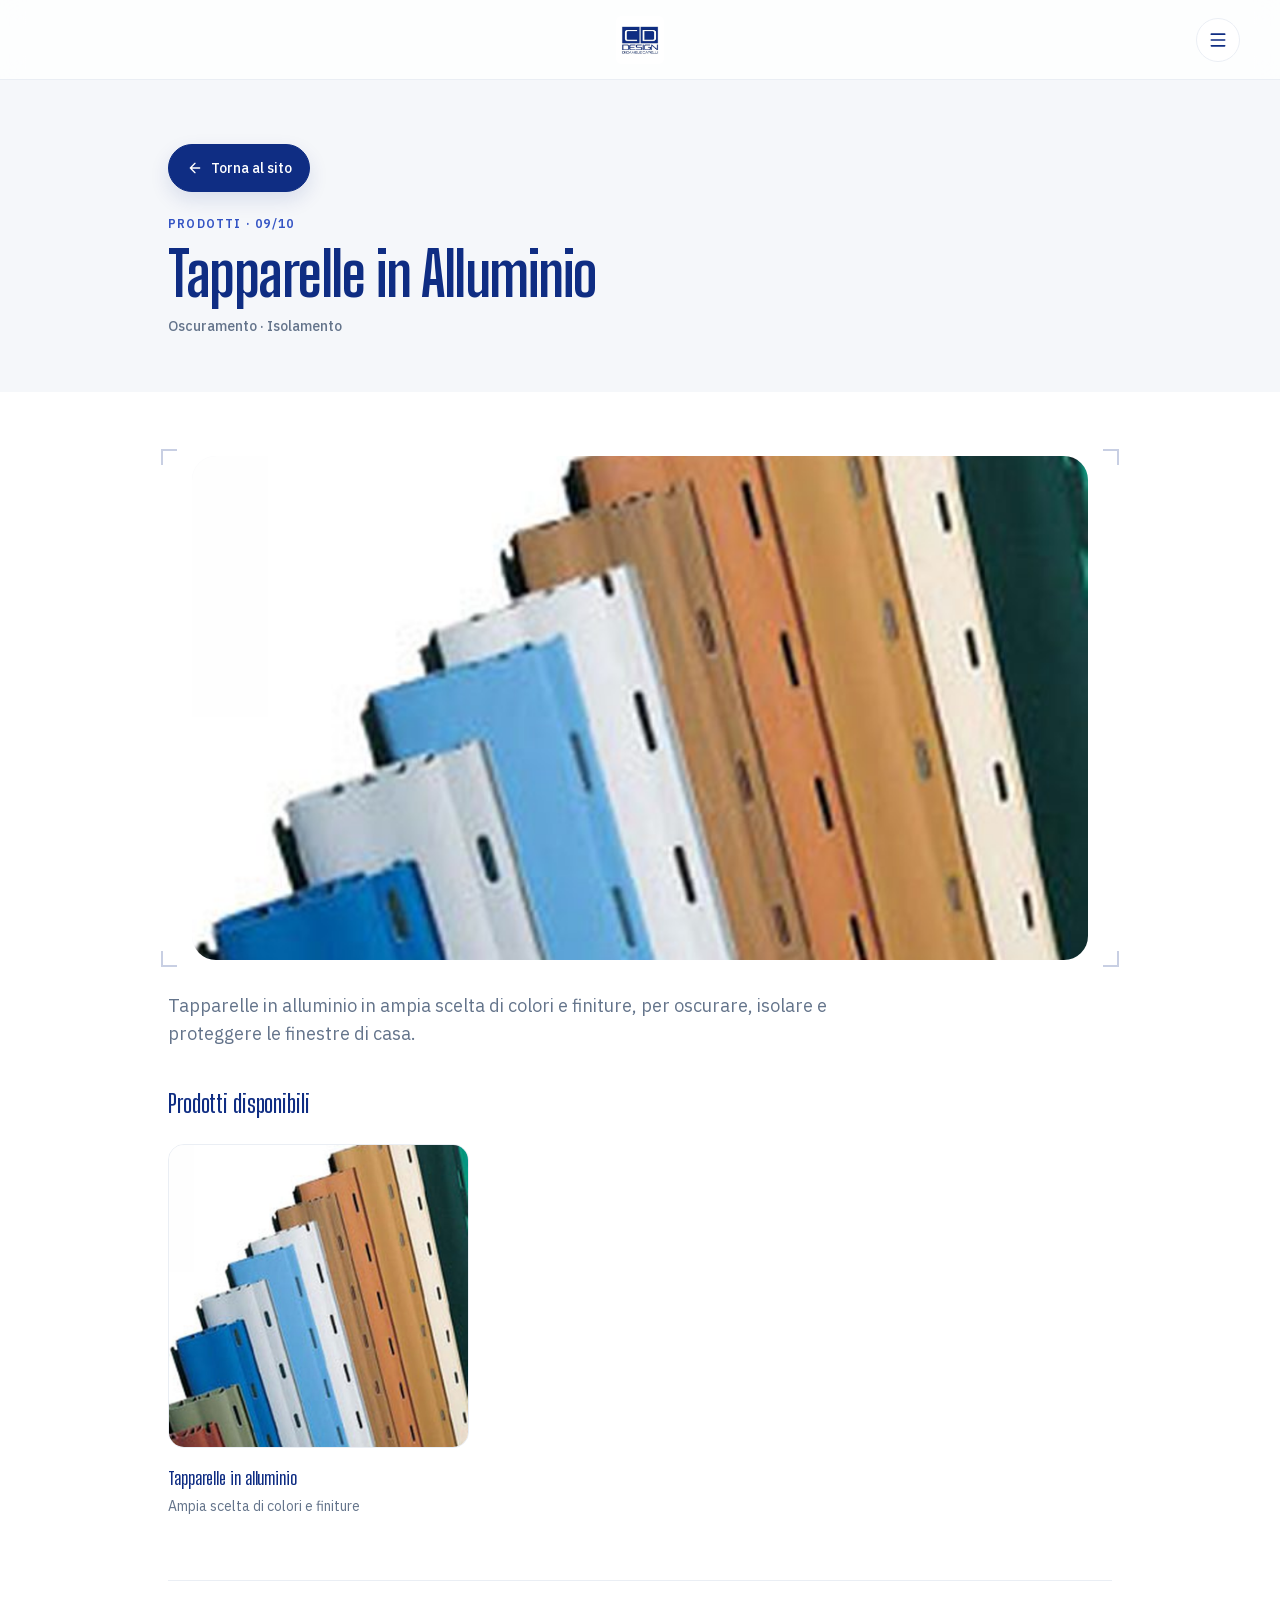
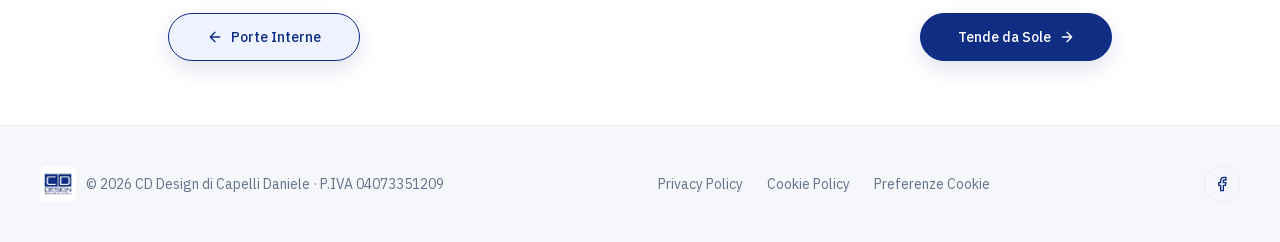
<file: tapparelle-alluminio.html>
<!DOCTYPE html>
<html lang="it">
<head>
<meta charset="UTF-8">
<meta name="viewport" content="width=device-width, initial-scale=1.0">
<script type="text/javascript" src="https://embeds.iubenda.com/widgets/5c360cf1-d263-40f5-886e-3d1045f3835b.js"></script>
<style>#iub-legal-footer { display: none !important; }</style>
<title>Tapparelle in Alluminio | CD Design Porte &amp; Finestre</title>
<meta name="description" content="Tapparelle in alluminio in ampia scelta di colori e finiture, per oscurare, isolare e proteggere le finestre di casa.">
<link rel="canonical" href="https://cd-design.eu/tapparelle-alluminio.html">
<meta property="og:type" content="website">
<meta property="og:site_name" content="CD Design Porte &amp; Finestre">
<meta property="og:locale" content="it_IT">
<meta property="og:url" content="https://cd-design.eu/tapparelle-alluminio.html">
<meta property="og:title" content="Tapparelle in Alluminio | CD Design Porte &amp; Finestre">
<meta property="og:description" content="Tapparelle in alluminio in ampia scelta di colori e finiture, per oscurare, isolare e proteggere le finestre di casa.">
<meta property="og:image" content="https://cd-design.eu/images/foto-163.jpg">
<meta name="twitter:card" content="summary_large_image">
<meta name="twitter:title" content="Tapparelle in Alluminio | CD Design Porte &amp; Finestre">
<meta name="twitter:description" content="Tapparelle in alluminio in ampia scelta di colori e finiture, per oscurare, isolare e proteggere le finestre di casa.">
<meta name="twitter:image" content="https://cd-design.eu/images/foto-163.jpg">
<link rel="preload" href="assets/fonts/IBMPlexSans-latin-118b756c.woff2" as="font" type="font/woff2" crossorigin>
<link rel="preload" href="assets/fonts/BigShouldersDisplay-latin-48e1b4bf.woff2" as="font" type="font/woff2" crossorigin>
<link rel="stylesheet" href="assets/fonts.css">
<link rel="stylesheet" href="assets/product-gallery.css">
<style>
  html { scroll-behavior: smooth; }
  #dropdownMenu { max-height: calc(100vh - 6rem); overscroll-behavior: contain; -webkit-overflow-scrolling: touch; }
  #prodottiSubmenu { flex-shrink: 0; }
  @supports (height: 100dvh) { #dropdownMenu { max-height: calc(100dvh - 6rem); } }
  body { font-family: 'IBM Plex Sans', sans-serif; background:#fff; color:#0f2d83; }
  h1,h2,h3,h4, .font-display { font-family: 'Big Shoulders Display', sans-serif; letter-spacing: -0.005em; }
  .glass-nav {
    background: rgba(255,255,255,0.8);
    backdrop-filter: blur(12px);
    -webkit-backdrop-filter: blur(12px);
  }

  .spec-frame { position: relative; }
  .spec-tick { position: absolute; width: 16px; height: 16px; opacity: 0.45; pointer-events: none; }
  .spec-tick.tl { top: -7px; left: -7px; border-top: 2px solid currentColor; border-left: 2px solid currentColor; }
  .spec-tick.tr { top: -7px; right: -7px; border-top: 2px solid currentColor; border-right: 2px solid currentColor; }
  .spec-tick.bl { bottom: -7px; left: -7px; border-bottom: 2px solid currentColor; border-left: 2px solid currentColor; }
  .spec-tick.br { bottom: -7px; right: -7px; border-bottom: 2px solid currentColor; border-right: 2px solid currentColor; }
</style>
<link rel="stylesheet" href="assets/tailwind.css">
</head>
<body class="antialiased">

<!-- NAVIGATION -->
<nav class="glass-nav fixed top-0 left-0 right-0 z-50 h-20 border-b border-brand-100">
  <div class="relative max-w-7xl mx-auto h-full px-6 md:px-10 flex items-center justify-end">
    <a href="index.html" aria-label="CD Design - Home" class="absolute left-1/2 top-1/2 -translate-x-1/2 -translate-y-1/2 flex items-center gap-2">
      <img src="images/logo.jpg" alt="CD Design Porte &amp; Finestre" class="h-[3.75rem] md:h-12 w-auto object-contain rounded-md">
    </a>
    <div class="relative">
      <button id="menuBtn" aria-label="Apri menu" aria-expanded="false" class="w-11 h-11 rounded-full border border-brand-100 flex items-center justify-center hover:border-brand-900 transition-colors bg-white/70">
        <svg id="menuIconOpen" width="20" height="20" viewBox="0 0 24 24" aria-hidden="true" style="vertical-align:-0.125em"><path fill="none" stroke="currentColor" stroke-linecap="round" stroke-linejoin="round" stroke-width="2" d="M4 5h16M4 12h16M4 19h16"/></svg>
        <svg id="menuIconClose" class="hidden" width="20" height="20" viewBox="0 0 24 24" aria-hidden="true" style="vertical-align:-0.125em"><path fill="none" stroke="currentColor" stroke-linecap="round" stroke-linejoin="round" stroke-width="2" d="M18 6L6 18M6 6l12 12"/></svg>
      </button>
      <div id="dropdownMenu" class="hidden absolute right-0 top-14 w-72 bg-white rounded-2xl shadow-2xl border border-brand-100 p-3 flex flex-col gap-1 max-h-[80vh] overflow-y-auto">
        <button id="prodottiToggle" type="button" aria-expanded="false" class="w-full flex items-center justify-between px-4 py-3.5 rounded-xl hover:bg-brand-50 transition-colors">
          <span class="text-sm font-semibold">Prodotti</span>
          <span id="prodottiPlus" class="w-6 h-6 rounded-full bg-brand-900 text-white flex items-center justify-center text-base leading-none font-medium transition-transform duration-300 ease-in-out">+</span>
        </button>
        <div id="prodottiSubmenu" class="overflow-hidden max-h-0 transition-[max-height] duration-300 ease-in-out">
          <div class="flex flex-col gap-0.5 pt-1 pb-2 pl-3 border-l-2 border-brand-50 ml-4">
          <a href="infissi-pvc.html" class="px-4 py-2.5 rounded-lg hover:bg-brand-50 text-sm text-brand-400 hover:text-brand-900 transition-colors">Infissi in PVC</a>
          <a href="infissi-alluminio.html" class="px-4 py-2.5 rounded-lg hover:bg-brand-50 text-sm text-brand-400 hover:text-brand-900 transition-colors">Infissi in Alluminio</a>
          <a href="infissi-legno.html" class="px-4 py-2.5 rounded-lg hover:bg-brand-50 text-sm text-brand-400 hover:text-brand-900 transition-colors">Infissi in Legno</a>
          <a href="porte-blindate.html" class="px-4 py-2.5 rounded-lg hover:bg-brand-50 text-sm text-brand-400 hover:text-brand-900 transition-colors">Porte Blindate</a>
          <a href="inferiate.html" class="px-4 py-2.5 rounded-lg hover:bg-brand-50 text-sm text-brand-400 hover:text-brand-900 transition-colors">Inferiate</a>
          <a href="zanzariere.html" class="px-4 py-2.5 rounded-lg hover:bg-brand-50 text-sm text-brand-400 hover:text-brand-900 transition-colors">Zanzariere</a>
          <a href="persiane-scuri-alluminio.html" class="px-4 py-2.5 rounded-lg hover:bg-brand-50 text-sm text-brand-400 hover:text-brand-900 transition-colors">Persiane e Scuri in Alluminio</a>
          <a href="porte-interne.html" class="px-4 py-2.5 rounded-lg hover:bg-brand-50 text-sm text-brand-400 hover:text-brand-900 transition-colors">Porte Interne</a>
          <a href="tapparelle-alluminio.html" class="px-4 py-2.5 rounded-lg hover:bg-brand-50 text-sm text-brand-400 hover:text-brand-900 transition-colors">Tapparelle in Alluminio</a>
          <a href="tende-caduta-sole.html" class="px-4 py-2.5 rounded-lg hover:bg-brand-50 text-sm text-brand-400 hover:text-brand-900 transition-colors">Tende da Sole</a>
          </div>
        </div>
        <a href="index.html#realizzazioni" class="px-4 py-3.5 rounded-xl hover:bg-brand-50 transition-colors text-sm font-medium">Realizzazioni</a>
        <a href="index.html#recensioni" class="px-4 py-3.5 rounded-xl hover:bg-brand-50 transition-colors text-sm font-medium">Recensioni</a>
        <a href="index.html#contatti" class="mt-1 bg-brand-900 text-white text-sm font-semibold px-4 py-3.5 rounded-xl text-center hover:-translate-y-0.5 transition-transform">Richiedi Preventivo</a>
      </div>
    </div>
  </div>
</nav>


<!-- HEADER CATEGORIA -->
<section class="pt-28 pb-10 md:pt-36 md:pb-14 bg-brand-50">
  <div class="max-w-5xl mx-auto px-6 md:px-10">
    <a href="index.html" class="product-back-button inline-flex items-center gap-2 text-sm font-medium transition-all mb-6">
      <svg width="16" height="16" viewBox="0 0 24 24" aria-hidden="true" style="vertical-align:-0.125em"><path fill="none" stroke="currentColor" stroke-linecap="round" stroke-linejoin="round" stroke-width="2" d="m12 19l-7-7l7-7m7 7H5"/></svg>
      Torna al sito
    </a>
    <p class="text-xs font-semibold tracking-widest uppercase text-accent mb-3">Prodotti &middot; 09/10</p>
    <h1 class="font-display font-bold text-4xl md:text-6xl tracking-tight max-w-2xl mb-3">Tapparelle in Alluminio</h1>
    <p class="text-sm font-medium text-brand-400">Oscuramento &middot; Isolamento</p>
  </div>
</section>

<!-- DETTAGLIO -->
<section class="product-detail bg-white py-12 md:py-16">
  <div class="max-w-5xl mx-auto px-6 md:px-10">
    <div class="spec-frame relative mb-8">
      <span class="spec-tick tl text-brand-900/50"></span>
      <span class="spec-tick tr text-brand-900/50"></span>
      <span class="spec-tick bl text-brand-900/50"></span>
      <span class="spec-tick br text-brand-900/50"></span>
      <div class="product-intro-media" style="--intro-position: 50% 40%;">
      <img src="images/foto-163.jpg" width="669" height="990" fetchpriority="high" alt="Stecche di tapparella in alluminio in vari colori" class="w-full h-full object-cover">
    </div>
    </div>
    <p class="text-brand-400 leading-relaxed max-w-2xl mb-10 text-base md:text-lg">Tapparelle in alluminio in ampia scelta di colori e finiture, per oscurare, isolare e proteggere le finestre di casa.</p>

    <h2 class="font-display font-semibold text-2xl mb-6">Prodotti disponibili</h2>
    <div class="grid sm:grid-cols-2 lg:grid-cols-3 gap-4 md:gap-5 mb-16">
      <div class="group">
        <div class="product-card-media overflow-hidden rounded-2xl h-56 md:h-64 bg-brand-50 border border-brand-100">
          <img src="images/foto-163.jpg" loading="lazy" alt="Tapparelle in alluminio in vari colori" class="w-full h-full object-cover transition-transform duration-500 ease-out group-hover:scale-105">
        </div>
        <h3 class="font-display font-semibold text-lg mt-4">Tapparelle in alluminio</h3>
        <p class="text-sm text-brand-400 mt-1">Ampia scelta di colori e finiture</p>
      </div>
    </div>

    <div class="product-pager flex items-center justify-between border-t border-brand-100 pt-8">
      <a href="porte-interne.html" class="product-pager__button inline-flex items-center gap-2 text-sm font-medium transition-all">
        <svg width="16" height="16" viewBox="0 0 24 24" aria-hidden="true" style="vertical-align:-0.125em"><path fill="none" stroke="currentColor" stroke-linecap="round" stroke-linejoin="round" stroke-width="2" d="m12 19l-7-7l7-7m7 7H5"/></svg>
        Porte Interne
      </a>
      <a href="tende-caduta-sole.html" class="product-pager__button inline-flex items-center gap-2 text-sm font-medium transition-all">
        Tende da Sole
        <svg width="16" height="16" viewBox="0 0 24 24" aria-hidden="true" style="vertical-align:-0.125em"><path fill="none" stroke="currentColor" stroke-linecap="round" stroke-linejoin="round" stroke-width="2" d="M5 12h14m-7-7l7 7l-7 7"/></svg>
      </a>
    </div>
  </div>
</section>

<!-- FOOTER -->
<footer class="bg-brand-50 border-t border-brand-100">
  <div class="max-w-7xl mx-auto px-6 md:px-10 py-10 flex flex-col md:flex-row items-center justify-between gap-6">
    <div class="flex items-center gap-2.5">
      <img src="images/logo.jpg" alt="CD Design" class="h-9 w-auto object-contain rounded-md">
      <p class="text-sm text-brand-400">&copy; <span id="year"></span> CD Design di Capelli Daniele &middot; P.IVA 04073351209</p>
    </div>
    <div class="flex gap-6 text-sm text-brand-400">
      <a href="https://www.iubenda.com/privacy-policy/68390861" class="iubenda-noiframe iubenda-embed hover:text-brand-900 transition-colors" title="Privacy Policy ">Privacy Policy</a>
      <a href="https://www.iubenda.com/privacy-policy/68390861/cookie-policy" class="iubenda-noiframe iubenda-embed hover:text-brand-900 transition-colors" title="Cookie Policy ">Cookie Policy</a>
      <a href="#" class="iubenda-cs-preferences-link hover:text-brand-900 transition-colors">Preferenze Cookie</a>
      <script type="text/javascript">(function (w,d) {var loader = function () {var s = d.createElement("script"), tag = d.getElementsByTagName("script")[0]; s.src="https://cdn.iubenda.com/iubenda.js"; tag.parentNode.insertBefore(s,tag);}; if(w.addEventListener){w.addEventListener("load", loader, false);}else if(w.attachEvent){w.attachEvent("onload", loader);}else{w.onload = loader;}})(window, document);</script>
    </div>
    <div class="flex gap-4">
      <a href="https://www.facebook.com/0cddesign/" target="_blank" rel="noopener" aria-label="Facebook" class="w-9 h-9 rounded-full border border-brand-100 flex items-center justify-center hover:bg-brand-900 hover:text-white hover:border-brand-900 transition-colors">
        <svg width="16" height="16" viewBox="0 0 24 24" aria-hidden="true" style="vertical-align:-0.125em"><path fill="none" stroke="currentColor" stroke-linecap="round" stroke-linejoin="round" stroke-width="2" d="M18 2h-3a5 5 0 0 0-5 5v3H7v4h3v8h4v-8h3l1-4h-4V7a1 1 0 0 1 1-1h3z"/></svg>
      </a>
    </div>
  </div>
</footer>


<script>
  document.getElementById('year').textContent = new Date().getFullYear();

  const menuBtn = document.getElementById('menuBtn');
  const dropdownMenu = document.getElementById('dropdownMenu');
  const menuIconOpen = document.getElementById('menuIconOpen');
  const menuIconClose = document.getElementById('menuIconClose');
  const prodottiToggle = document.getElementById('prodottiToggle');
  const prodottiSubmenu = document.getElementById('prodottiSubmenu');
  const prodottiPlus = document.getElementById('prodottiPlus');

  function collapseSubmenu() {
    prodottiSubmenu.style.maxHeight = '0px';
    prodottiToggle.setAttribute('aria-expanded', 'false');
    prodottiPlus.style.transform = 'rotate(0deg)';
  }
  function closeMenu() {
    dropdownMenu.classList.add('hidden');
    menuIconOpen.classList.remove('hidden');
    menuIconClose.classList.add('hidden');
    menuBtn.setAttribute('aria-expanded', 'false');
    collapseSubmenu();
  }
  function openMenu() {
    dropdownMenu.classList.remove('hidden');
    menuIconOpen.classList.add('hidden');
    menuIconClose.classList.remove('hidden');
    menuBtn.setAttribute('aria-expanded', 'true');
  }
  menuBtn.addEventListener('click', (e) => {
    e.stopPropagation();
    dropdownMenu.classList.contains('hidden') ? openMenu() : closeMenu();
  });
  prodottiToggle.addEventListener('click', (e) => {
    e.stopPropagation();
    const expanded = prodottiToggle.getAttribute('aria-expanded') === 'true';
    if (expanded) {
      collapseSubmenu();
    } else {
      prodottiToggle.setAttribute('aria-expanded', 'true');
      prodottiPlus.style.transform = 'rotate(45deg)';
      prodottiSubmenu.style.maxHeight = prodottiSubmenu.scrollHeight + 'px';
    }
  });
  dropdownMenu.querySelectorAll('a').forEach(a => a.addEventListener('click', closeMenu));
  document.addEventListener('click', (e) => {
    if (!dropdownMenu.contains(e.target) && e.target !== menuBtn) closeMenu();
  });
  document.addEventListener('keydown', (e) => { if (e.key === 'Escape') closeMenu(); });
</script>
<script src="assets/product-gallery.js"></script>
</body>
</html>
</file>
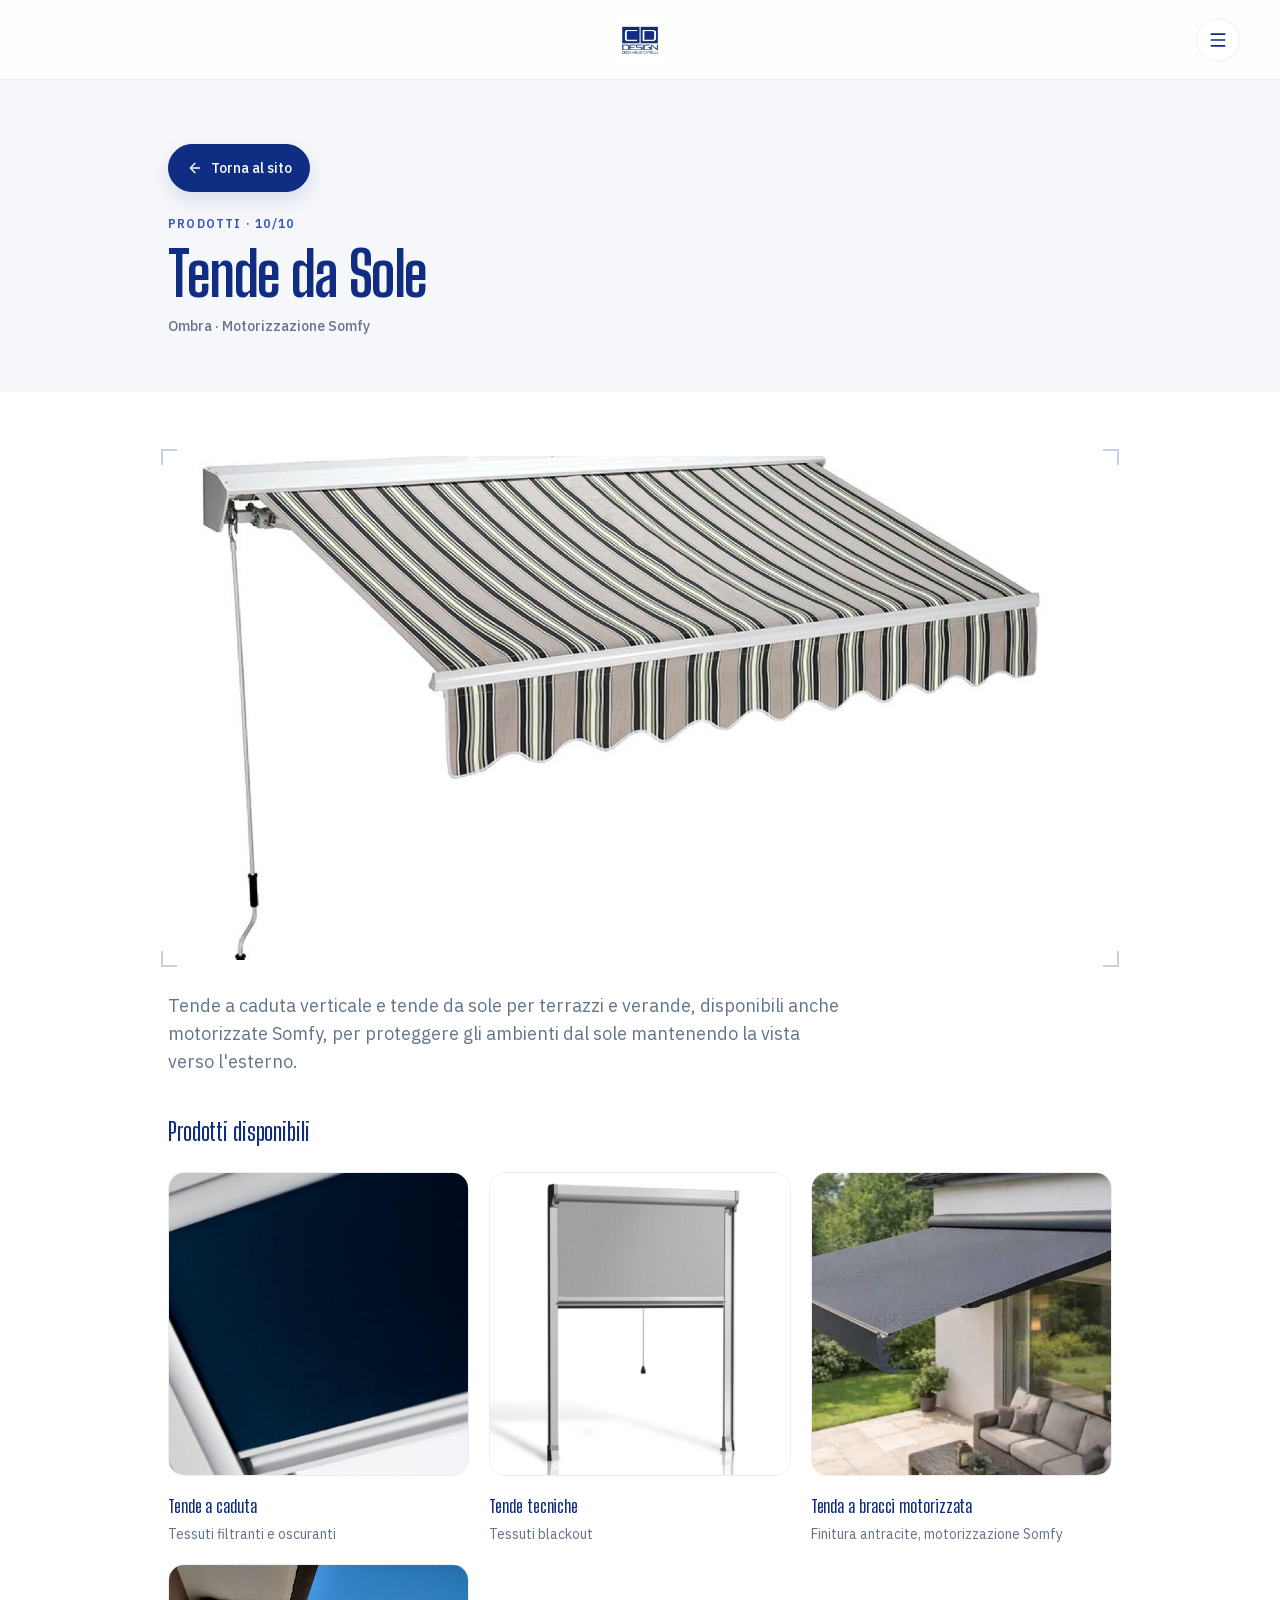
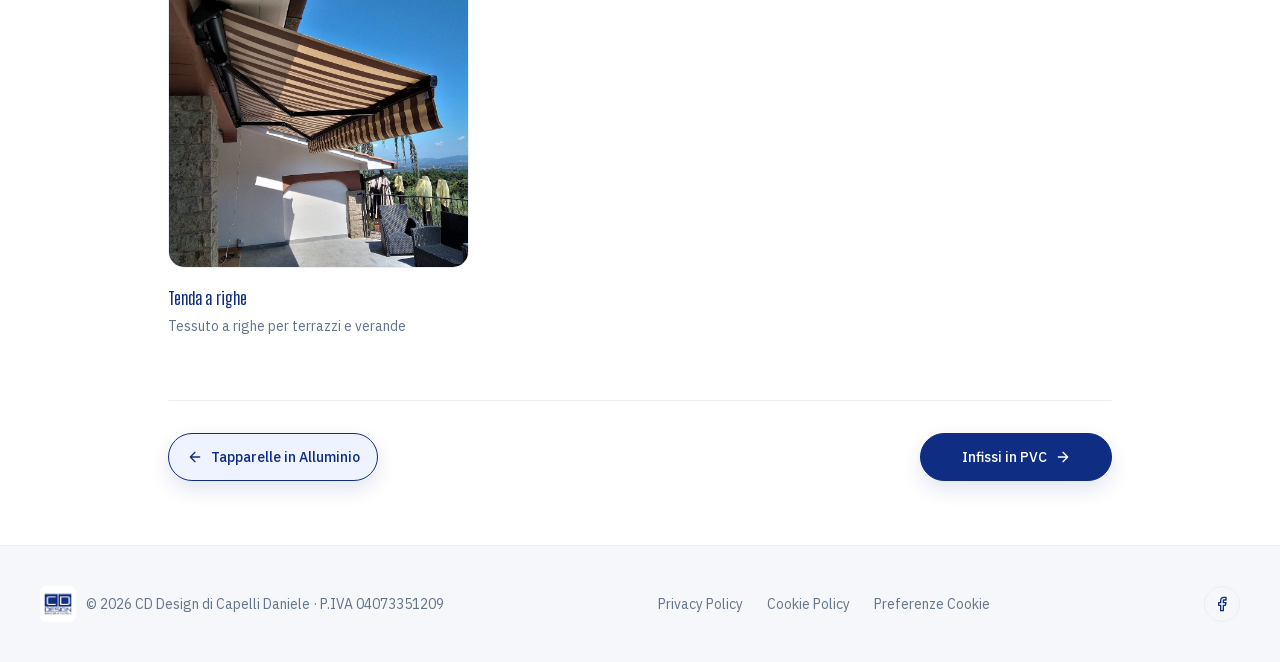
<file: tende-caduta-sole.html>
<!DOCTYPE html>
<html lang="it">
<head>
<meta charset="UTF-8">
<meta name="viewport" content="width=device-width, initial-scale=1.0">
<script type="text/javascript" src="https://embeds.iubenda.com/widgets/5c360cf1-d263-40f5-886e-3d1045f3835b.js"></script>
<style>#iub-legal-footer { display: none !important; }</style>
<title>Tende da Sole | CD Design Porte &amp; Finestre</title>
<meta name="description" content="Tende a caduta verticale e tende da sole per terrazzi e verande, disponibili anche motorizzate Somfy, per proteggere gli ambienti dal sole mantenendo la vista verso l'esterno.">
<link rel="canonical" href="https://cd-design.eu/tende-caduta-sole.html">
<meta property="og:type" content="website">
<meta property="og:site_name" content="CD Design Porte &amp; Finestre">
<meta property="og:locale" content="it_IT">
<meta property="og:url" content="https://cd-design.eu/tende-caduta-sole.html">
<meta property="og:title" content="Tende da Sole | CD Design Porte &amp; Finestre">
<meta property="og:description" content="Tende a caduta verticale e tende da sole per terrazzi e verande, disponibili anche motorizzate Somfy, per proteggere gli ambienti dal sole mantenendo la vista verso l'esterno.">
<meta property="og:image" content="https://cd-design.eu/images/foto-095.jpg">
<meta name="twitter:card" content="summary_large_image">
<meta name="twitter:title" content="Tende da Sole | CD Design Porte &amp; Finestre">
<meta name="twitter:description" content="Tende a caduta verticale e tende da sole per terrazzi e verande, disponibili anche motorizzate Somfy, per proteggere gli ambienti dal sole mantenendo la vista verso l'esterno.">
<meta name="twitter:image" content="https://cd-design.eu/images/foto-095.jpg">
<link rel="preload" href="assets/fonts/IBMPlexSans-latin-118b756c.woff2" as="font" type="font/woff2" crossorigin>
<link rel="preload" href="assets/fonts/BigShouldersDisplay-latin-48e1b4bf.woff2" as="font" type="font/woff2" crossorigin>
<link rel="stylesheet" href="assets/fonts.css">
<link rel="stylesheet" href="assets/product-gallery.css">
<style>
  html { scroll-behavior: smooth; }
  #dropdownMenu { max-height: calc(100vh - 6rem); overscroll-behavior: contain; -webkit-overflow-scrolling: touch; }
  #prodottiSubmenu { flex-shrink: 0; }
  @supports (height: 100dvh) { #dropdownMenu { max-height: calc(100dvh - 6rem); } }
  body { font-family: 'IBM Plex Sans', sans-serif; background:#fff; color:#0f2d83; }
  h1,h2,h3,h4, .font-display { font-family: 'Big Shoulders Display', sans-serif; letter-spacing: -0.005em; }
  .glass-nav {
    background: rgba(255,255,255,0.8);
    backdrop-filter: blur(12px);
    -webkit-backdrop-filter: blur(12px);
  }

  .spec-frame { position: relative; }
  .spec-tick { position: absolute; width: 16px; height: 16px; opacity: 0.45; pointer-events: none; }
  .spec-tick.tl { top: -7px; left: -7px; border-top: 2px solid currentColor; border-left: 2px solid currentColor; }
  .spec-tick.tr { top: -7px; right: -7px; border-top: 2px solid currentColor; border-right: 2px solid currentColor; }
  .spec-tick.bl { bottom: -7px; left: -7px; border-bottom: 2px solid currentColor; border-left: 2px solid currentColor; }
  .spec-tick.br { bottom: -7px; right: -7px; border-bottom: 2px solid currentColor; border-right: 2px solid currentColor; }
</style>
<link rel="stylesheet" href="assets/tailwind.css">
</head>
<body class="antialiased">

<!-- NAVIGATION -->
<nav class="glass-nav fixed top-0 left-0 right-0 z-50 h-20 border-b border-brand-100">
  <div class="relative max-w-7xl mx-auto h-full px-6 md:px-10 flex items-center justify-end">
    <a href="index.html" aria-label="CD Design - Home" class="absolute left-1/2 top-1/2 -translate-x-1/2 -translate-y-1/2 flex items-center gap-2">
      <img src="images/logo.jpg" alt="CD Design Porte &amp; Finestre" class="h-[3.75rem] md:h-12 w-auto object-contain rounded-md">
    </a>
    <div class="relative">
      <button id="menuBtn" aria-label="Apri menu" aria-expanded="false" class="w-11 h-11 rounded-full border border-brand-100 flex items-center justify-center hover:border-brand-900 transition-colors bg-white/70">
        <svg id="menuIconOpen" width="20" height="20" viewBox="0 0 24 24" aria-hidden="true" style="vertical-align:-0.125em"><path fill="none" stroke="currentColor" stroke-linecap="round" stroke-linejoin="round" stroke-width="2" d="M4 5h16M4 12h16M4 19h16"/></svg>
        <svg id="menuIconClose" class="hidden" width="20" height="20" viewBox="0 0 24 24" aria-hidden="true" style="vertical-align:-0.125em"><path fill="none" stroke="currentColor" stroke-linecap="round" stroke-linejoin="round" stroke-width="2" d="M18 6L6 18M6 6l12 12"/></svg>
      </button>
      <div id="dropdownMenu" class="hidden absolute right-0 top-14 w-72 bg-white rounded-2xl shadow-2xl border border-brand-100 p-3 flex flex-col gap-1 max-h-[80vh] overflow-y-auto">
        <button id="prodottiToggle" type="button" aria-expanded="false" class="w-full flex items-center justify-between px-4 py-3.5 rounded-xl hover:bg-brand-50 transition-colors">
          <span class="text-sm font-semibold">Prodotti</span>
          <span id="prodottiPlus" class="w-6 h-6 rounded-full bg-brand-900 text-white flex items-center justify-center text-base leading-none font-medium transition-transform duration-300 ease-in-out">+</span>
        </button>
        <div id="prodottiSubmenu" class="overflow-hidden max-h-0 transition-[max-height] duration-300 ease-in-out">
          <div class="flex flex-col gap-0.5 pt-1 pb-2 pl-3 border-l-2 border-brand-50 ml-4">
          <a href="infissi-pvc.html" class="px-4 py-2.5 rounded-lg hover:bg-brand-50 text-sm text-brand-400 hover:text-brand-900 transition-colors">Infissi in PVC</a>
          <a href="infissi-alluminio.html" class="px-4 py-2.5 rounded-lg hover:bg-brand-50 text-sm text-brand-400 hover:text-brand-900 transition-colors">Infissi in Alluminio</a>
          <a href="infissi-legno.html" class="px-4 py-2.5 rounded-lg hover:bg-brand-50 text-sm text-brand-400 hover:text-brand-900 transition-colors">Infissi in Legno</a>
          <a href="porte-blindate.html" class="px-4 py-2.5 rounded-lg hover:bg-brand-50 text-sm text-brand-400 hover:text-brand-900 transition-colors">Porte Blindate</a>
          <a href="inferiate.html" class="px-4 py-2.5 rounded-lg hover:bg-brand-50 text-sm text-brand-400 hover:text-brand-900 transition-colors">Inferiate</a>
          <a href="zanzariere.html" class="px-4 py-2.5 rounded-lg hover:bg-brand-50 text-sm text-brand-400 hover:text-brand-900 transition-colors">Zanzariere</a>
          <a href="persiane-scuri-alluminio.html" class="px-4 py-2.5 rounded-lg hover:bg-brand-50 text-sm text-brand-400 hover:text-brand-900 transition-colors">Persiane e Scuri in Alluminio</a>
          <a href="porte-interne.html" class="px-4 py-2.5 rounded-lg hover:bg-brand-50 text-sm text-brand-400 hover:text-brand-900 transition-colors">Porte Interne</a>
          <a href="tapparelle-alluminio.html" class="px-4 py-2.5 rounded-lg hover:bg-brand-50 text-sm text-brand-400 hover:text-brand-900 transition-colors">Tapparelle in Alluminio</a>
          <a href="tende-caduta-sole.html" class="px-4 py-2.5 rounded-lg hover:bg-brand-50 text-sm text-brand-400 hover:text-brand-900 transition-colors">Tende da Sole</a>
          </div>
        </div>
        <a href="index.html#realizzazioni" class="px-4 py-3.5 rounded-xl hover:bg-brand-50 transition-colors text-sm font-medium">Realizzazioni</a>
        <a href="index.html#recensioni" class="px-4 py-3.5 rounded-xl hover:bg-brand-50 transition-colors text-sm font-medium">Recensioni</a>
        <a href="index.html#contatti" class="mt-1 bg-brand-900 text-white text-sm font-semibold px-4 py-3.5 rounded-xl text-center hover:-translate-y-0.5 transition-transform">Richiedi Preventivo</a>
      </div>
    </div>
  </div>
</nav>


<!-- HEADER CATEGORIA -->
<section class="pt-28 pb-10 md:pt-36 md:pb-14 bg-brand-50">
  <div class="max-w-5xl mx-auto px-6 md:px-10">
    <a href="index.html" class="product-back-button inline-flex items-center gap-2 text-sm font-medium transition-all mb-6">
      <svg width="16" height="16" viewBox="0 0 24 24" aria-hidden="true" style="vertical-align:-0.125em"><path fill="none" stroke="currentColor" stroke-linecap="round" stroke-linejoin="round" stroke-width="2" d="m12 19l-7-7l7-7m7 7H5"/></svg>
      Torna al sito
    </a>
    <p class="text-xs font-semibold tracking-widest uppercase text-accent mb-3">Prodotti &middot; 10/10</p>
    <h1 class="font-display font-bold text-4xl md:text-6xl tracking-tight max-w-2xl mb-3">Tende da Sole</h1>
    <p class="text-sm font-medium text-brand-400">Ombra &middot; Motorizzazione Somfy</p>
  </div>
</section>

<!-- DETTAGLIO -->
<section class="product-detail bg-white py-12 md:py-16">
  <div class="max-w-5xl mx-auto px-6 md:px-10">
    <div class="spec-frame relative mb-8">
      <span class="spec-tick tl text-brand-900/50"></span>
      <span class="spec-tick tr text-brand-900/50"></span>
      <span class="spec-tick bl text-brand-900/50"></span>
      <span class="spec-tick br text-brand-900/50"></span>
      <div class="product-intro-media" style="--intro-position: 50% 48%;">
      <img src="images/foto-095.jpg" width="1400" height="1050" fetchpriority="high" alt="Tenda da sole installata da CD Design" class="w-full h-full object-cover">
    </div>
    </div>
    <p class="text-brand-400 leading-relaxed max-w-2xl mb-10 text-base md:text-lg">Tende a caduta verticale e tende da sole per terrazzi e verande, disponibili anche motorizzate Somfy, per proteggere gli ambienti dal sole mantenendo la vista verso l'esterno.</p>

    <h2 class="font-display font-semibold text-2xl mb-6">Prodotti disponibili</h2>
    <div class="grid sm:grid-cols-2 lg:grid-cols-3 gap-4 md:gap-5 mb-16">
      <div class="group">
        <div class="product-card-media overflow-hidden rounded-2xl h-56 md:h-64 bg-brand-50 border border-brand-100">
          <img src="images/foto-154.jpg" loading="lazy" alt="Tende a caduta" class="w-full h-full object-contain p-3 transition-transform duration-500 ease-out group-hover:scale-105">
        </div>
        <h3 class="font-display font-semibold text-lg mt-4">Tende a caduta</h3>
        <p class="text-sm text-brand-400 mt-1">Tessuti filtranti e oscuranti</p>
      </div>
      <div class="group">
        <div class="product-card-media overflow-hidden rounded-2xl h-56 md:h-64 bg-brand-50 border border-brand-100">
          <img src="images/foto-130.jpg" loading="lazy" alt="Tende tecniche" class="w-full h-full object-contain p-3 transition-transform duration-500 ease-out group-hover:scale-105">
        </div>
        <h3 class="font-display font-semibold text-lg mt-4">Tende tecniche</h3>
        <p class="text-sm text-brand-400 mt-1">Tessuti blackout</p>
      </div>
      <div class="group">
        <div class="product-card-media overflow-hidden rounded-2xl h-56 md:h-64 bg-brand-50 border border-brand-100">
          <img src="images/tenda-sole-motorizzata-antracite.jpg" loading="lazy" alt="Tenda da sole a bracci motorizzata color antracite" class="w-full h-full object-cover transition-transform duration-500 ease-out group-hover:scale-105">
        </div>
        <h3 class="font-display font-semibold text-lg mt-4">Tenda a bracci motorizzata</h3>
        <p class="text-sm text-brand-400 mt-1">Finitura antracite, motorizzazione Somfy</p>
      </div>
      <div class="group">
        <div class="product-card-media overflow-hidden rounded-2xl h-56 md:h-64 bg-brand-50 border border-brand-100">
          <img src="images/tenda-sole-a-righe.jpg" loading="lazy" alt="Tenda da sole a bracci con tessuto a righe" class="w-full h-full object-cover transition-transform duration-500 ease-out group-hover:scale-105">
        </div>
        <h3 class="font-display font-semibold text-lg mt-4">Tenda a righe</h3>
        <p class="text-sm text-brand-400 mt-1">Tessuto a righe per terrazzi e verande</p>
      </div>
    </div>

    <div class="product-pager flex items-center justify-between border-t border-brand-100 pt-8">
      <a href="tapparelle-alluminio.html" class="product-pager__button inline-flex items-center gap-2 text-sm font-medium transition-all">
        <svg width="16" height="16" viewBox="0 0 24 24" aria-hidden="true" style="vertical-align:-0.125em"><path fill="none" stroke="currentColor" stroke-linecap="round" stroke-linejoin="round" stroke-width="2" d="m12 19l-7-7l7-7m7 7H5"/></svg>
        Tapparelle in Alluminio
      </a>
      <a href="infissi-pvc.html" class="product-pager__button inline-flex items-center gap-2 text-sm font-medium transition-all">
        Infissi in PVC
        <svg width="16" height="16" viewBox="0 0 24 24" aria-hidden="true" style="vertical-align:-0.125em"><path fill="none" stroke="currentColor" stroke-linecap="round" stroke-linejoin="round" stroke-width="2" d="M5 12h14m-7-7l7 7l-7 7"/></svg>
      </a>
    </div>
  </div>
</section>

<!-- FOOTER -->
<footer class="bg-brand-50 border-t border-brand-100">
  <div class="max-w-7xl mx-auto px-6 md:px-10 py-10 flex flex-col md:flex-row items-center justify-between gap-6">
    <div class="flex items-center gap-2.5">
      <img src="images/logo.jpg" alt="CD Design" class="h-9 w-auto object-contain rounded-md">
      <p class="text-sm text-brand-400">&copy; <span id="year"></span> CD Design di Capelli Daniele &middot; P.IVA 04073351209</p>
    </div>
    <div class="flex gap-6 text-sm text-brand-400">
      <a href="https://www.iubenda.com/privacy-policy/68390861" class="iubenda-noiframe iubenda-embed hover:text-brand-900 transition-colors" title="Privacy Policy ">Privacy Policy</a>
      <a href="https://www.iubenda.com/privacy-policy/68390861/cookie-policy" class="iubenda-noiframe iubenda-embed hover:text-brand-900 transition-colors" title="Cookie Policy ">Cookie Policy</a>
      <a href="#" class="iubenda-cs-preferences-link hover:text-brand-900 transition-colors">Preferenze Cookie</a>
      <script type="text/javascript">(function (w,d) {var loader = function () {var s = d.createElement("script"), tag = d.getElementsByTagName("script")[0]; s.src="https://cdn.iubenda.com/iubenda.js"; tag.parentNode.insertBefore(s,tag);}; if(w.addEventListener){w.addEventListener("load", loader, false);}else if(w.attachEvent){w.attachEvent("onload", loader);}else{w.onload = loader;}})(window, document);</script>
    </div>
    <div class="flex gap-4">
      <a href="https://www.facebook.com/0cddesign/" target="_blank" rel="noopener" aria-label="Facebook" class="w-9 h-9 rounded-full border border-brand-100 flex items-center justify-center hover:bg-brand-900 hover:text-white hover:border-brand-900 transition-colors">
        <svg width="16" height="16" viewBox="0 0 24 24" aria-hidden="true" style="vertical-align:-0.125em"><path fill="none" stroke="currentColor" stroke-linecap="round" stroke-linejoin="round" stroke-width="2" d="M18 2h-3a5 5 0 0 0-5 5v3H7v4h3v8h4v-8h3l1-4h-4V7a1 1 0 0 1 1-1h3z"/></svg>
      </a>
    </div>
  </div>
</footer>


<script>
  document.getElementById('year').textContent = new Date().getFullYear();

  const menuBtn = document.getElementById('menuBtn');
  const dropdownMenu = document.getElementById('dropdownMenu');
  const menuIconOpen = document.getElementById('menuIconOpen');
  const menuIconClose = document.getElementById('menuIconClose');
  const prodottiToggle = document.getElementById('prodottiToggle');
  const prodottiSubmenu = document.getElementById('prodottiSubmenu');
  const prodottiPlus = document.getElementById('prodottiPlus');

  function collapseSubmenu() {
    prodottiSubmenu.style.maxHeight = '0px';
    prodottiToggle.setAttribute('aria-expanded', 'false');
    prodottiPlus.style.transform = 'rotate(0deg)';
  }
  function closeMenu() {
    dropdownMenu.classList.add('hidden');
    menuIconOpen.classList.remove('hidden');
    menuIconClose.classList.add('hidden');
    menuBtn.setAttribute('aria-expanded', 'false');
    collapseSubmenu();
  }
  function openMenu() {
    dropdownMenu.classList.remove('hidden');
    menuIconOpen.classList.add('hidden');
    menuIconClose.classList.remove('hidden');
    menuBtn.setAttribute('aria-expanded', 'true');
  }
  menuBtn.addEventListener('click', (e) => {
    e.stopPropagation();
    dropdownMenu.classList.contains('hidden') ? openMenu() : closeMenu();
  });
  prodottiToggle.addEventListener('click', (e) => {
    e.stopPropagation();
    const expanded = prodottiToggle.getAttribute('aria-expanded') === 'true';
    if (expanded) {
      collapseSubmenu();
    } else {
      prodottiToggle.setAttribute('aria-expanded', 'true');
      prodottiPlus.style.transform = 'rotate(45deg)';
      prodottiSubmenu.style.maxHeight = prodottiSubmenu.scrollHeight + 'px';
    }
  });
  dropdownMenu.querySelectorAll('a').forEach(a => a.addEventListener('click', closeMenu));
  document.addEventListener('click', (e) => {
    if (!dropdownMenu.contains(e.target) && e.target !== menuBtn) closeMenu();
  });
  document.addEventListener('keydown', (e) => { if (e.key === 'Escape') closeMenu(); });
</script>
<script src="assets/product-gallery.js"></script>
</body>
</html>
</file>
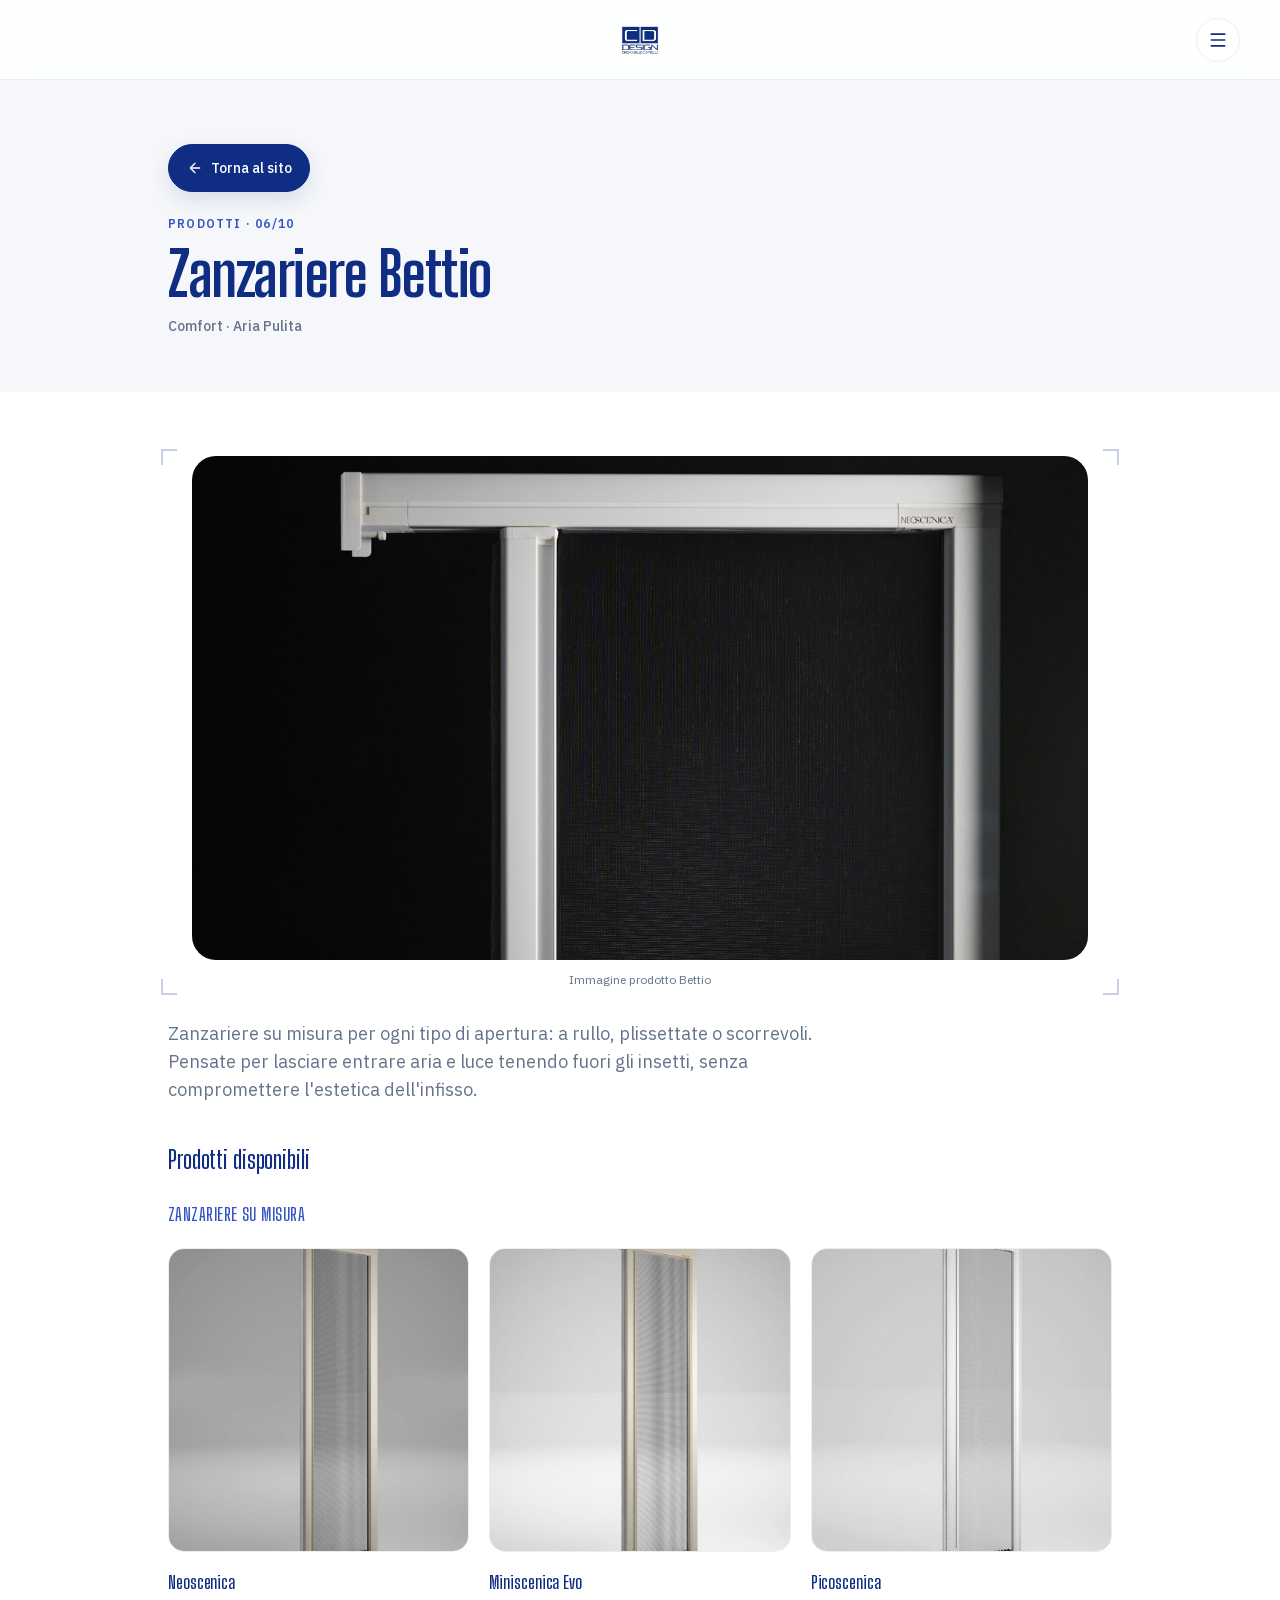
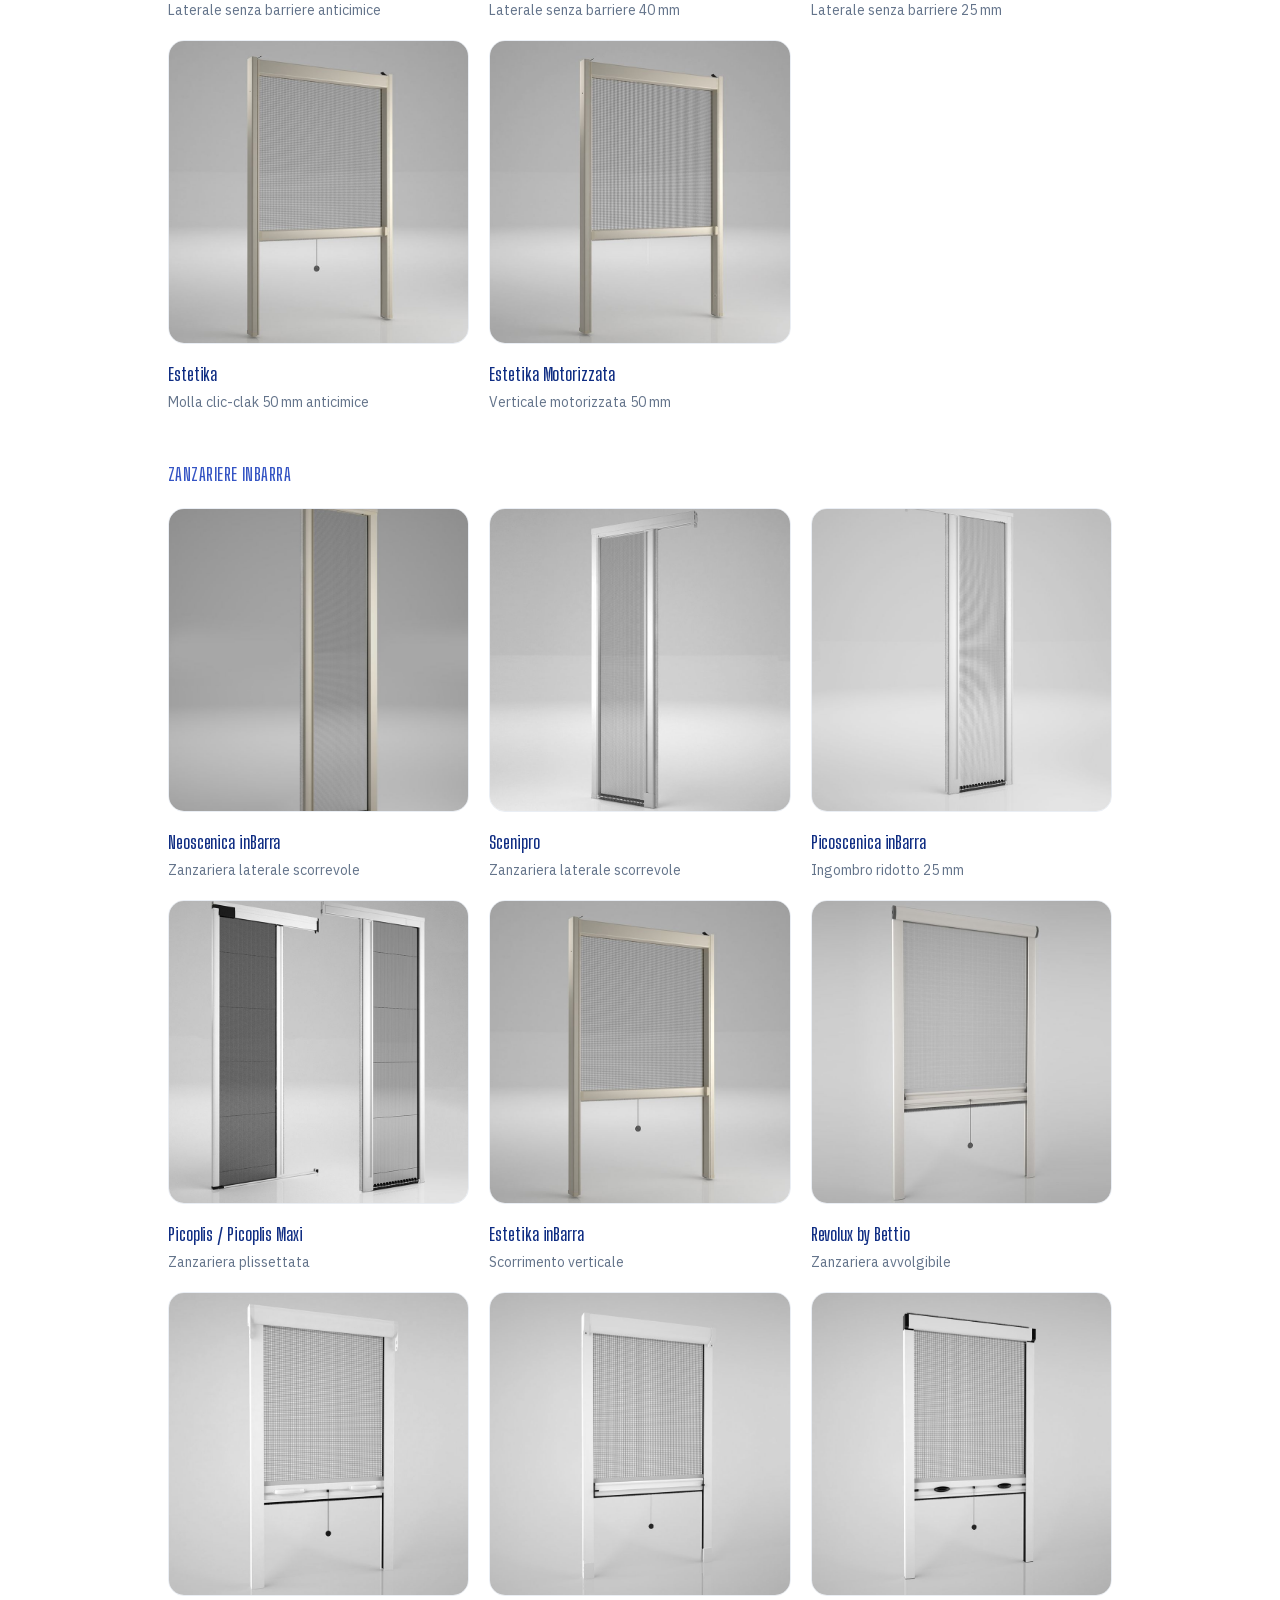
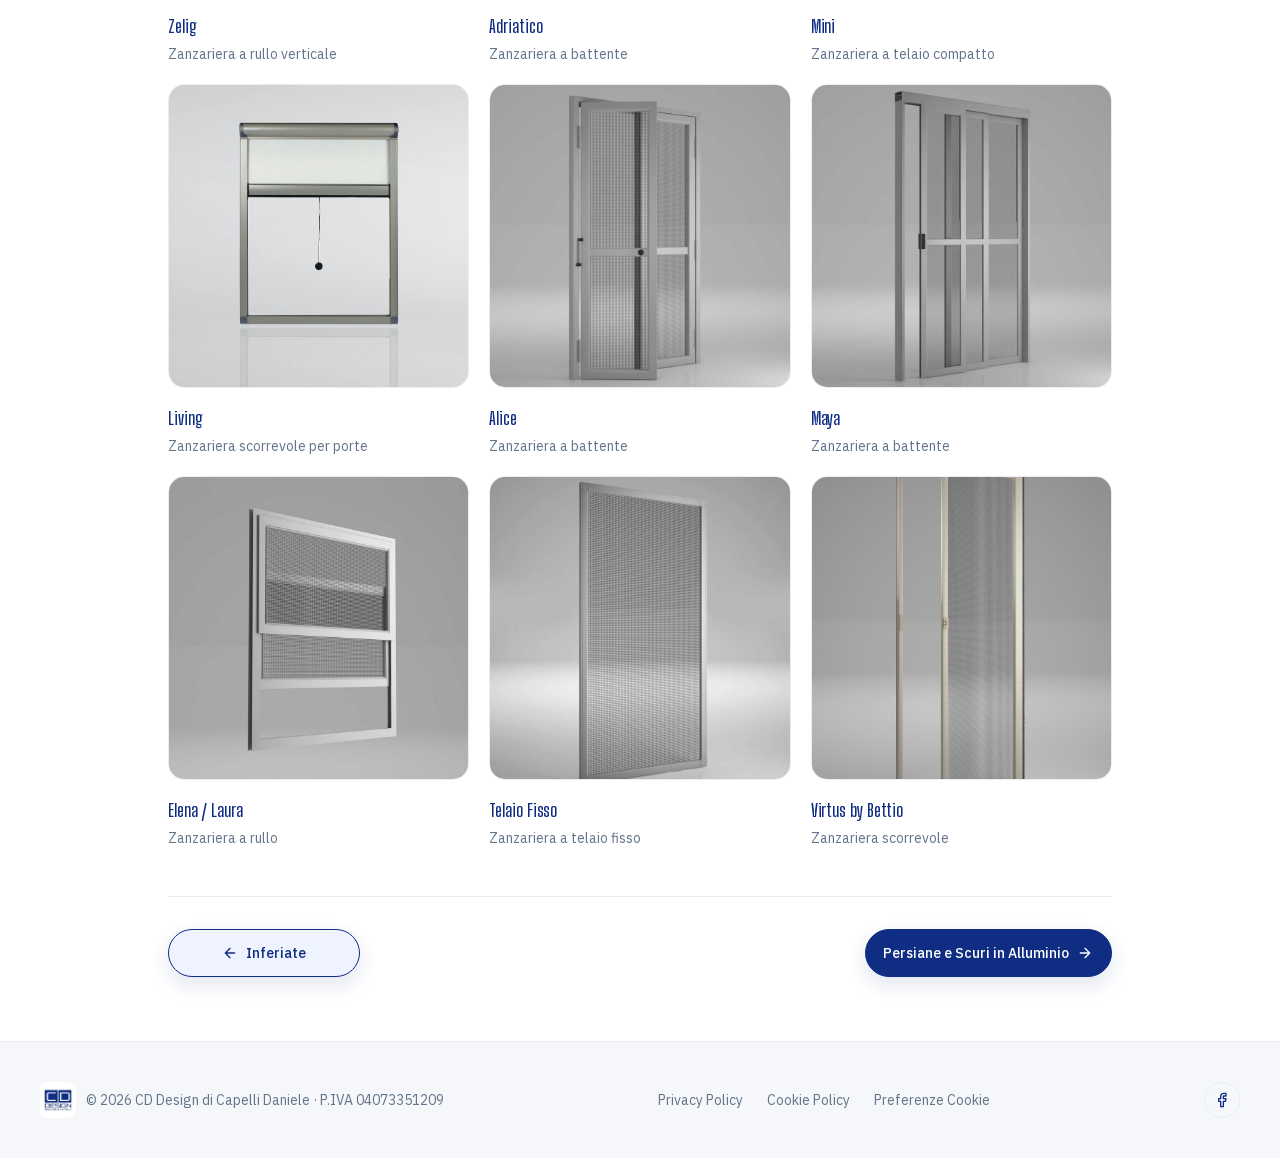
<file: zanzariere.html>
<!DOCTYPE html>
<html lang="it">
<head>
<meta charset="UTF-8">
<meta name="viewport" content="width=device-width, initial-scale=1.0">
<script type="text/javascript" src="https://embeds.iubenda.com/widgets/5c360cf1-d263-40f5-886e-3d1045f3835b.js"></script>
<style>#iub-legal-footer { display: none !important; }</style>
<title>Zanzariere Bettio | CD Design Porte &amp; Finestre</title>
<meta name="description" content="Zanzariere su misura per ogni tipo di apertura: a rullo, plissettate o scorrevoli. Pensate per lasciare entrare aria e luce tenendo fuori gli insetti, senza compromettere l'estetica dell'infisso.">
<link rel="canonical" href="https://cd-design.eu/zanzariere.html">
<meta property="og:type" content="website">
<meta property="og:site_name" content="CD Design Porte &amp; Finestre">
<meta property="og:locale" content="it_IT">
<meta property="og:url" content="https://cd-design.eu/zanzariere.html">
<meta property="og:title" content="Zanzariere Bettio | CD Design Porte &amp; Finestre">
<meta property="og:description" content="Zanzariere su misura per ogni tipo di apertura: a rullo, plissettate o scorrevoli. Pensate per lasciare entrare aria e luce tenendo fuori gli insetti, senza compromettere l'estetica dell'infisso.">
<meta property="og:image" content="https://cd-design.eu/images/zanzariere-bettio-neoscenica-wide.jpg">
<meta name="twitter:card" content="summary_large_image">
<meta name="twitter:title" content="Zanzariere Bettio | CD Design Porte &amp; Finestre">
<meta name="twitter:description" content="Zanzariere su misura per ogni tipo di apertura: a rullo, plissettate o scorrevoli. Pensate per lasciare entrare aria e luce tenendo fuori gli insetti, senza compromettere l'estetica dell'infisso.">
<meta name="twitter:image" content="https://cd-design.eu/images/zanzariere-bettio-neoscenica-wide.jpg">
<link rel="preload" href="assets/fonts/IBMPlexSans-latin-118b756c.woff2" as="font" type="font/woff2" crossorigin>
<link rel="preload" href="assets/fonts/BigShouldersDisplay-latin-48e1b4bf.woff2" as="font" type="font/woff2" crossorigin>
<link rel="stylesheet" href="assets/fonts.css">
<link rel="stylesheet" href="assets/product-gallery.css">
<style>
  html { scroll-behavior: smooth; }
  #dropdownMenu { max-height: calc(100vh - 6rem); overscroll-behavior: contain; -webkit-overflow-scrolling: touch; }
  #prodottiSubmenu { flex-shrink: 0; }
  @supports (height: 100dvh) { #dropdownMenu { max-height: calc(100dvh - 6rem); } }
  body { font-family: 'IBM Plex Sans', sans-serif; background:#fff; color:#0f2d83; }
  h1,h2,h3,h4, .font-display { font-family: 'Big Shoulders Display', sans-serif; letter-spacing: -0.005em; }
  .glass-nav {
    background: rgba(255,255,255,0.8);
    backdrop-filter: blur(12px);
    -webkit-backdrop-filter: blur(12px);
  }

  .spec-frame { position: relative; }
  .spec-tick { position: absolute; width: 16px; height: 16px; opacity: 0.45; pointer-events: none; }
  .spec-tick.tl { top: -7px; left: -7px; border-top: 2px solid currentColor; border-left: 2px solid currentColor; }
  .spec-tick.tr { top: -7px; right: -7px; border-top: 2px solid currentColor; border-right: 2px solid currentColor; }
  .spec-tick.bl { bottom: -7px; left: -7px; border-bottom: 2px solid currentColor; border-left: 2px solid currentColor; }
  .spec-tick.br { bottom: -7px; right: -7px; border-bottom: 2px solid currentColor; border-right: 2px solid currentColor; }
</style>
<link rel="stylesheet" href="assets/tailwind.css">
</head>
<body class="antialiased">

<!-- NAVIGATION -->
<nav class="glass-nav fixed top-0 left-0 right-0 z-50 h-20 border-b border-brand-100">
  <div class="relative max-w-7xl mx-auto h-full px-6 md:px-10 flex items-center justify-end">
    <a href="index.html" aria-label="CD Design - Home" class="absolute left-1/2 top-1/2 -translate-x-1/2 -translate-y-1/2 flex items-center gap-2">
      <img src="images/logo.jpg" alt="CD Design Porte &amp; Finestre" class="h-[3.75rem] md:h-12 w-auto object-contain rounded-md">
    </a>
    <div class="relative">
      <button id="menuBtn" aria-label="Apri menu" aria-expanded="false" class="w-11 h-11 rounded-full border border-brand-100 flex items-center justify-center hover:border-brand-900 transition-colors bg-white/70">
        <svg id="menuIconOpen" width="20" height="20" viewBox="0 0 24 24" aria-hidden="true" style="vertical-align:-0.125em"><path fill="none" stroke="currentColor" stroke-linecap="round" stroke-linejoin="round" stroke-width="2" d="M4 5h16M4 12h16M4 19h16"/></svg>
        <svg id="menuIconClose" class="hidden" width="20" height="20" viewBox="0 0 24 24" aria-hidden="true" style="vertical-align:-0.125em"><path fill="none" stroke="currentColor" stroke-linecap="round" stroke-linejoin="round" stroke-width="2" d="M18 6L6 18M6 6l12 12"/></svg>
      </button>
      <div id="dropdownMenu" class="hidden absolute right-0 top-14 w-72 bg-white rounded-2xl shadow-2xl border border-brand-100 p-3 flex flex-col gap-1 max-h-[80vh] overflow-y-auto">
        <button id="prodottiToggle" type="button" aria-expanded="false" class="w-full flex items-center justify-between px-4 py-3.5 rounded-xl hover:bg-brand-50 transition-colors">
          <span class="text-sm font-semibold">Prodotti</span>
          <span id="prodottiPlus" class="w-6 h-6 rounded-full bg-brand-900 text-white flex items-center justify-center text-base leading-none font-medium transition-transform duration-300 ease-in-out">+</span>
        </button>
        <div id="prodottiSubmenu" class="overflow-hidden max-h-0 transition-[max-height] duration-300 ease-in-out">
          <div class="flex flex-col gap-0.5 pt-1 pb-2 pl-3 border-l-2 border-brand-50 ml-4">
          <a href="infissi-pvc.html" class="px-4 py-2.5 rounded-lg hover:bg-brand-50 text-sm text-brand-400 hover:text-brand-900 transition-colors">Infissi in PVC</a>
          <a href="infissi-alluminio.html" class="px-4 py-2.5 rounded-lg hover:bg-brand-50 text-sm text-brand-400 hover:text-brand-900 transition-colors">Infissi in Alluminio</a>
          <a href="infissi-legno.html" class="px-4 py-2.5 rounded-lg hover:bg-brand-50 text-sm text-brand-400 hover:text-brand-900 transition-colors">Infissi in Legno</a>
          <a href="porte-blindate.html" class="px-4 py-2.5 rounded-lg hover:bg-brand-50 text-sm text-brand-400 hover:text-brand-900 transition-colors">Porte Blindate</a>
          <a href="inferiate.html" class="px-4 py-2.5 rounded-lg hover:bg-brand-50 text-sm text-brand-400 hover:text-brand-900 transition-colors">Inferiate</a>
          <a href="zanzariere.html" class="px-4 py-2.5 rounded-lg hover:bg-brand-50 text-sm text-brand-400 hover:text-brand-900 transition-colors">Zanzariere</a>
          <a href="persiane-scuri-alluminio.html" class="px-4 py-2.5 rounded-lg hover:bg-brand-50 text-sm text-brand-400 hover:text-brand-900 transition-colors">Persiane e Scuri in Alluminio</a>
          <a href="porte-interne.html" class="px-4 py-2.5 rounded-lg hover:bg-brand-50 text-sm text-brand-400 hover:text-brand-900 transition-colors">Porte Interne</a>
          <a href="tapparelle-alluminio.html" class="px-4 py-2.5 rounded-lg hover:bg-brand-50 text-sm text-brand-400 hover:text-brand-900 transition-colors">Tapparelle in Alluminio</a>
          <a href="tende-caduta-sole.html" class="px-4 py-2.5 rounded-lg hover:bg-brand-50 text-sm text-brand-400 hover:text-brand-900 transition-colors">Tende da Sole</a>
          </div>
        </div>
        <a href="index.html#realizzazioni" class="px-4 py-3.5 rounded-xl hover:bg-brand-50 transition-colors text-sm font-medium">Realizzazioni</a>
        <a href="index.html#recensioni" class="px-4 py-3.5 rounded-xl hover:bg-brand-50 transition-colors text-sm font-medium">Recensioni</a>
        <a href="index.html#contatti" class="mt-1 bg-brand-900 text-white text-sm font-semibold px-4 py-3.5 rounded-xl text-center hover:-translate-y-0.5 transition-transform">Richiedi Preventivo</a>
      </div>
    </div>
  </div>
</nav>


<!-- HEADER CATEGORIA -->
<section class="pt-28 pb-10 md:pt-36 md:pb-14 bg-brand-50">
  <div class="max-w-5xl mx-auto px-6 md:px-10">
    <a href="index.html" class="product-back-button inline-flex items-center gap-2 text-sm font-medium transition-all mb-6">
      <svg width="16" height="16" viewBox="0 0 24 24" aria-hidden="true" style="vertical-align:-0.125em"><path fill="none" stroke="currentColor" stroke-linecap="round" stroke-linejoin="round" stroke-width="2" d="m12 19l-7-7l7-7m7 7H5"/></svg>
      Torna al sito
    </a>
    <p class="text-xs font-semibold tracking-widest uppercase text-accent mb-3">Prodotti &middot; 06/10</p>
    <h1 class="font-display font-bold text-4xl md:text-6xl tracking-tight max-w-2xl mb-3">Zanzariere Bettio</h1>
    <p class="text-sm font-medium text-brand-400">Comfort &middot; Aria Pulita</p>
  </div>
</section>

<!-- DETTAGLIO -->
<section class="product-detail bg-white py-12 md:py-16">
  <div class="max-w-5xl mx-auto px-6 md:px-10">
    <div class="spec-frame relative mb-8">
      <span class="spec-tick tl text-brand-900/50"></span>
      <span class="spec-tick tr text-brand-900/50"></span>
      <span class="spec-tick bl text-brand-900/50"></span>
      <span class="spec-tick br text-brand-900/50"></span>
      <div class="product-intro-media" style="--intro-position: 50% 47%;">
        <img src="images/zanzariere-bettio-neoscenica-wide.jpg" width="1200" height="800" fetchpriority="high" alt="Zanzariera Neoscenica Bettio aperta lateralmente" class="w-full h-full object-cover">
      </div>
      <p class="mt-3 text-center text-xs text-brand-400">Immagine prodotto Bettio</p>
    </div>
    <p class="text-brand-400 leading-relaxed max-w-2xl mb-10 text-base md:text-lg">Zanzariere su misura per ogni tipo di apertura: a rullo, plissettate o scorrevoli. Pensate per lasciare entrare aria e luce tenendo fuori gli insetti, senza compromettere l'estetica dell'infisso.</p>

    <h2 class="font-display font-semibold text-2xl mb-6">Prodotti disponibili</h2>
        <h3 class="font-display font-semibold text-lg text-accent uppercase tracking-wide mt-2 mb-5">Zanzariere su Misura</h3>
    <div class="grid sm:grid-cols-2 lg:grid-cols-3 gap-4 md:gap-5 mb-12">
      <div class="group">
        <div class="product-card-media overflow-hidden rounded-2xl h-56 md:h-64 bg-brand-50 border border-brand-100">
          <img src="images/bt_neoscenica.jpg" loading="lazy" alt="Neoscenica" class="w-full h-full object-cover transition-transform duration-500 ease-out group-hover:scale-105">
        </div>
        <h3 class="font-display font-semibold text-lg mt-4">Neoscenica</h3>
        <p class="text-sm text-brand-400 mt-1">Laterale senza barriere anticimice</p>
      </div>
      <div class="group">
        <div class="product-card-media overflow-hidden rounded-2xl h-56 md:h-64 bg-brand-50 border border-brand-100">
          <img src="images/bt_miniscenicaevo.jpg" loading="lazy" alt="Miniscenica Evo" class="w-full h-full object-cover transition-transform duration-500 ease-out group-hover:scale-105">
        </div>
        <h3 class="font-display font-semibold text-lg mt-4">Miniscenica Evo</h3>
        <p class="text-sm text-brand-400 mt-1">Laterale senza barriere 40 mm</p>
      </div>
      <div class="group">
        <div class="product-card-media overflow-hidden rounded-2xl h-56 md:h-64 bg-brand-50 border border-brand-100">
          <img src="images/bt_picoscenica.jpg" loading="lazy" alt="Picoscenica" class="w-full h-full object-cover transition-transform duration-500 ease-out group-hover:scale-105">
        </div>
        <h3 class="font-display font-semibold text-lg mt-4">Picoscenica</h3>
        <p class="text-sm text-brand-400 mt-1">Laterale senza barriere 25 mm</p>
      </div>
      <div class="group">
        <div class="product-card-media overflow-hidden rounded-2xl h-56 md:h-64 bg-brand-50 border border-brand-100">
          <img src="images/bt_estetika.jpg" loading="lazy" alt="Estetika" class="w-full h-full object-cover transition-transform duration-500 ease-out group-hover:scale-105">
        </div>
        <h3 class="font-display font-semibold text-lg mt-4">Estetika</h3>
        <p class="text-sm text-brand-400 mt-1">Molla clic-clak 50 mm anticimice</p>
      </div>
      <div class="group">
        <div class="product-card-media overflow-hidden rounded-2xl h-56 md:h-64 bg-brand-50 border border-brand-100">
          <img src="images/bt_estetikamotorizzata.jpg" loading="lazy" alt="Estetika Motorizzata" class="w-full h-full object-cover transition-transform duration-500 ease-out group-hover:scale-105">
        </div>
        <h3 class="font-display font-semibold text-lg mt-4">Estetika Motorizzata</h3>
        <p class="text-sm text-brand-400 mt-1">Verticale motorizzata 50 mm</p>
      </div>
    </div>
    <h3 class="font-display font-semibold text-lg text-accent uppercase tracking-wide mt-2 mb-5">Zanzariere inBarra</h3>
    <div class="grid sm:grid-cols-2 lg:grid-cols-3 gap-4 md:gap-5 mb-12">
      <div class="group">
        <div class="product-card-media overflow-hidden rounded-2xl h-56 md:h-64 bg-brand-50 border border-brand-100">
          <img src="images/bt_neoscenicabarra.jpg" loading="lazy" alt="Neoscenica inBarra" class="w-full h-full object-cover transition-transform duration-500 ease-out group-hover:scale-105">
        </div>
        <h3 class="font-display font-semibold text-lg mt-4">Neoscenica inBarra</h3>
        <p class="text-sm text-brand-400 mt-1">Zanzariera laterale scorrevole</p>
      </div>
      <div class="group">
        <div class="product-card-media overflow-hidden rounded-2xl h-56 md:h-64 bg-brand-50 border border-brand-100">
          <img src="images/bt_scenipro.jpg" loading="lazy" alt="Scenipro" class="w-full h-full object-cover transition-transform duration-500 ease-out group-hover:scale-105">
        </div>
        <h3 class="font-display font-semibold text-lg mt-4">Scenipro</h3>
        <p class="text-sm text-brand-400 mt-1">Zanzariera laterale scorrevole</p>
      </div>
      <div class="group">
        <div class="product-card-media overflow-hidden rounded-2xl h-56 md:h-64 bg-brand-50 border border-brand-100">
          <img src="images/bt_picoscenicabarra.jpg" loading="lazy" alt="Picoscenica inBarra" class="w-full h-full object-cover transition-transform duration-500 ease-out group-hover:scale-105">
        </div>
        <h3 class="font-display font-semibold text-lg mt-4">Picoscenica inBarra</h3>
        <p class="text-sm text-brand-400 mt-1">Ingombro ridotto 25 mm</p>
      </div>
      <div class="group">
        <div class="product-card-media overflow-hidden rounded-2xl h-56 md:h-64 bg-brand-50 border border-brand-100">
          <img src="images/bt_picoplis.jpg" loading="lazy" alt="Picoplis / Picoplis Maxi" class="w-full h-full object-cover transition-transform duration-500 ease-out group-hover:scale-105">
        </div>
        <h3 class="font-display font-semibold text-lg mt-4">Picoplis / Picoplis Maxi</h3>
        <p class="text-sm text-brand-400 mt-1">Zanzariera plissettata</p>
      </div>
      <div class="group">
        <div class="product-card-media overflow-hidden rounded-2xl h-56 md:h-64 bg-brand-50 border border-brand-100">
          <img src="images/bt_estetikabarra.jpg" loading="lazy" alt="Estetika inBarra" class="w-full h-full object-cover transition-transform duration-500 ease-out group-hover:scale-105">
        </div>
        <h3 class="font-display font-semibold text-lg mt-4">Estetika inBarra</h3>
        <p class="text-sm text-brand-400 mt-1">Scorrimento verticale</p>
      </div>
      <div class="group">
        <div class="product-card-media overflow-hidden rounded-2xl h-56 md:h-64 bg-brand-50 border border-brand-100">
          <img src="images/bt_revolux.jpg" loading="lazy" alt="Revolux by Bettio" class="w-full h-full object-cover transition-transform duration-500 ease-out group-hover:scale-105">
        </div>
        <h3 class="font-display font-semibold text-lg mt-4">Revolux by Bettio</h3>
        <p class="text-sm text-brand-400 mt-1">Zanzariera avvolgibile</p>
      </div>
      <div class="group">
        <div class="product-card-media overflow-hidden rounded-2xl h-56 md:h-64 bg-brand-50 border border-brand-100">
          <img src="images/bt_zelig.jpg" loading="lazy" alt="Zelig" class="w-full h-full object-cover transition-transform duration-500 ease-out group-hover:scale-105">
        </div>
        <h3 class="font-display font-semibold text-lg mt-4">Zelig</h3>
        <p class="text-sm text-brand-400 mt-1">Zanzariera a rullo verticale</p>
      </div>
      <div class="group">
        <div class="product-card-media overflow-hidden rounded-2xl h-56 md:h-64 bg-brand-50 border border-brand-100">
          <img src="images/bt_adriatico.jpg" loading="lazy" alt="Adriatico" class="w-full h-full object-cover transition-transform duration-500 ease-out group-hover:scale-105">
        </div>
        <h3 class="font-display font-semibold text-lg mt-4">Adriatico</h3>
        <p class="text-sm text-brand-400 mt-1">Zanzariera a battente</p>
      </div>
      <div class="group">
        <div class="product-card-media overflow-hidden rounded-2xl h-56 md:h-64 bg-brand-50 border border-brand-100">
          <img src="images/bt_mini.jpg" loading="lazy" alt="Mini" class="w-full h-full object-cover transition-transform duration-500 ease-out group-hover:scale-105">
        </div>
        <h3 class="font-display font-semibold text-lg mt-4">Mini</h3>
        <p class="text-sm text-brand-400 mt-1">Zanzariera a telaio compatto</p>
      </div>
      <div class="group">
        <div class="product-card-media overflow-hidden rounded-2xl h-56 md:h-64 bg-brand-50 border border-brand-100">
          <img src="images/bt_living.jpg" loading="lazy" alt="Living" class="w-full h-full object-cover transition-transform duration-500 ease-out group-hover:scale-105">
        </div>
        <h3 class="font-display font-semibold text-lg mt-4">Living</h3>
        <p class="text-sm text-brand-400 mt-1">Zanzariera scorrevole per porte</p>
      </div>
      <div class="group">
        <div class="product-card-media overflow-hidden rounded-2xl h-56 md:h-64 bg-brand-50 border border-brand-100">
          <img src="images/bt_alice.jpg" loading="lazy" alt="Alice" class="w-full h-full object-cover transition-transform duration-500 ease-out group-hover:scale-105">
        </div>
        <h3 class="font-display font-semibold text-lg mt-4">Alice</h3>
        <p class="text-sm text-brand-400 mt-1">Zanzariera a battente</p>
      </div>
      <div class="group">
        <div class="product-card-media overflow-hidden rounded-2xl h-56 md:h-64 bg-brand-50 border border-brand-100">
          <img src="images/bt_maya.jpg" loading="lazy" alt="Maya" class="w-full h-full object-cover transition-transform duration-500 ease-out group-hover:scale-105">
        </div>
        <h3 class="font-display font-semibold text-lg mt-4">Maya</h3>
        <p class="text-sm text-brand-400 mt-1">Zanzariera a battente</p>
      </div>
      <div class="group">
        <div class="product-card-media overflow-hidden rounded-2xl h-56 md:h-64 bg-brand-50 border border-brand-100">
          <img src="images/bt_elenalaura.jpg" loading="lazy" alt="Elena / Laura" class="w-full h-full object-cover transition-transform duration-500 ease-out group-hover:scale-105">
        </div>
        <h3 class="font-display font-semibold text-lg mt-4">Elena / Laura</h3>
        <p class="text-sm text-brand-400 mt-1">Zanzariera a rullo</p>
      </div>
      <div class="group">
        <div class="product-card-media overflow-hidden rounded-2xl h-56 md:h-64 bg-brand-50 border border-brand-100">
          <img src="images/bt_telaiofisso.jpg" loading="lazy" alt="Telaio Fisso" class="w-full h-full object-cover transition-transform duration-500 ease-out group-hover:scale-105">
        </div>
        <h3 class="font-display font-semibold text-lg mt-4">Telaio Fisso</h3>
        <p class="text-sm text-brand-400 mt-1">Zanzariera a telaio fisso</p>
      </div>
      <div class="group">
        <div class="product-card-media overflow-hidden rounded-2xl h-56 md:h-64 bg-brand-50 border border-brand-100">
          <img src="images/bt_virtus.jpg" loading="lazy" alt="Virtus by Bettio" class="w-full h-full object-cover transition-transform duration-500 ease-out group-hover:scale-105">
        </div>
        <h3 class="font-display font-semibold text-lg mt-4">Virtus by Bettio</h3>
        <p class="text-sm text-brand-400 mt-1">Zanzariera scorrevole</p>
      </div>
    </div>

    <div class="product-pager flex items-center justify-between border-t border-brand-100 pt-8">
      <a href="inferiate.html" class="product-pager__button inline-flex items-center gap-2 text-sm font-medium transition-all">
        <svg width="16" height="16" viewBox="0 0 24 24" aria-hidden="true" style="vertical-align:-0.125em"><path fill="none" stroke="currentColor" stroke-linecap="round" stroke-linejoin="round" stroke-width="2" d="m12 19l-7-7l7-7m7 7H5"/></svg>
        Inferiate
      </a>
      <a href="persiane-scuri-alluminio.html" class="product-pager__button inline-flex items-center gap-2 text-sm font-medium transition-all">
        Persiane e Scuri in Alluminio
        <svg width="16" height="16" viewBox="0 0 24 24" aria-hidden="true" style="vertical-align:-0.125em"><path fill="none" stroke="currentColor" stroke-linecap="round" stroke-linejoin="round" stroke-width="2" d="M5 12h14m-7-7l7 7l-7 7"/></svg>
      </a>
    </div>
  </div>
</section>

<!-- FOOTER -->
<footer class="bg-brand-50 border-t border-brand-100">
  <div class="max-w-7xl mx-auto px-6 md:px-10 py-10 flex flex-col md:flex-row items-center justify-between gap-6">
    <div class="flex items-center gap-2.5">
      <img src="images/logo.jpg" alt="CD Design" class="h-9 w-auto object-contain rounded-md">
      <p class="text-sm text-brand-400">&copy; <span id="year"></span> CD Design di Capelli Daniele &middot; P.IVA 04073351209</p>
    </div>
    <div class="flex gap-6 text-sm text-brand-400">
      <a href="https://www.iubenda.com/privacy-policy/68390861" class="iubenda-noiframe iubenda-embed hover:text-brand-900 transition-colors" title="Privacy Policy ">Privacy Policy</a>
      <a href="https://www.iubenda.com/privacy-policy/68390861/cookie-policy" class="iubenda-noiframe iubenda-embed hover:text-brand-900 transition-colors" title="Cookie Policy ">Cookie Policy</a>
      <a href="#" class="iubenda-cs-preferences-link hover:text-brand-900 transition-colors">Preferenze Cookie</a>
      <script type="text/javascript">(function (w,d) {var loader = function () {var s = d.createElement("script"), tag = d.getElementsByTagName("script")[0]; s.src="https://cdn.iubenda.com/iubenda.js"; tag.parentNode.insertBefore(s,tag);}; if(w.addEventListener){w.addEventListener("load", loader, false);}else if(w.attachEvent){w.attachEvent("onload", loader);}else{w.onload = loader;}})(window, document);</script>
    </div>
    <div class="flex gap-4">
      <a href="https://www.facebook.com/0cddesign/" target="_blank" rel="noopener" aria-label="Facebook" class="w-9 h-9 rounded-full border border-brand-100 flex items-center justify-center hover:bg-brand-900 hover:text-white hover:border-brand-900 transition-colors">
        <svg width="16" height="16" viewBox="0 0 24 24" aria-hidden="true" style="vertical-align:-0.125em"><path fill="none" stroke="currentColor" stroke-linecap="round" stroke-linejoin="round" stroke-width="2" d="M18 2h-3a5 5 0 0 0-5 5v3H7v4h3v8h4v-8h3l1-4h-4V7a1 1 0 0 1 1-1h3z"/></svg>
      </a>
    </div>
  </div>
</footer>


<script>
  document.getElementById('year').textContent = new Date().getFullYear();

  const menuBtn = document.getElementById('menuBtn');
  const dropdownMenu = document.getElementById('dropdownMenu');
  const menuIconOpen = document.getElementById('menuIconOpen');
  const menuIconClose = document.getElementById('menuIconClose');
  const prodottiToggle = document.getElementById('prodottiToggle');
  const prodottiSubmenu = document.getElementById('prodottiSubmenu');
  const prodottiPlus = document.getElementById('prodottiPlus');

  function collapseSubmenu() {
    prodottiSubmenu.style.maxHeight = '0px';
    prodottiToggle.setAttribute('aria-expanded', 'false');
    prodottiPlus.style.transform = 'rotate(0deg)';
  }
  function closeMenu() {
    dropdownMenu.classList.add('hidden');
    menuIconOpen.classList.remove('hidden');
    menuIconClose.classList.add('hidden');
    menuBtn.setAttribute('aria-expanded', 'false');
    collapseSubmenu();
  }
  function openMenu() {
    dropdownMenu.classList.remove('hidden');
    menuIconOpen.classList.add('hidden');
    menuIconClose.classList.remove('hidden');
    menuBtn.setAttribute('aria-expanded', 'true');
  }
  menuBtn.addEventListener('click', (e) => {
    e.stopPropagation();
    dropdownMenu.classList.contains('hidden') ? openMenu() : closeMenu();
  });
  prodottiToggle.addEventListener('click', (e) => {
    e.stopPropagation();
    const expanded = prodottiToggle.getAttribute('aria-expanded') === 'true';
    if (expanded) {
      collapseSubmenu();
    } else {
      prodottiToggle.setAttribute('aria-expanded', 'true');
      prodottiPlus.style.transform = 'rotate(45deg)';
      prodottiSubmenu.style.maxHeight = prodottiSubmenu.scrollHeight + 'px';
    }
  });
  dropdownMenu.querySelectorAll('a').forEach(a => a.addEventListener('click', closeMenu));
  document.addEventListener('click', (e) => {
    if (!dropdownMenu.contains(e.target) && e.target !== menuBtn) closeMenu();
  });
  document.addEventListener('keydown', (e) => { if (e.key === 'Escape') closeMenu(); });
</script>
<script src="assets/product-gallery.js"></script>
</body>
</html>
</file>
<file: assets/fonts.css>
/* latin-ext */
@font-face {
  font-family: 'Big Shoulders Display';
  font-style: normal;
  font-weight: 400;
  font-display: swap;
  src: url(fonts/BigShouldersDisplay-latin-ext-75ea2b55.woff2) format('woff2');
  unicode-range: U+0100-02BA, U+02BD-02C5, U+02C7-02CC, U+02CE-02D7, U+02DD-02FF, U+0304, U+0308, U+0329, U+1D00-1DBF, U+1E00-1E9F, U+1EF2-1EFF, U+2020, U+20A0-20AB, U+20AD-20C0, U+2113, U+2C60-2C7F, U+A720-A7FF;
}
/* latin */
@font-face {
  font-family: 'Big Shoulders Display';
  font-style: normal;
  font-weight: 400;
  font-display: swap;
  src: url(fonts/BigShouldersDisplay-latin-48e1b4bf.woff2) format('woff2');
  unicode-range: U+0000-00FF, U+0131, U+0152-0153, U+02BB-02BC, U+02C6, U+02DA, U+02DC, U+0304, U+0308, U+0329, U+2000-206F, U+20AC, U+2122, U+2191, U+2193, U+2212, U+2215, U+FEFF, U+FFFD;
}
/* latin-ext */
@font-face {
  font-family: 'Big Shoulders Display';
  font-style: normal;
  font-weight: 500;
  font-display: swap;
  src: url(fonts/BigShouldersDisplay-latin-ext-75ea2b55.woff2) format('woff2');
  unicode-range: U+0100-02BA, U+02BD-02C5, U+02C7-02CC, U+02CE-02D7, U+02DD-02FF, U+0304, U+0308, U+0329, U+1D00-1DBF, U+1E00-1E9F, U+1EF2-1EFF, U+2020, U+20A0-20AB, U+20AD-20C0, U+2113, U+2C60-2C7F, U+A720-A7FF;
}
/* latin */
@font-face {
  font-family: 'Big Shoulders Display';
  font-style: normal;
  font-weight: 500;
  font-display: swap;
  src: url(fonts/BigShouldersDisplay-latin-48e1b4bf.woff2) format('woff2');
  unicode-range: U+0000-00FF, U+0131, U+0152-0153, U+02BB-02BC, U+02C6, U+02DA, U+02DC, U+0304, U+0308, U+0329, U+2000-206F, U+20AC, U+2122, U+2191, U+2193, U+2212, U+2215, U+FEFF, U+FFFD;
}
/* latin-ext */
@font-face {
  font-family: 'Big Shoulders Display';
  font-style: normal;
  font-weight: 600;
  font-display: swap;
  src: url(fonts/BigShouldersDisplay-latin-ext-75ea2b55.woff2) format('woff2');
  unicode-range: U+0100-02BA, U+02BD-02C5, U+02C7-02CC, U+02CE-02D7, U+02DD-02FF, U+0304, U+0308, U+0329, U+1D00-1DBF, U+1E00-1E9F, U+1EF2-1EFF, U+2020, U+20A0-20AB, U+20AD-20C0, U+2113, U+2C60-2C7F, U+A720-A7FF;
}
/* latin */
@font-face {
  font-family: 'Big Shoulders Display';
  font-style: normal;
  font-weight: 600;
  font-display: swap;
  src: url(fonts/BigShouldersDisplay-latin-48e1b4bf.woff2) format('woff2');
  unicode-range: U+0000-00FF, U+0131, U+0152-0153, U+02BB-02BC, U+02C6, U+02DA, U+02DC, U+0304, U+0308, U+0329, U+2000-206F, U+20AC, U+2122, U+2191, U+2193, U+2212, U+2215, U+FEFF, U+FFFD;
}
/* latin-ext */
@font-face {
  font-family: 'Big Shoulders Display';
  font-style: normal;
  font-weight: 700;
  font-display: swap;
  src: url(fonts/BigShouldersDisplay-latin-ext-75ea2b55.woff2) format('woff2');
  unicode-range: U+0100-02BA, U+02BD-02C5, U+02C7-02CC, U+02CE-02D7, U+02DD-02FF, U+0304, U+0308, U+0329, U+1D00-1DBF, U+1E00-1E9F, U+1EF2-1EFF, U+2020, U+20A0-20AB, U+20AD-20C0, U+2113, U+2C60-2C7F, U+A720-A7FF;
}
/* latin */
@font-face {
  font-family: 'Big Shoulders Display';
  font-style: normal;
  font-weight: 700;
  font-display: swap;
  src: url(fonts/BigShouldersDisplay-latin-48e1b4bf.woff2) format('woff2');
  unicode-range: U+0000-00FF, U+0131, U+0152-0153, U+02BB-02BC, U+02C6, U+02DA, U+02DC, U+0304, U+0308, U+0329, U+2000-206F, U+20AC, U+2122, U+2191, U+2193, U+2212, U+2215, U+FEFF, U+FFFD;
}
/* latin-ext */
@font-face {
  font-family: 'Big Shoulders Display';
  font-style: normal;
  font-weight: 800;
  font-display: swap;
  src: url(fonts/BigShouldersDisplay-latin-ext-75ea2b55.woff2) format('woff2');
  unicode-range: U+0100-02BA, U+02BD-02C5, U+02C7-02CC, U+02CE-02D7, U+02DD-02FF, U+0304, U+0308, U+0329, U+1D00-1DBF, U+1E00-1E9F, U+1EF2-1EFF, U+2020, U+20A0-20AB, U+20AD-20C0, U+2113, U+2C60-2C7F, U+A720-A7FF;
}
/* latin */
@font-face {
  font-family: 'Big Shoulders Display';
  font-style: normal;
  font-weight: 800;
  font-display: swap;
  src: url(fonts/BigShouldersDisplay-latin-48e1b4bf.woff2) format('woff2');
  unicode-range: U+0000-00FF, U+0131, U+0152-0153, U+02BB-02BC, U+02C6, U+02DA, U+02DC, U+0304, U+0308, U+0329, U+2000-206F, U+20AC, U+2122, U+2191, U+2193, U+2212, U+2215, U+FEFF, U+FFFD;
}
/* latin-ext */
@font-face {
  font-family: 'Big Shoulders Display';
  font-style: normal;
  font-weight: 900;
  font-display: swap;
  src: url(fonts/BigShouldersDisplay-latin-ext-75ea2b55.woff2) format('woff2');
  unicode-range: U+0100-02BA, U+02BD-02C5, U+02C7-02CC, U+02CE-02D7, U+02DD-02FF, U+0304, U+0308, U+0329, U+1D00-1DBF, U+1E00-1E9F, U+1EF2-1EFF, U+2020, U+20A0-20AB, U+20AD-20C0, U+2113, U+2C60-2C7F, U+A720-A7FF;
}
/* latin */
@font-face {
  font-family: 'Big Shoulders Display';
  font-style: normal;
  font-weight: 900;
  font-display: swap;
  src: url(fonts/BigShouldersDisplay-latin-48e1b4bf.woff2) format('woff2');
  unicode-range: U+0000-00FF, U+0131, U+0152-0153, U+02BB-02BC, U+02C6, U+02DA, U+02DC, U+0304, U+0308, U+0329, U+2000-206F, U+20AC, U+2122, U+2191, U+2193, U+2212, U+2215, U+FEFF, U+FFFD;
}
/* latin-ext */
@font-face {
  font-family: 'IBM Plex Sans';
  font-style: normal;
  font-weight: 300;
  font-stretch: 100%;
  font-display: swap;
  src: url(fonts/IBMPlexSans-latin-ext-05d29bfe.woff2) format('woff2');
  unicode-range: U+0100-02BA, U+02BD-02C5, U+02C7-02CC, U+02CE-02D7, U+02DD-02FF, U+0304, U+0308, U+0329, U+1D00-1DBF, U+1E00-1E9F, U+1EF2-1EFF, U+2020, U+20A0-20AB, U+20AD-20C0, U+2113, U+2C60-2C7F, U+A720-A7FF;
}
/* latin */
@font-face {
  font-family: 'IBM Plex Sans';
  font-style: normal;
  font-weight: 300;
  font-stretch: 100%;
  font-display: swap;
  src: url(fonts/IBMPlexSans-latin-118b756c.woff2) format('woff2');
  unicode-range: U+0000-00FF, U+0131, U+0152-0153, U+02BB-02BC, U+02C6, U+02DA, U+02DC, U+0304, U+0308, U+0329, U+2000-206F, U+20AC, U+2122, U+2191, U+2193, U+2212, U+2215, U+FEFF, U+FFFD;
}
/* latin-ext */
@font-face {
  font-family: 'IBM Plex Sans';
  font-style: normal;
  font-weight: 400;
  font-stretch: 100%;
  font-display: swap;
  src: url(fonts/IBMPlexSans-latin-ext-05d29bfe.woff2) format('woff2');
  unicode-range: U+0100-02BA, U+02BD-02C5, U+02C7-02CC, U+02CE-02D7, U+02DD-02FF, U+0304, U+0308, U+0329, U+1D00-1DBF, U+1E00-1E9F, U+1EF2-1EFF, U+2020, U+20A0-20AB, U+20AD-20C0, U+2113, U+2C60-2C7F, U+A720-A7FF;
}
/* latin */
@font-face {
  font-family: 'IBM Plex Sans';
  font-style: normal;
  font-weight: 400;
  font-stretch: 100%;
  font-display: swap;
  src: url(fonts/IBMPlexSans-latin-118b756c.woff2) format('woff2');
  unicode-range: U+0000-00FF, U+0131, U+0152-0153, U+02BB-02BC, U+02C6, U+02DA, U+02DC, U+0304, U+0308, U+0329, U+2000-206F, U+20AC, U+2122, U+2191, U+2193, U+2212, U+2215, U+FEFF, U+FFFD;
}
/* latin-ext */
@font-face {
  font-family: 'IBM Plex Sans';
  font-style: normal;
  font-weight: 500;
  font-stretch: 100%;
  font-display: swap;
  src: url(fonts/IBMPlexSans-latin-ext-05d29bfe.woff2) format('woff2');
  unicode-range: U+0100-02BA, U+02BD-02C5, U+02C7-02CC, U+02CE-02D7, U+02DD-02FF, U+0304, U+0308, U+0329, U+1D00-1DBF, U+1E00-1E9F, U+1EF2-1EFF, U+2020, U+20A0-20AB, U+20AD-20C0, U+2113, U+2C60-2C7F, U+A720-A7FF;
}
/* latin */
@font-face {
  font-family: 'IBM Plex Sans';
  font-style: normal;
  font-weight: 500;
  font-stretch: 100%;
  font-display: swap;
  src: url(fonts/IBMPlexSans-latin-118b756c.woff2) format('woff2');
  unicode-range: U+0000-00FF, U+0131, U+0152-0153, U+02BB-02BC, U+02C6, U+02DA, U+02DC, U+0304, U+0308, U+0329, U+2000-206F, U+20AC, U+2122, U+2191, U+2193, U+2212, U+2215, U+FEFF, U+FFFD;
}
/* latin-ext */
@font-face {
  font-family: 'IBM Plex Sans';
  font-style: normal;
  font-weight: 600;
  font-stretch: 100%;
  font-display: swap;
  src: url(fonts/IBMPlexSans-latin-ext-05d29bfe.woff2) format('woff2');
  unicode-range: U+0100-02BA, U+02BD-02C5, U+02C7-02CC, U+02CE-02D7, U+02DD-02FF, U+0304, U+0308, U+0329, U+1D00-1DBF, U+1E00-1E9F, U+1EF2-1EFF, U+2020, U+20A0-20AB, U+20AD-20C0, U+2113, U+2C60-2C7F, U+A720-A7FF;
}
/* latin */
@font-face {
  font-family: 'IBM Plex Sans';
  font-style: normal;
  font-weight: 600;
  font-stretch: 100%;
  font-display: swap;
  src: url(fonts/IBMPlexSans-latin-118b756c.woff2) format('woff2');
  unicode-range: U+0000-00FF, U+0131, U+0152-0153, U+02BB-02BC, U+02C6, U+02DA, U+02DC, U+0304, U+0308, U+0329, U+2000-206F, U+20AC, U+2122, U+2191, U+2193, U+2212, U+2215, U+FEFF, U+FFFD;
}
/* latin-ext */
@font-face {
  font-family: 'IBM Plex Sans';
  font-style: normal;
  font-weight: 700;
  font-stretch: 100%;
  font-display: swap;
  src: url(fonts/IBMPlexSans-latin-ext-05d29bfe.woff2) format('woff2');
  unicode-range: U+0100-02BA, U+02BD-02C5, U+02C7-02CC, U+02CE-02D7, U+02DD-02FF, U+0304, U+0308, U+0329, U+1D00-1DBF, U+1E00-1E9F, U+1EF2-1EFF, U+2020, U+20A0-20AB, U+20AD-20C0, U+2113, U+2C60-2C7F, U+A720-A7FF;
}
/* latin */
@font-face {
  font-family: 'IBM Plex Sans';
  font-style: normal;
  font-weight: 700;
  font-stretch: 100%;
  font-display: swap;
  src: url(fonts/IBMPlexSans-latin-118b756c.woff2) format('woff2');
  unicode-range: U+0000-00FF, U+0131, U+0152-0153, U+02BB-02BC, U+02C6, U+02DA, U+02DC, U+0304, U+0308, U+0329, U+2000-206F, U+20AC, U+2122, U+2191, U+2193, U+2212, U+2215, U+FEFF, U+FFFD;
}
</file>
<file: assets/product-gallery.css>
.product-intro-media {
  width: min(100%, 48rem);
  aspect-ratio: 4 / 3;
  margin-inline: auto;
  overflow: hidden;
  border-radius: 1.5rem;
  background: #f5f7fa;
}

.product-intro-media img {
  width: 100%;
  height: 100%;
  object-fit: cover;
  object-position: var(--intro-position, center);
}

.product-card-media {
  height: 18rem !important;
}

.product-card-media img {
  width: 100%;
  height: 100%;
  object-fit: cover !important;
  padding: 0 !important;
}

.product-card-media--contain img {
  object-fit: contain !important;
  padding: 0.6rem !important;
  background: #f5f7fa;
}

.product-back-button,
.product-pager__button {
  min-height: 3rem;
  padding: 0.75rem 1.1rem;
  border: 1px solid #0f2d83;
  border-radius: 999px;
  box-shadow: 0 8px 20px rgba(15, 45, 131, 0.12);
  text-decoration: none;
  transform: translateY(0);
}

.product-back-button {
  background: #0f2d83;
  color: #fff !important;
}

.product-back-button:hover,
.product-back-button:focus-visible {
  background: #081c5b;
  color: #fff !important;
  transform: translateY(-2px);
}

.product-pager {
  gap: 0.75rem;
}

.product-pager__button {
  flex: 1 1 0;
  justify-content: center;
  background: #eef3ff;
  color: #0f2d83 !important;
  text-align: center;
}

.product-pager__button:last-child {
  background: #0f2d83;
  color: #fff !important;
}

.product-pager__button:hover,
.product-pager__button:focus-visible {
  background: #3454c4;
  color: #fff !important;
  transform: translateY(-2px);
}

.product-detail img[data-gallery-ready="true"] {
  cursor: zoom-in;
}

.product-detail img[data-gallery-ready="true"]:focus-visible {
  outline: 3px solid #0f2d83;
  outline-offset: -5px;
}

.cd-lightbox__close:focus-visible {
  outline: 3px solid #fff;
  outline-offset: 4px;
}

.cd-lightbox {
  position: fixed;
  inset: 0;
  z-index: 100;
  display: grid;
  place-items: center;
  padding: 1rem;
  background: rgba(2, 6, 23, 0.92);
  opacity: 0;
  visibility: hidden;
  transition: opacity 180ms ease, visibility 180ms ease;
}

.cd-lightbox.is-open {
  opacity: 1;
  visibility: visible;
}

.cd-lightbox__figure {
  display: grid;
  gap: 0.75rem;
  max-width: min(92vw, 90rem);
  max-height: 90vh;
  margin: 0;
}

.cd-lightbox__image {
  display: block;
  max-width: 100%;
  max-height: 80vh;
  margin: auto;
  object-fit: contain;
  border-radius: 1rem;
}

.cd-lightbox__caption {
  color: #fff;
  text-align: center;
  font-size: 0.95rem;
}

.cd-lightbox__close {
  position: absolute;
  top: max(1rem, env(safe-area-inset-top));
  right: max(1rem, env(safe-area-inset-right));
  width: 3rem;
  height: 3rem;
  border: 1px solid rgba(255, 255, 255, 0.45);
  border-radius: 999px;
  background: rgba(15, 23, 42, 0.72);
  color: #fff;
  font-size: 1.75rem;
  line-height: 1;
}

body.cd-lightbox-open { overflow: hidden; }

@media (min-width: 768px) {
  .product-intro-media {
    width: min(100%, 56rem);
    aspect-ratio: 16 / 9;
  }

  .product-card-media {
    height: 19rem !important;
  }

  .product-pager__button {
    flex: 0 1 auto;
    min-width: 12rem;
  }
}

@media (prefers-reduced-motion: reduce) {
  .cd-lightbox { transition: none; }
}
</file>
